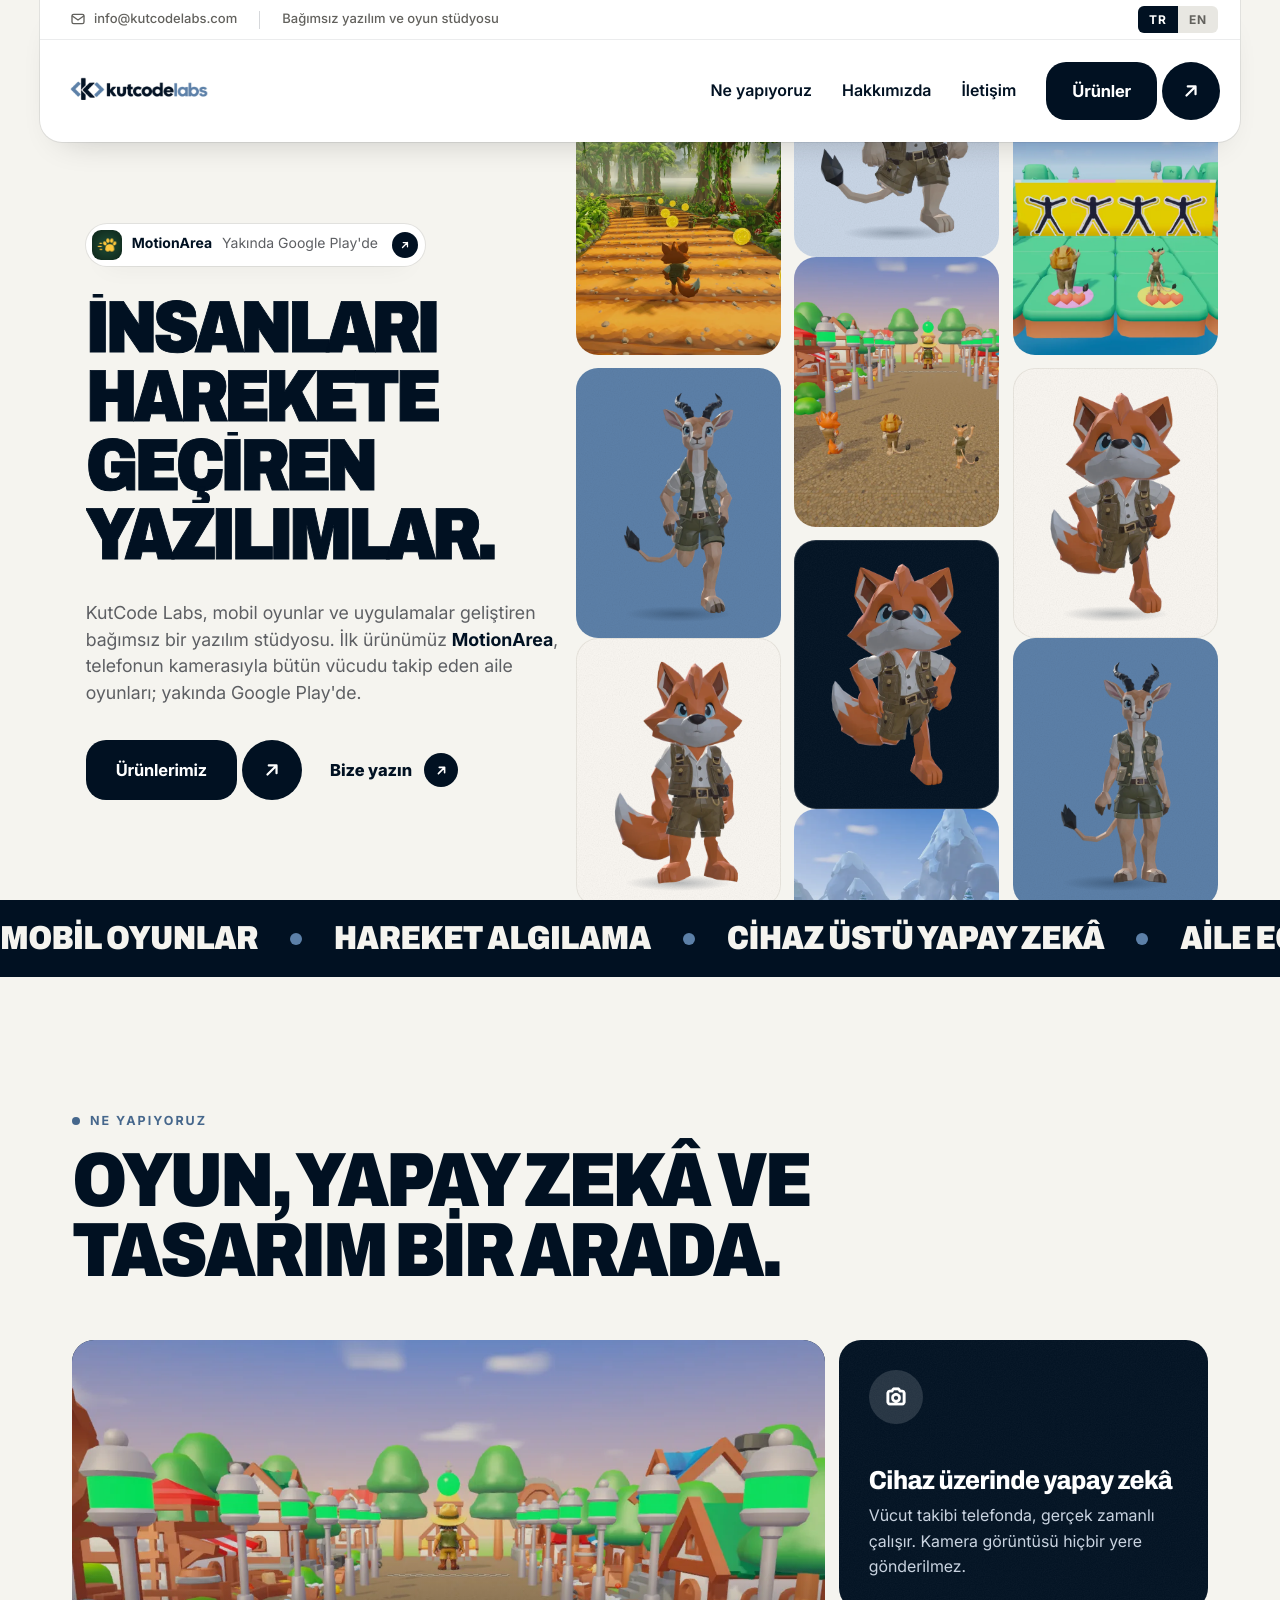
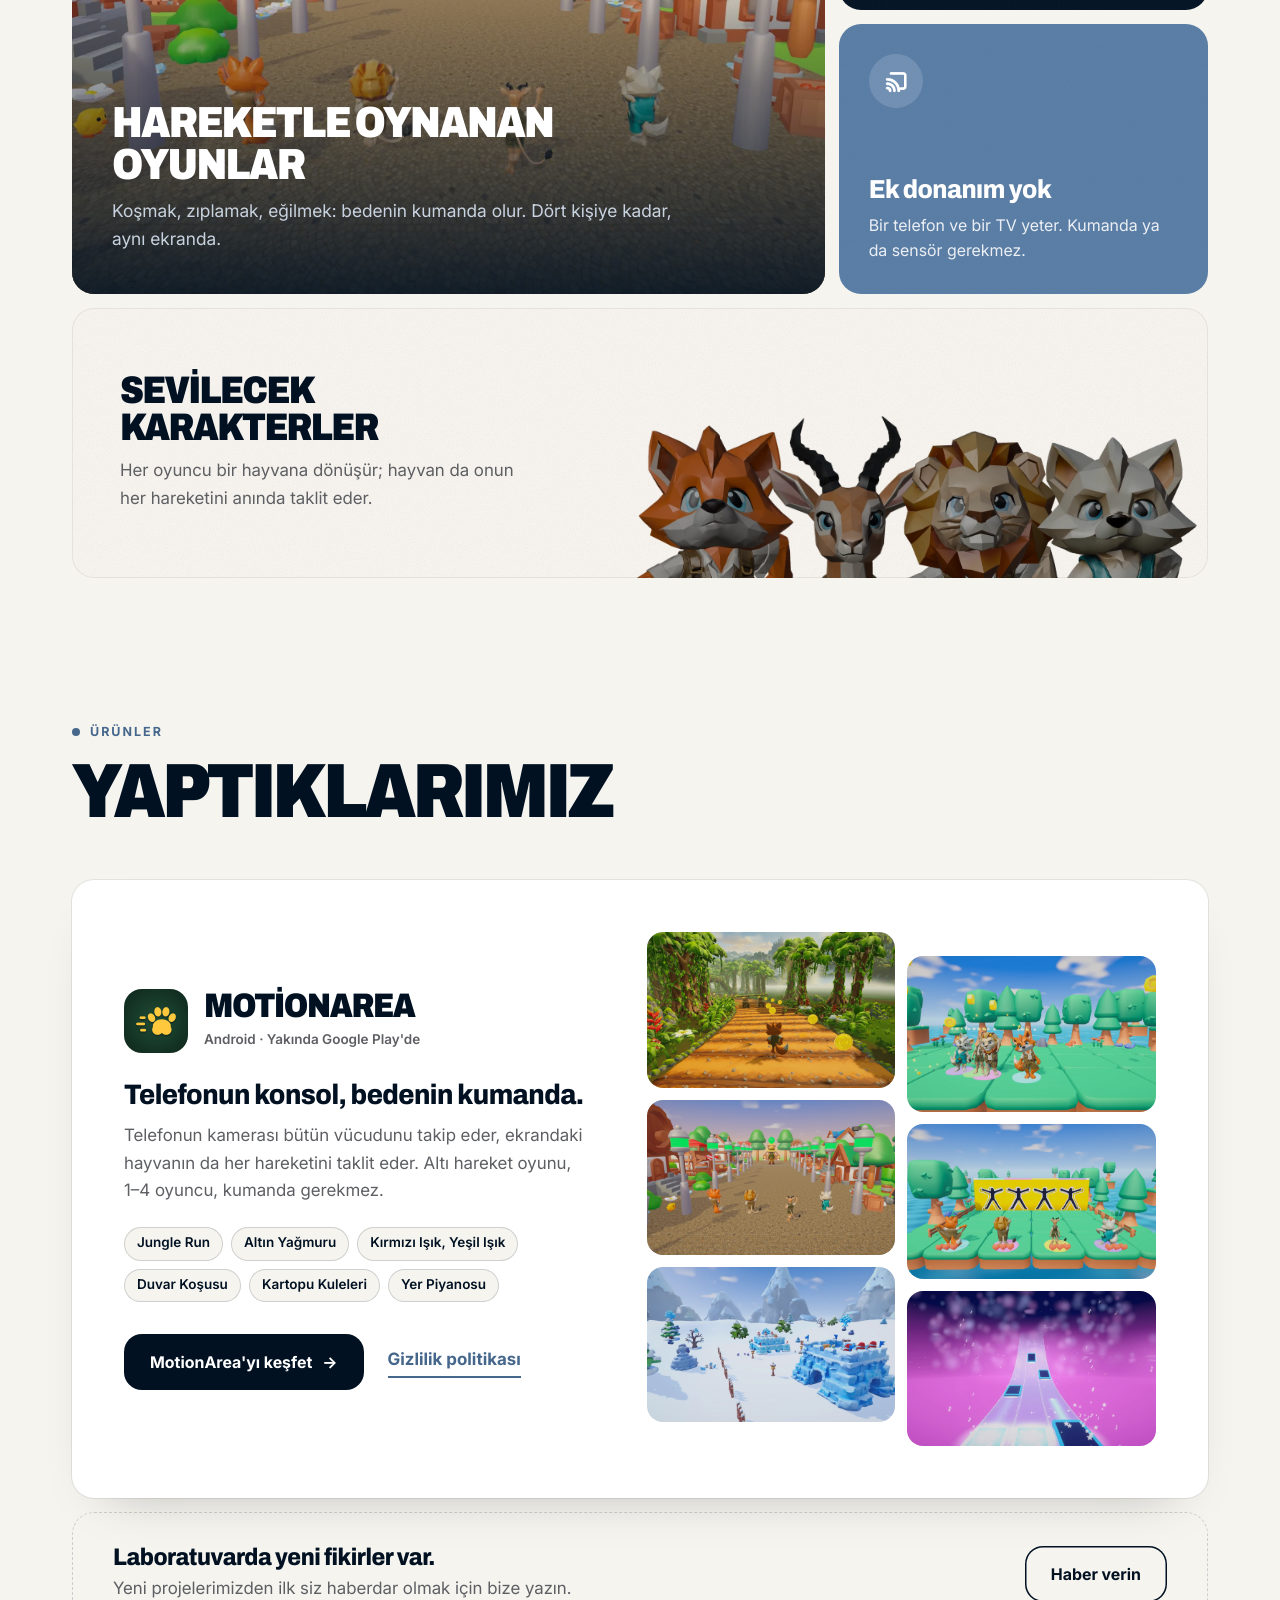
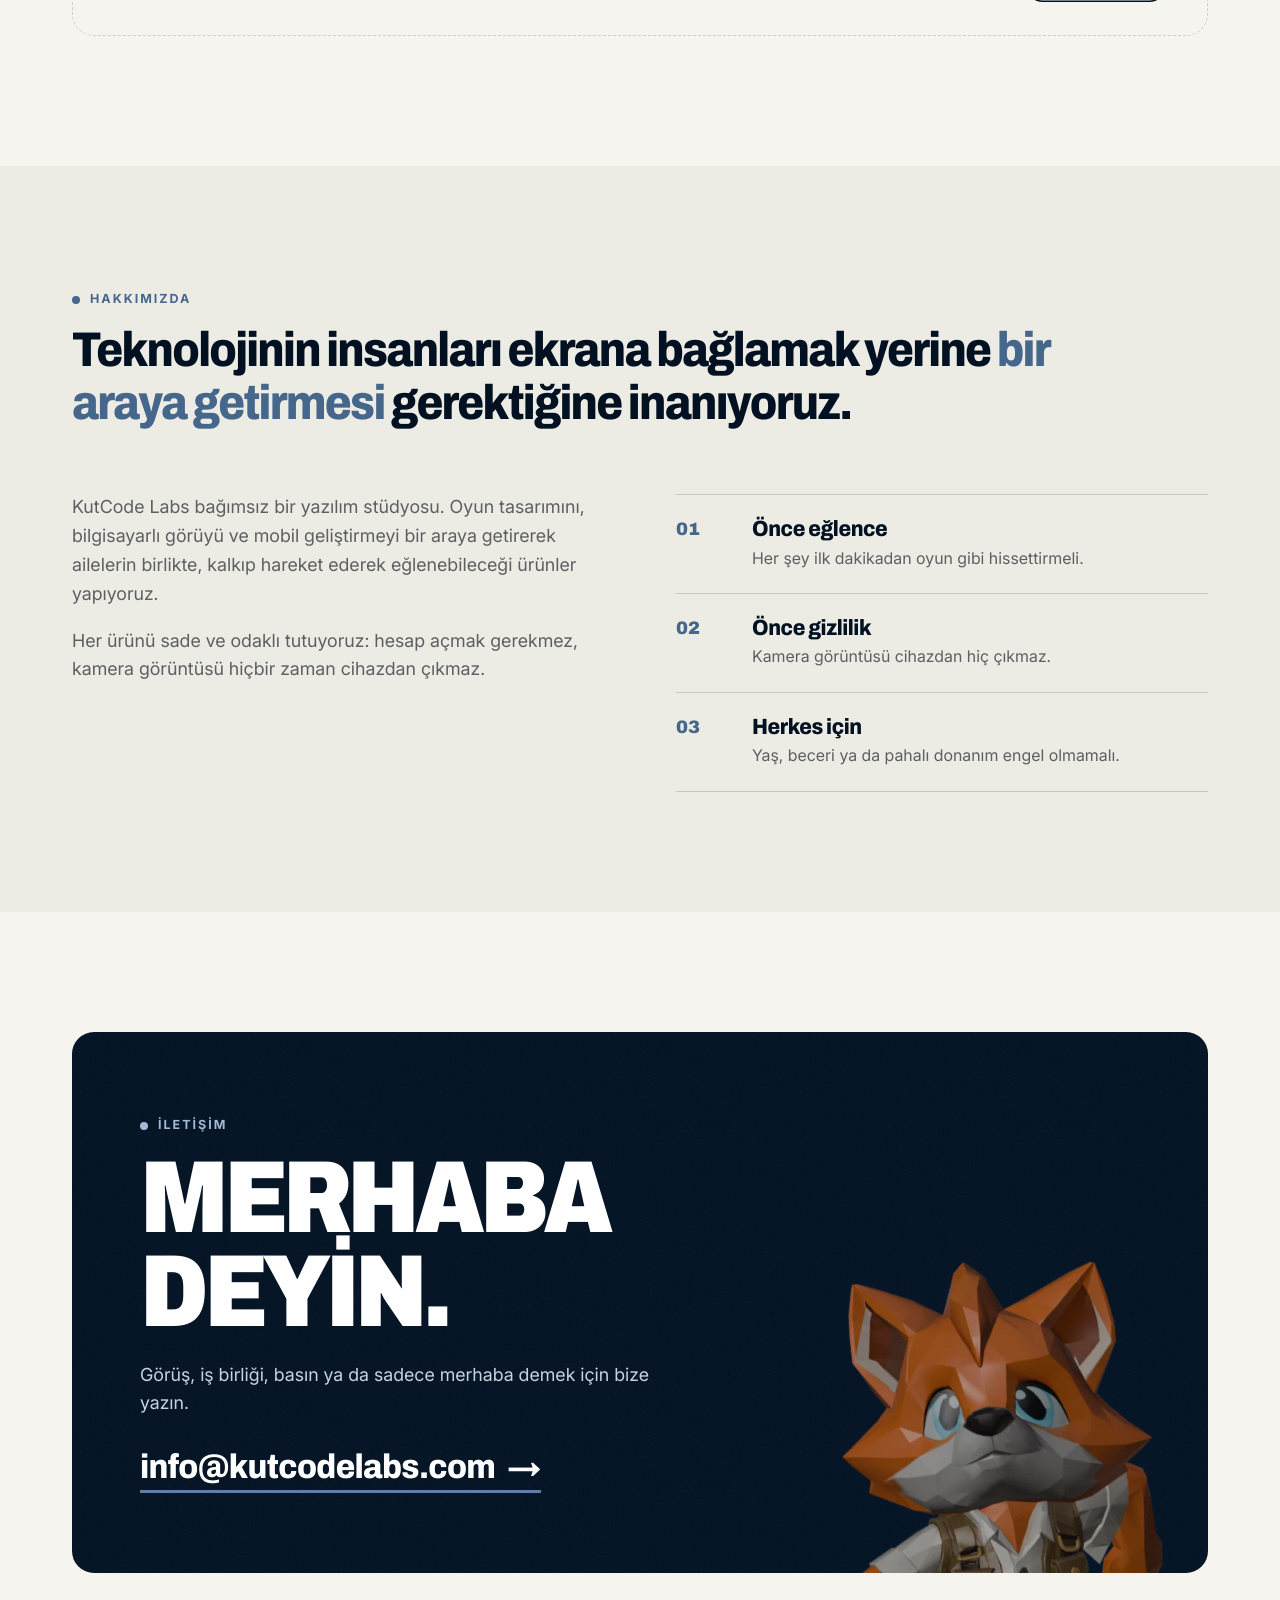
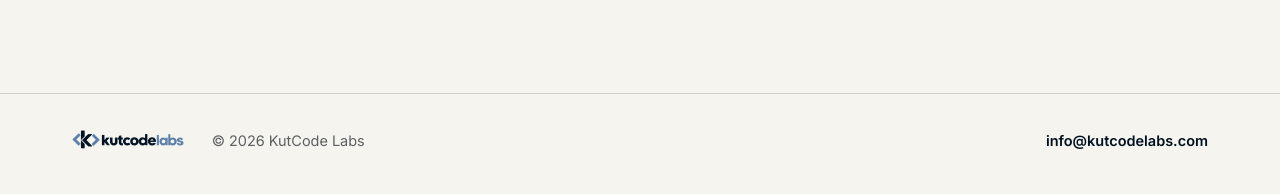
<file: index.html>
<!doctype html>
<html lang="tr" data-lang="tr" data-fixed-lang="tr">
<head>
<meta charset="utf-8">
<meta name="viewport" content="width=device-width, initial-scale=1, viewport-fit=cover">
<!-- seo:start -->
<title>KutCode Labs — Hareketle oynanan mobil oyunlar ve uygulamalar</title>
<meta name="description" content="Telefon kamerasıyla vücut hareketini algılayan mobil oyunlar geliştiren bağımsız stüdyo. İlk oyunumuz MotionArea: kumandasız, ailece 1–4 kişilik hareket oyunları.">
<meta name="keywords" content="KutCode Labs, kutcodelabs, MotionArea, mobil oyun stüdyosu, bağımsız oyun stüdyosu, Türk oyun stüdyosu, hareketle oynanan oyun, hareket oyunu, kameralı oyun, telefon kamerasıyla oyun, vücut hareketiyle oynanan oyun, vücut takibi, hareket algılama, cihaz üzerinde yapay zekâ, aile oyunu, çocuk oyunu, parti oyunu, kumandasız oyun, Kinect alternatifi, TV'de oynanan telefon oyunu, Android oyun, mobil uygulama geliştirme">
<meta name="author" content="KutCode Labs">
<meta name="publisher" content="KutCode Labs">
<meta name="robots" content="index, follow, max-image-preview:large, max-snippet:-1, max-video-preview:-1">
<link rel="canonical" href="https://kutcodelabs.com/">
<link rel="alternate" hreflang="tr" href="https://kutcodelabs.com/">
<link rel="alternate" hreflang="en" href="https://kutcodelabs.com/en/">
<link rel="alternate" hreflang="x-default" href="https://kutcodelabs.com/">
<meta property="og:type" content="website">
<meta property="og:site_name" content="KutCode Labs">
<meta property="og:title" content="KutCode Labs — Hareketle oynanan mobil oyunlar ve uygulamalar">
<meta property="og:description" content="Telefon kamerasıyla vücut hareketini algılayan mobil oyunlar geliştiren bağımsız stüdyo. İlk oyunumuz MotionArea: kumandasız, ailece 1–4 kişilik hareket oyunları.">
<meta property="og:url" content="https://kutcodelabs.com/">
<meta property="og:image" content="https://kutcodelabs.com/img/og-kutcode.jpg?v=2">
<meta property="og:image:width" content="1200">
<meta property="og:image:height" content="630">
<meta property="og:image:alt" content="KutCode Labs logosu ve MotionArea'nın hayvan karakterleri">
<meta property="og:locale" content="tr_TR">
<meta property="og:locale:alternate" content="en_US">
<meta name="twitter:card" content="summary_large_image">
<meta name="twitter:title" content="KutCode Labs — Hareketle oynanan mobil oyunlar ve uygulamalar">
<meta name="twitter:description" content="Telefon kamerasıyla vücut hareketini algılayan mobil oyunlar geliştiren bağımsız stüdyo. İlk oyunumuz MotionArea: kumandasız, ailece 1–4 kişilik hareket oyunları.">
<meta name="twitter:image" content="https://kutcodelabs.com/img/og-kutcode.jpg?v=2">
<meta name="twitter:image:alt" content="KutCode Labs logosu ve MotionArea'nın hayvan karakterleri">
<meta name="theme-color" content="#f5f4ef">
<meta name="application-name" content="KutCode Labs">
<meta name="apple-mobile-web-app-title" content="KutCode Labs">
<link rel="manifest" href="/site.webmanifest">
<script type="application/ld+json">
{
 "@context": "https://schema.org",
 "@graph": [
  {
   "@type": "Organization",
   "@id": "https://kutcodelabs.com/#organization",
   "name": "KutCode Labs",
   "alternateName": "kutcodelabs",
   "url": "https://kutcodelabs.com/",
   "logo": {
    "@type": "ImageObject",
    "url": "https://kutcodelabs.com/img/logo.png",
    "width": 394,
    "height": 120
   },
   "image": "https://kutcodelabs.com/img/og-kutcode.jpg",
   "email": "info@kutcodelabs.com",
   "description": "KutCode Labs, telefon kamerası ve cihaz üzerinde çalışan yapay zekâyla, hareketle oynanan mobil oyunlar ve uygulamalar geliştiren bağımsız bir yazılım stüdyosudur.",
   "founder": {
    "@type": "Person",
    "name": "Hilal Ulusoy"
   },
   "contactPoint": {
    "@type": "ContactPoint",
    "contactType": "customer support",
    "email": "info@kutcodelabs.com",
    "availableLanguage": [
     "Turkish",
     "English"
    ]
   },
   "knowsAbout": [
    "mobile game development",
    "motion games",
    "computer vision",
    "body tracking",
    "on-device machine learning",
    "family games",
    "Unity",
    "Android"
   ]
  },
  {
   "@type": "WebSite",
   "@id": "https://kutcodelabs.com/#website",
   "url": "https://kutcodelabs.com/",
   "name": "KutCode Labs",
   "inLanguage": [
    "tr",
    "en"
   ],
   "publisher": {
    "@id": "https://kutcodelabs.com/#organization"
   }
  },
  {
   "@type": "WebPage",
   "@id": "https://kutcodelabs.com/#webpage",
   "url": "https://kutcodelabs.com/",
   "name": "KutCode Labs — Hareketle oynanan mobil oyunlar ve uygulamalar",
   "description": "Telefon kamerasıyla vücut hareketini algılayan mobil oyunlar geliştiren bağımsız stüdyo. İlk oyunumuz MotionArea: kumandasız, ailece 1–4 kişilik hareket oyunları.",
   "inLanguage": "tr",
   "isPartOf": {
    "@id": "https://kutcodelabs.com/#website"
   },
   "about": {
    "@id": "https://kutcodelabs.com/#organization"
   },
   "primaryImageOfPage": {
    "@type": "ImageObject",
    "url": "https://kutcodelabs.com/img/og-kutcode.jpg"
   },
   "dateModified": "2026-10-13"
  },
  {
   "@type": [
    "VideoGame",
    "MobileApplication"
   ],
   "@id": "https://kutcodelabs.com/motionarea/#app",
   "name": "MotionArea",
   "url": "https://kutcodelabs.com/motionarea/",
   "operatingSystem": "Android",
   "applicationCategory": "GameApplication",
   "publisher": {
    "@id": "https://kutcodelabs.com/#organization"
   }
  }
 ]
}
</script>
<!-- seo:end -->
<link rel="icon" type="image/png" href="/favicon.png?v=2">
<link rel="apple-touch-icon" href="/apple-touch-icon.png?v=2">
<link rel="preconnect" href="https://fonts.googleapis.com">
<link rel="preconnect" href="https://fonts.gstatic.com" crossorigin>
<link href="https://fonts.googleapis.com/css2?family=Archivo:wdth,wght@62..125,100..900&family=Inter:wght@400;500;600;700;800&display=swap" rel="stylesheet">
<link rel="stylesheet" href="/styles.css?v=15">
<script src="/lang.js?v=5" defer></script>
<script src="/site.js?v=2" defer></script>
</head>
<body class="home">

<header class="hdr" data-open="false">
  <div class="util">
    <a class="u-item" href="mailto:info@kutcodelabs.com"><svg viewBox="0 0 24 24" fill="none" stroke="currentColor" stroke-width="2" stroke-linecap="round" stroke-linejoin="round" aria-hidden="true"><rect x="3" y="5" width="18" height="14" rx="2.5"/><path d="M3.5 7.5l8.5 6 8.5-6"/></svg><span>info@kutcodelabs.com</span></a>
    <span class="u-rule" aria-hidden="true"></span>
    <span class="u-item"><span lang="tr">Bağımsız yazılım ve oyun stüdyosu</span><span lang="en">Independent software &amp; game studio</span></span>
    <div class="lang" role="group" aria-label="Language"><button type="button" data-set="tr">TR</button><button type="button" data-set="en">EN</button></div>
  </div>
  <div class="main-row">
    <a class="brand" href="/" aria-label="KutCode Labs"><img src="/img/logo.png?v=2" alt="kutcodelabs" width="394" height="120"></a>
    <nav class="nav" aria-label="Main navigation">
      <a href="/#what"><span lang="tr">Ne yapıyoruz</span><span lang="en">What we do</span></a>
      <a href="/#about"><span lang="tr">Hakkımızda</span><span lang="en">About</span></a>
      <a href="/#contact"><span lang="tr">İletişim</span><span lang="en">Contact us</span></a>
    </nav>
    <a class="cta-pair" href="/#products"><span class="pill"><span lang="tr">Ürünler</span><span lang="en">Products</span></span><span class="circ"><svg viewBox="0 0 24 24" fill="none" stroke="currentColor" stroke-width="2.4" stroke-linecap="round" stroke-linejoin="round" aria-hidden="true"><path d="M5 12h14M13 6l6 6-6 6"/></svg></span></a>
    <button class="menu-btn" type="button" aria-expanded="false" aria-controls="menu"><span class="burger" aria-hidden="true"><i></i><i></i></span><span lang="tr">Menü</span><span lang="en">Menu</span></button>
  </div>
  <div class="panel" id="menu">
    <a href="/#products"><span lang="tr">Ürünler</span><span lang="en">Products</span></a>
    <a href="/#what"><span lang="tr">Ne yapıyoruz</span><span lang="en">What we do</span></a>
    <a href="/#about"><span lang="tr">Hakkımızda</span><span lang="en">About</span></a>
    <a href="/#contact"><span lang="tr">İletişim</span><span lang="en">Contact</span></a>
    <a href="/motionarea/">MotionArea</a>
    <div class="panel-foot"><a href="mailto:info@kutcodelabs.com">info@kutcodelabs.com</a><div class="lang" role="group" aria-label="Language"><button type="button" data-set="tr">TR</button><button type="button" data-set="en">EN</button></div></div>
  </div>
</header>

<main>
  <!-- The headline on the left; the games, the animals and a few numbers scrolling past on the right. -->
  <section class="stage-hero">
    <div class="hero-copy">
      <a class="hero-chip" href="/motionarea/"><img src="/img/motionarea-icon.png" alt="" width="30" height="30"><b>MotionArea</b><span lang="tr">Yakında Google Play'de</span><span lang="en">Coming soon to Google Play</span><span class="dot-arrow"><svg viewBox="0 0 24 24" fill="none" stroke="currentColor" stroke-width="2.6" stroke-linecap="round" stroke-linejoin="round" aria-hidden="true"><path d="M5 12h14M13 6l6 6-6 6"/></svg></span></a>
      <h1>
        <span lang="tr"><span class="ln"><span>İnsanları</span></span><span class="ln"><span>harekete</span></span><span class="ln"><span>geçiren</span></span><span class="ln"><span>yazılımlar.</span></span></span>
        <span lang="en"><span class="ln"><span>Software</span></span><span class="ln"><span>that gets</span></span><span class="ln"><span>people</span></span><span class="ln"><span>moving.</span></span></span>
      </h1>
      <p>
        <span lang="tr">KutCode Labs, mobil oyunlar ve uygulamalar geliştiren bağımsız bir yazılım stüdyosu. İlk ürünümüz <strong>MotionArea</strong>, telefonun kamerasıyla bütün vücudu takip eden aile oyunları; yakında Google Play'de.</span>
        <span lang="en">KutCode Labs is an independent software studio making mobile games and apps. Our first product, <strong>MotionArea</strong>, turns the phone's camera into a whole-body controller for family games — coming soon to Google Play.</span>
      </p>
      <div class="acts">
        <a class="cta-pair" href="#products"><span class="pill"><span lang="tr">Ürünlerimiz</span><span lang="en">Our products</span></span><span class="circ"><svg viewBox="0 0 24 24" fill="none" stroke="currentColor" stroke-width="2.4" stroke-linecap="round" stroke-linejoin="round" aria-hidden="true"><path d="M5 12h14M13 6l6 6-6 6"/></svg></span></a>
        <a class="text-link" href="#contact"><span lang="tr">Bize yazın</span><span lang="en">Write to us</span><span class="circ"><svg viewBox="0 0 24 24" fill="none" stroke="currentColor" stroke-width="2.6" stroke-linecap="round" stroke-linejoin="round" aria-hidden="true"><path d="M5 12h14M13 6l6 6-6 6"/></svg></span></a>
      </div>
    </div>
    <div class="grid" aria-hidden="true">
      <div class="col x2">
        <div class="cell ph" style="--pic: url('/img/hero-gold-rain.webp'); --pos: 33% 50%"></div>
        <div class="cell dark pet full"><img src="/img/animals-full/wolf-run.webp" alt="" width="399" height="640"></div>
        <div class="cell sand pet full"><img src="/img/animals-full/lion-run.webp" alt="" width="447" height="640"></div>
        <div class="cell pale pet full"><img src="/img/animals-full/gazelle-idle.webp" alt="" width="328" height="640"></div>
        <div class="cell cream pet full"><img src="/img/animals-full/fox-run.webp" alt="" width="383" height="640"></div>
        <div class="cell steel pet full"><img src="/img/animals-full/wolf-idle.webp" alt="" width="342" height="640"></div>
      </div>
      <div class="col x1">
        <div class="cell sand pet full"><img src="/img/animals-full/gazelle-run.webp" alt="" width="326" height="640"></div>
        <div class="cell ph" style="--pic: url('/img/hero-snowball-towers.webp'); --pos: 85% 50%"></div>
        <div class="cell steel pet full"><img src="/img/animals-full/fox-idle.webp" alt="" width="376" height="640"></div>
        <div class="cell ph" style="--pic: url('/img/hero-jungle-run.webp'); --pos: 85% 50%"></div>
        <div class="cell cream pet full"><img src="/img/animals-full/wolf-run.webp" alt="" width="399" height="640"></div>
        <div class="cell pale pet full"><img src="/img/animals-full/lion-idle.webp" alt="" width="398" height="640"></div>
      </div>
      <div class="col c1">
        <div class="cell ph" style="--pic: url('/img/hero-jungle-run.webp'); --pos: 52% 50%"></div>
        <div class="cell steel pet full"><img src="/img/animals-full/gazelle-run.webp" alt="" width="326" height="640"></div>
        <div class="cell cream pet full"><img src="/img/animals-full/fox-idle.webp" alt="" width="376" height="640"></div>
        <div class="cell sand pet full"><img src="/img/animals-full/lion-idle.webp" alt="" width="398" height="640"></div>
        <div class="cell ph" style="--pic: url('/img/hero-gold-rain.webp'); --pos: 33% 50%"></div>
        <div class="cell pale pet full"><img src="/img/animals-full/wolf-idle.webp" alt="" width="342" height="640"></div>
      </div>
      <div class="col c2">
        <div class="cell pale pet full"><img src="/img/animals-full/lion-run.webp" alt="" width="447" height="640"></div>
        <div class="cell ph" style="--pic: url('/img/hero-red-light.webp'); --pos: 42% 50%"></div>
        <div class="cell dark pet full"><img src="/img/animals-full/fox-run.webp" alt="" width="383" height="640"></div>
        <div class="cell ph" style="--pic: url('/img/hero-snowball-towers.webp'); --pos: 40% 50%"></div>
        <div class="cell steel pet full"><img src="/img/animals-full/gazelle-idle.webp" alt="" width="328" height="640"></div>
        <div class="cell sand pet full"><img src="/img/animals-full/wolf-idle.webp" alt="" width="342" height="640"></div>
      </div>
      <div class="col c3">
        <div class="cell ph" style="--pic: url('/img/hero-wall-rush.webp')"></div>
        <div class="cell cream pet full"><img src="/img/animals-full/fox-run.webp" alt="" width="383" height="640"></div>
        <div class="cell steel pet full"><img src="/img/animals-full/gazelle-idle.webp" alt="" width="328" height="640"></div>
        <div class="cell dark pet full"><img src="/img/animals-full/lion-run.webp" alt="" width="447" height="640"></div>
        <div class="cell ph" style="--pic: url('/img/hero-floor-piano.webp')"></div>
        <div class="cell sand pet full"><img src="/img/animals-full/wolf-run.webp" alt="" width="399" height="640"></div>
      </div>
    </div>
  </section>

  <div class="marquee" aria-hidden="true">
    <div class="track" lang="tr"><span>MOBİL OYUNLAR</span><span>HAREKET ALGILAMA</span><span>CİHAZ ÜSTÜ YAPAY ZEKÂ</span><span>AİLE EĞLENCESİ</span><span>ÖNCE GİZLİLİK</span><span>MOBİL OYUNLAR</span><span>HAREKET ALGILAMA</span><span>CİHAZ ÜSTÜ YAPAY ZEKÂ</span><span>AİLE EĞLENCESİ</span><span>ÖNCE GİZLİLİK</span></div>
    <div class="track" lang="en"><span>MOBILE GAMES</span><span>MOTION TRACKING</span><span>ON-DEVICE AI</span><span>FAMILY FUN</span><span>PRIVACY FIRST</span><span>MOBILE GAMES</span><span>MOTION TRACKING</span><span>ON-DEVICE AI</span><span>FAMILY FUN</span><span>PRIVACY FIRST</span></div>
  </div>

  <!-- What we do, as tiles of different sizes. -->
  <section class="what">
    <div class="wrap" id="what">
      <div class="what-head" data-reveal>
        <div class="kicker"><span lang="tr">Ne yapıyoruz</span><span lang="en">What we do</span></div>
        <h2><span lang="tr">Oyun, yapay zekâ ve tasarım bir arada.</span><span lang="en">Games, AI and design under one roof.</span></h2>
      </div>
      <div class="bento">
        <article class="tile tile-play" data-reveal>
          <img src="/img/hero-red-light.webp" alt="MotionArea Kırmızı Işık, Yeşil Işık oyununda dört oyuncu hayvan karakterleriyle koşuyor" width="1920" height="864" loading="lazy">
          <div class="tile-text">
            <h3><span lang="tr">Hareketle oynanan oyunlar</span><span lang="en">Games you play by moving</span></h3>
            <p><span lang="tr">Koşmak, zıplamak, eğilmek: bedenin kumanda olur. Dört kişiye kadar, aynı ekranda.</span><span lang="en">Run, jump, lean: your body becomes the controller. Up to four players on one screen.</span></p>
          </div>
        </article>
        <article class="tile tile-ai" style="--icon: url('/img/icons/camera.png')" data-reveal>
          <span class="ic"></span>
          <div class="tile-text">
            <h3><span lang="tr">Cihaz üzerinde yapay zekâ</span><span lang="en">On-device AI</span></h3>
            <p><span lang="tr">Vücut takibi telefonda, gerçek zamanlı çalışır. Kamera görüntüsü hiçbir yere gönderilmez.</span><span lang="en">Body tracking runs on the phone, in real time. The camera picture is never sent anywhere.</span></p>
          </div>
        </article>
        <article class="tile tile-free" style="--icon: url('/img/icons/cast.png')" data-reveal>
          <span class="ic"></span>
          <div class="tile-text">
            <h3><span lang="tr">Ek donanım yok</span><span lang="en">No extra hardware</span></h3>
            <p><span lang="tr">Bir telefon ve bir TV yeter. Kumanda ya da sensör gerekmez.</span><span lang="en">A phone and a TV are enough. No controllers, no sensors.</span></p>
          </div>
        </article>
        <article class="tile tile-pets" data-reveal>
          <div class="tile-text">
            <h3><span lang="tr">Sevilecek karakterler</span><span lang="en">Characters to love</span></h3>
            <p><span lang="tr">Her oyuncu bir hayvana dönüşür; hayvan da onun her hareketini anında taklit eder.</span><span lang="en">Every player becomes an animal that copies their every move the moment they make it.</span></p>
          </div>
          <div class="pets-row">
            <img src="/img/animals/fox.webp" alt="" width="397" height="420" loading="lazy">
            <img src="/img/animals/gazelle.webp" alt="" width="377" height="420" loading="lazy">
            <img src="/img/animals/lion.webp" alt="" width="411" height="420" loading="lazy">
            <img src="/img/animals/wolf.webp" alt="" width="420" height="413" loading="lazy">
          </div>
        </article>
      </div>
    </div>
  </section>

  <section id="products" class="products">
    <div class="wrap">
      <div class="what-head" data-reveal>
        <div class="kicker"><span lang="tr">Ürünler</span><span lang="en">Products</span></div>
        <h2><span lang="tr">Yaptıklarımız</span><span lang="en">What we've made</span></h2>
      </div>
      <article class="product" data-reveal>
        <div class="product-text">
          <div class="product-id">
            <img src="/img/motionarea-icon.png" alt="" width="64" height="64">
            <div>
              <h3>MotionArea</h3>
              <span class="status"><span lang="tr">Android · Yakında Google Play'de</span><span lang="en">Android · Coming soon to Google Play</span></span>
            </div>
          </div>
          <p class="product-line"><span lang="tr">Telefonun konsol, bedenin kumanda.</span><span lang="en">Your phone is the console, your body the controller.</span></p>
          <p><span lang="tr">Telefonun kamerası bütün vücudunu takip eder, ekrandaki hayvanın da her hareketini taklit eder. Altı hareket oyunu, 1–4 oyuncu, kumanda gerekmez.</span><span lang="en">The phone's camera follows your whole body and your animal on screen copies every move. Six motion games, 1–4 players, no controller needed.</span></p>
          <ul class="chips">
            <li>Jungle Run</li>
            <li><span lang="tr">Altın Yağmuru</span><span lang="en">Gold Rain</span></li>
            <li><span lang="tr">Kırmızı Işık, Yeşil Işık</span><span lang="en">Red Light, Green Light</span></li>
            <li><span lang="tr">Duvar Koşusu</span><span lang="en">Wall Rush</span></li>
            <li><span lang="tr">Kartopu Kuleleri</span><span lang="en">Snowball Towers</span></li>
            <li><span lang="tr">Yer Piyanosu</span><span lang="en">Floor Piano</span></li>
          </ul>
          <div class="cta">
            <a class="button" href="/motionarea/"><span lang="tr">MotionArea'yı keşfet</span><span lang="en">Explore MotionArea</span> <span class="arrow" aria-hidden="true">→</span></a>
            <a class="link" href="/motionarea/privacy/"><span lang="tr">Gizlilik politikası</span><span lang="en">Privacy policy</span></a>
          </div>
        </div>
        <a class="mosaic" href="/motionarea/" aria-label="MotionArea">
          <img src="/img/hero-jungle-run.webp" alt="MotionArea hareket oyunu: Jungle Run" width="1920" height="864" loading="lazy">
          <img src="/img/hero-gold-rain.webp" alt="MotionArea hareket oyunu: Altın Yağmuru" width="1920" height="864" loading="lazy">
          <img src="/img/hero-red-light.webp" alt="MotionArea hareket oyunu: Kırmızı Işık, Yeşil Işık" width="1920" height="864" loading="lazy">
          <img src="/img/hero-wall-rush.webp" alt="MotionArea hareket oyunu: Duvar Koşusu" width="1920" height="864" loading="lazy">
          <img src="/img/hero-snowball-towers.webp" alt="MotionArea hareket oyunu: Kartopu Kuleleri" width="1920" height="864" loading="lazy">
          <img src="/img/hero-floor-piano.webp" alt="MotionArea hareket oyunu: Yer Piyanosu" width="1920" height="864" loading="lazy">
        </a>
      </article>
      <div class="lab" data-reveal>
        <div>
          <h3><span lang="tr">Laboratuvarda yeni fikirler var.</span><span lang="en">More ideas are brewing in the lab.</span></h3>
          <p><span lang="tr">Yeni projelerimizden ilk siz haberdar olmak için bize yazın.</span><span lang="en">Write to us to be the first to hear about what's next.</span></p>
        </div>
        <a class="button ghost-dark" href="mailto:info@kutcodelabs.com"><span lang="tr">Haber verin</span><span lang="en">Keep me posted</span></a>
      </div>
    </div>
  </section>

  <section class="about">
    <div class="wrap" id="about">
      <div class="kicker" data-reveal><span lang="tr">Hakkımızda</span><span lang="en">About us</span></div>
      <p class="statement" data-reveal>
        <span lang="tr">Teknolojinin insanları ekrana bağlamak yerine <em>bir araya getirmesi</em> gerektiğine inanıyoruz.</span>
        <span lang="en">We believe technology should <em>bring people together</em>, not glue them to a screen.</span>
      </p>
      <div class="about-grid">
        <div class="about-text" data-reveal>
          <p><span lang="tr">KutCode Labs bağımsız bir yazılım stüdyosu. Oyun tasarımını, bilgisayarlı görüyü ve mobil geliştirmeyi bir araya getirerek ailelerin birlikte, kalkıp hareket ederek eğlenebileceği ürünler yapıyoruz.</span><span lang="en">KutCode Labs is an independent software studio. We bring together game design, computer vision and mobile development to make things families can enjoy together, up on their feet.</span></p>
          <p><span lang="tr">Her ürünü sade ve odaklı tutuyoruz: hesap açmak gerekmez, kamera görüntüsü hiçbir zaman cihazdan çıkmaz.</span><span lang="en">We keep every product simple and focused: no account to create, and the camera picture never leaves the device.</span></p>
        </div>
        <ol class="values" data-reveal>
          <li><b>01</b><div><h3><span lang="tr">Önce eğlence</span><span lang="en">Fun first</span></h3><p><span lang="tr">Her şey ilk dakikadan oyun gibi hissettirmeli.</span><span lang="en">Everything should feel like play from the first minute.</span></p></div></li>
          <li><b>02</b><div><h3><span lang="tr">Önce gizlilik</span><span lang="en">Privacy first</span></h3><p><span lang="tr">Kamera görüntüsü cihazdan hiç çıkmaz.</span><span lang="en">The camera picture never leaves the device.</span></p></div></li>
          <li><b>03</b><div><h3><span lang="tr">Herkes için</span><span lang="en">For everyone</span></h3><p><span lang="tr">Yaş, beceri ya da pahalı donanım engel olmamalı.</span><span lang="en">Age, skill or pricey hardware shouldn't stand in the way.</span></p></div></li>
        </ol>
      </div>
    </div>
  </section>

  <section class="contact">
    <div class="wrap" id="contact">
      <div class="contact-card" data-reveal>
        <img class="peek" src="/img/animals/fox.webp" alt="" width="397" height="420" loading="lazy">
        <div class="contact-text">
          <div class="kicker"><span lang="tr">İletişim</span><span lang="en">Contact</span></div>
          <h2><span lang="tr">Merhaba deyin.</span><span lang="en">Say hello.</span></h2>
          <p><span lang="tr">Görüş, iş birliği, basın ya da sadece merhaba demek için bize yazın.</span><span lang="en">Feedback, partnerships, press, or just to say hi: drop us a line.</span></p>
          <a class="mail" href="mailto:info@kutcodelabs.com">info@kutcodelabs.com <span aria-hidden="true">→</span></a>
        </div>
      </div>
    </div>
  </section>
</main>

<footer>
  <div class="wrap">
    <img class="foot-logo" src="/img/logo.png?v=2" alt="kutcodelabs" width="394" height="120">
    <span>© <span id="year">2026</span> KutCode Labs</span>
    <a class="spacer" href="mailto:info@kutcodelabs.com">info@kutcodelabs.com</a>
  </div>
</footer>

</body>
</html>
</file>
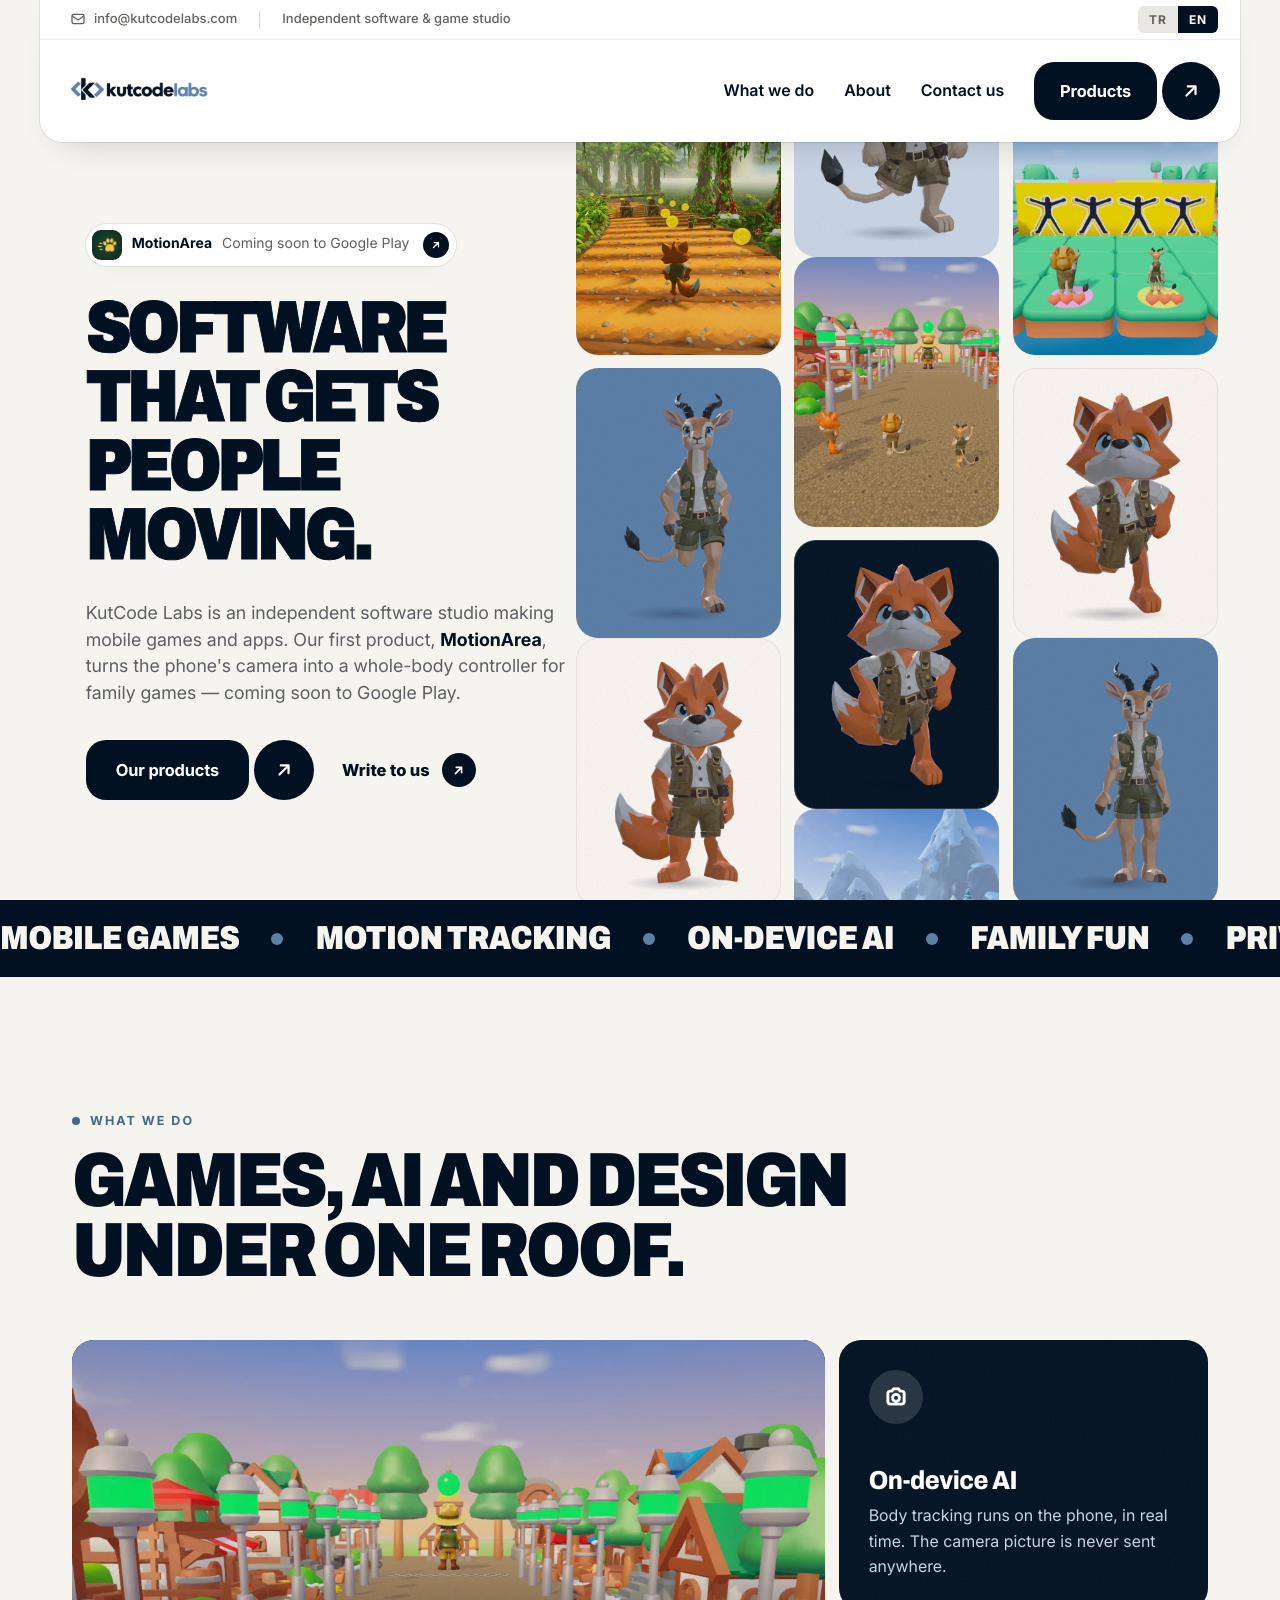
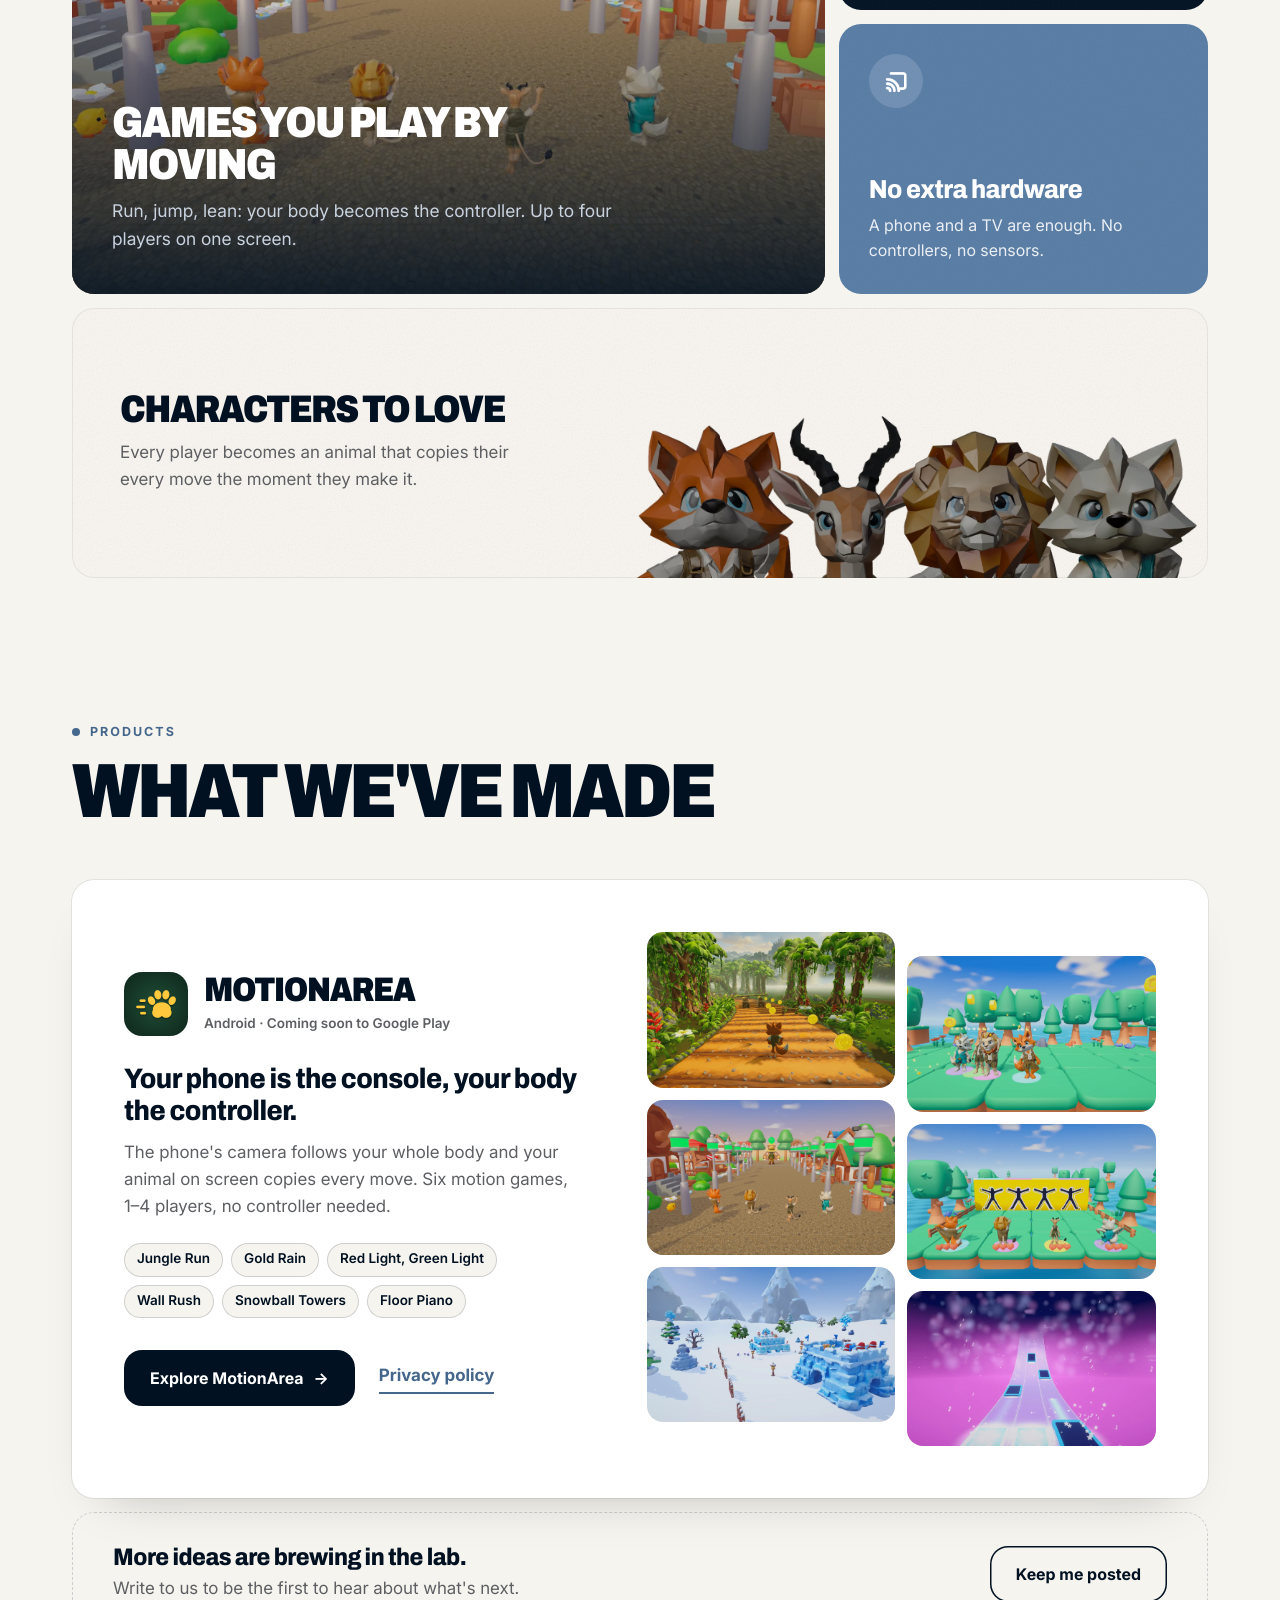
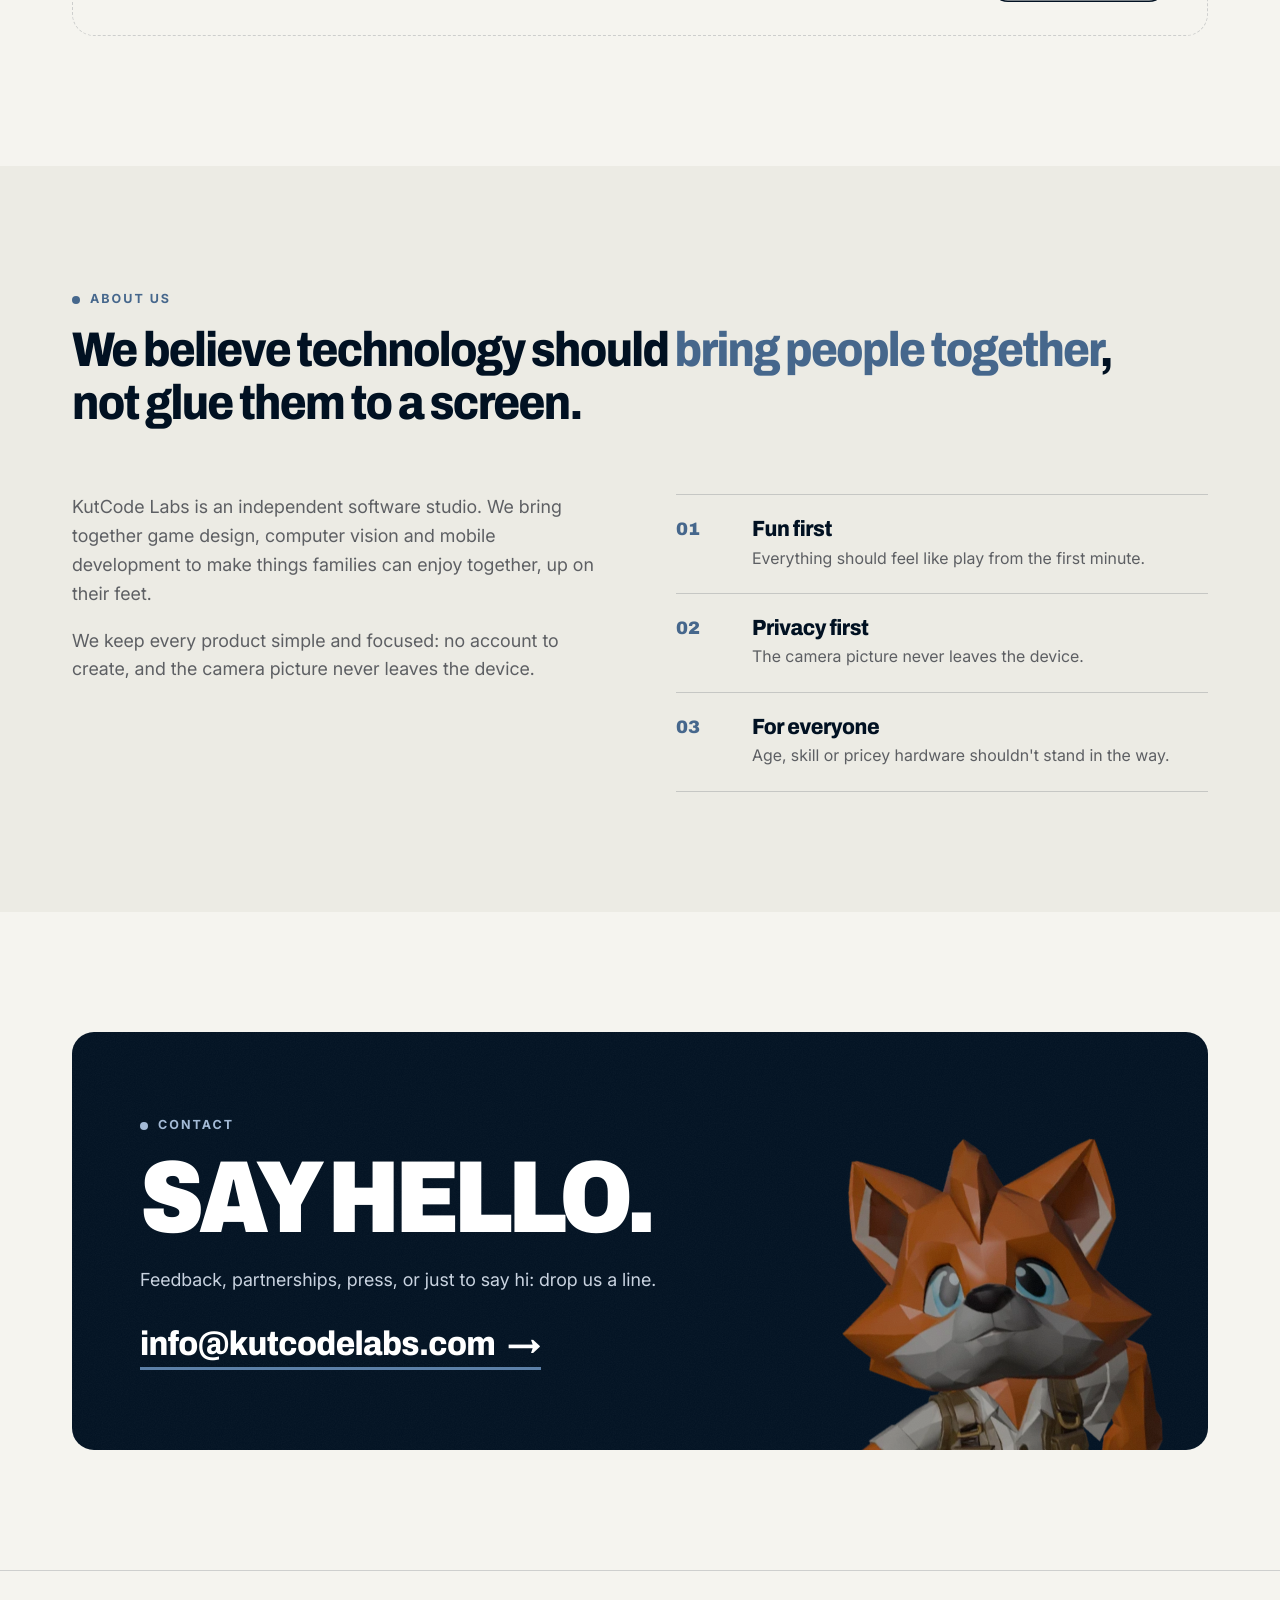
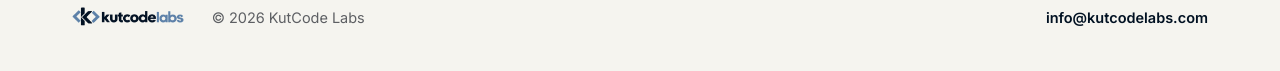
<file: en/index.html>
<!doctype html>
<!-- Made by tools/seo.py from index.html: edit that page, not this one. -->
<html lang="en" data-lang="en" data-fixed-lang="en">
<head>
<meta charset="utf-8">
<meta name="viewport" content="width=device-width, initial-scale=1, viewport-fit=cover">
<!-- seo:start -->
<title>KutCode Labs — Mobile games and apps you play by moving</title>
<meta name="description" content="Independent studio making mobile games that read your body through the phone's camera. Our first, MotionArea: controller-free motion games for 1–4 players.">
<meta name="keywords" content="KutCode Labs, kutcodelabs, MotionArea, mobile game studio, independent game studio, motion games, camera games, games played with the phone camera, full-body motion game, body tracking, motion detection, on-device AI, family games, kids games, party games, controller-free games, Kinect alternative, phone game on TV, Android games, mobile app development">
<meta name="author" content="KutCode Labs">
<meta name="publisher" content="KutCode Labs">
<meta name="robots" content="index, follow, max-image-preview:large, max-snippet:-1, max-video-preview:-1">
<link rel="canonical" href="https://kutcodelabs.com/en/">
<link rel="alternate" hreflang="tr" href="https://kutcodelabs.com/">
<link rel="alternate" hreflang="en" href="https://kutcodelabs.com/en/">
<link rel="alternate" hreflang="x-default" href="https://kutcodelabs.com/">
<meta property="og:type" content="website">
<meta property="og:site_name" content="KutCode Labs">
<meta property="og:title" content="KutCode Labs — Mobile games and apps you play by moving">
<meta property="og:description" content="Independent studio making mobile games that read your body through the phone's camera. Our first, MotionArea: controller-free motion games for 1–4 players.">
<meta property="og:url" content="https://kutcodelabs.com/en/">
<meta property="og:image" content="https://kutcodelabs.com/img/og-kutcode.jpg?v=2">
<meta property="og:image:width" content="1200">
<meta property="og:image:height" content="630">
<meta property="og:image:alt" content="The KutCode Labs logo and MotionArea's animal characters">
<meta property="og:locale" content="en_US">
<meta property="og:locale:alternate" content="tr_TR">
<meta name="twitter:card" content="summary_large_image">
<meta name="twitter:title" content="KutCode Labs — Mobile games and apps you play by moving">
<meta name="twitter:description" content="Independent studio making mobile games that read your body through the phone's camera. Our first, MotionArea: controller-free motion games for 1–4 players.">
<meta name="twitter:image" content="https://kutcodelabs.com/img/og-kutcode.jpg?v=2">
<meta name="twitter:image:alt" content="The KutCode Labs logo and MotionArea's animal characters">
<meta name="theme-color" content="#f5f4ef">
<meta name="application-name" content="KutCode Labs">
<meta name="apple-mobile-web-app-title" content="KutCode Labs">
<link rel="manifest" href="/site.webmanifest">
<script type="application/ld+json">
{
 "@context": "https://schema.org",
 "@graph": [
  {
   "@type": "Organization",
   "@id": "https://kutcodelabs.com/#organization",
   "name": "KutCode Labs",
   "alternateName": "kutcodelabs",
   "url": "https://kutcodelabs.com/",
   "logo": {
    "@type": "ImageObject",
    "url": "https://kutcodelabs.com/img/logo.png",
    "width": 394,
    "height": 120
   },
   "image": "https://kutcodelabs.com/img/og-kutcode.jpg",
   "email": "info@kutcodelabs.com",
   "description": "KutCode Labs is an independent software studio making mobile games and apps people play by moving, using the phone's camera and on-device AI.",
   "founder": {
    "@type": "Person",
    "name": "Hilal Ulusoy"
   },
   "contactPoint": {
    "@type": "ContactPoint",
    "contactType": "customer support",
    "email": "info@kutcodelabs.com",
    "availableLanguage": [
     "Turkish",
     "English"
    ]
   },
   "knowsAbout": [
    "mobile game development",
    "motion games",
    "computer vision",
    "body tracking",
    "on-device machine learning",
    "family games",
    "Unity",
    "Android"
   ]
  },
  {
   "@type": "WebSite",
   "@id": "https://kutcodelabs.com/#website",
   "url": "https://kutcodelabs.com/",
   "name": "KutCode Labs",
   "inLanguage": [
    "tr",
    "en"
   ],
   "publisher": {
    "@id": "https://kutcodelabs.com/#organization"
   }
  },
  {
   "@type": "WebPage",
   "@id": "https://kutcodelabs.com/en/#webpage",
   "url": "https://kutcodelabs.com/en/",
   "name": "KutCode Labs — Mobile games and apps you play by moving",
   "description": "Independent studio making mobile games that read your body through the phone's camera. Our first, MotionArea: controller-free motion games for 1–4 players.",
   "inLanguage": "en",
   "isPartOf": {
    "@id": "https://kutcodelabs.com/#website"
   },
   "about": {
    "@id": "https://kutcodelabs.com/#organization"
   },
   "primaryImageOfPage": {
    "@type": "ImageObject",
    "url": "https://kutcodelabs.com/img/og-kutcode.jpg"
   },
   "dateModified": "2026-10-13"
  },
  {
   "@type": [
    "VideoGame",
    "MobileApplication"
   ],
   "@id": "https://kutcodelabs.com/motionarea/#app",
   "name": "MotionArea",
   "url": "https://kutcodelabs.com/en/motionarea/",
   "operatingSystem": "Android",
   "applicationCategory": "GameApplication",
   "publisher": {
    "@id": "https://kutcodelabs.com/#organization"
   }
  }
 ]
}
</script>
<!-- seo:end -->
<link rel="icon" type="image/png" href="/favicon.png?v=2">
<link rel="apple-touch-icon" href="/apple-touch-icon.png?v=2">
<link rel="preconnect" href="https://fonts.googleapis.com">
<link rel="preconnect" href="https://fonts.gstatic.com" crossorigin>
<link href="https://fonts.googleapis.com/css2?family=Archivo:wdth,wght@62..125,100..900&family=Inter:wght@400;500;600;700;800&display=swap" rel="stylesheet">
<link rel="stylesheet" href="/styles.css?v=15">
<script src="/lang.js?v=5" defer></script>
<script src="/site.js?v=2" defer></script>
</head>
<body class="home">

<header class="hdr" data-open="false">
  <div class="util">
    <a class="u-item" href="mailto:info@kutcodelabs.com"><svg viewBox="0 0 24 24" fill="none" stroke="currentColor" stroke-width="2" stroke-linecap="round" stroke-linejoin="round" aria-hidden="true"><rect x="3" y="5" width="18" height="14" rx="2.5"/><path d="M3.5 7.5l8.5 6 8.5-6"/></svg><span>info@kutcodelabs.com</span></a>
    <span class="u-rule" aria-hidden="true"></span>
    <span class="u-item"><span lang="tr">Bağımsız yazılım ve oyun stüdyosu</span><span lang="en">Independent software &amp; game studio</span></span>
    <div class="lang" role="group" aria-label="Language"><button type="button" data-set="tr">TR</button><button type="button" data-set="en">EN</button></div>
  </div>
  <div class="main-row">
    <a class="brand" href="/en/" aria-label="KutCode Labs"><img src="/img/logo.png?v=2" alt="kutcodelabs" width="394" height="120"></a>
    <nav class="nav" aria-label="Main navigation">
      <a href="/en/#what"><span lang="tr">Ne yapıyoruz</span><span lang="en">What we do</span></a>
      <a href="/en/#about"><span lang="tr">Hakkımızda</span><span lang="en">About</span></a>
      <a href="/en/#contact"><span lang="tr">İletişim</span><span lang="en">Contact us</span></a>
    </nav>
    <a class="cta-pair" href="/en/#products"><span class="pill"><span lang="tr">Ürünler</span><span lang="en">Products</span></span><span class="circ"><svg viewBox="0 0 24 24" fill="none" stroke="currentColor" stroke-width="2.4" stroke-linecap="round" stroke-linejoin="round" aria-hidden="true"><path d="M5 12h14M13 6l6 6-6 6"/></svg></span></a>
    <button class="menu-btn" type="button" aria-expanded="false" aria-controls="menu"><span class="burger" aria-hidden="true"><i></i><i></i></span><span lang="tr">Menü</span><span lang="en">Menu</span></button>
  </div>
  <div class="panel" id="menu">
    <a href="/en/#products"><span lang="tr">Ürünler</span><span lang="en">Products</span></a>
    <a href="/en/#what"><span lang="tr">Ne yapıyoruz</span><span lang="en">What we do</span></a>
    <a href="/en/#about"><span lang="tr">Hakkımızda</span><span lang="en">About</span></a>
    <a href="/en/#contact"><span lang="tr">İletişim</span><span lang="en">Contact</span></a>
    <a href="/en/motionarea/">MotionArea</a>
    <div class="panel-foot"><a href="mailto:info@kutcodelabs.com">info@kutcodelabs.com</a><div class="lang" role="group" aria-label="Language"><button type="button" data-set="tr">TR</button><button type="button" data-set="en">EN</button></div></div>
  </div>
</header>

<main>
  <!-- The headline on the left; the games, the animals and a few numbers scrolling past on the right. -->
  <section class="stage-hero">
    <div class="hero-copy">
      <a class="hero-chip" href="/en/motionarea/"><img src="/img/motionarea-icon.png" alt="" width="30" height="30"><b>MotionArea</b><span lang="tr">Yakında Google Play'de</span><span lang="en">Coming soon to Google Play</span><span class="dot-arrow"><svg viewBox="0 0 24 24" fill="none" stroke="currentColor" stroke-width="2.6" stroke-linecap="round" stroke-linejoin="round" aria-hidden="true"><path d="M5 12h14M13 6l6 6-6 6"/></svg></span></a>
      <h1>
        <span lang="tr"><span class="ln"><span>İnsanları</span></span><span class="ln"><span>harekete</span></span><span class="ln"><span>geçiren</span></span><span class="ln"><span>yazılımlar.</span></span></span>
        <span lang="en"><span class="ln"><span>Software</span></span><span class="ln"><span>that gets</span></span><span class="ln"><span>people</span></span><span class="ln"><span>moving.</span></span></span>
      </h1>
      <p>
        <span lang="tr">KutCode Labs, mobil oyunlar ve uygulamalar geliştiren bağımsız bir yazılım stüdyosu. İlk ürünümüz <strong>MotionArea</strong>, telefonun kamerasıyla bütün vücudu takip eden aile oyunları; yakında Google Play'de.</span>
        <span lang="en">KutCode Labs is an independent software studio making mobile games and apps. Our first product, <strong>MotionArea</strong>, turns the phone's camera into a whole-body controller for family games — coming soon to Google Play.</span>
      </p>
      <div class="acts">
        <a class="cta-pair" href="#products"><span class="pill"><span lang="tr">Ürünlerimiz</span><span lang="en">Our products</span></span><span class="circ"><svg viewBox="0 0 24 24" fill="none" stroke="currentColor" stroke-width="2.4" stroke-linecap="round" stroke-linejoin="round" aria-hidden="true"><path d="M5 12h14M13 6l6 6-6 6"/></svg></span></a>
        <a class="text-link" href="#contact"><span lang="tr">Bize yazın</span><span lang="en">Write to us</span><span class="circ"><svg viewBox="0 0 24 24" fill="none" stroke="currentColor" stroke-width="2.6" stroke-linecap="round" stroke-linejoin="round" aria-hidden="true"><path d="M5 12h14M13 6l6 6-6 6"/></svg></span></a>
      </div>
    </div>
    <div class="grid" aria-hidden="true">
      <div class="col x2">
        <div class="cell ph" style="--pic: url('/img/hero-gold-rain.webp'); --pos: 33% 50%"></div>
        <div class="cell dark pet full"><img src="/img/animals-full/wolf-run.webp" alt="" width="399" height="640"></div>
        <div class="cell sand pet full"><img src="/img/animals-full/lion-run.webp" alt="" width="447" height="640"></div>
        <div class="cell pale pet full"><img src="/img/animals-full/gazelle-idle.webp" alt="" width="328" height="640"></div>
        <div class="cell cream pet full"><img src="/img/animals-full/fox-run.webp" alt="" width="383" height="640"></div>
        <div class="cell steel pet full"><img src="/img/animals-full/wolf-idle.webp" alt="" width="342" height="640"></div>
      </div>
      <div class="col x1">
        <div class="cell sand pet full"><img src="/img/animals-full/gazelle-run.webp" alt="" width="326" height="640"></div>
        <div class="cell ph" style="--pic: url('/img/hero-snowball-towers.webp'); --pos: 85% 50%"></div>
        <div class="cell steel pet full"><img src="/img/animals-full/fox-idle.webp" alt="" width="376" height="640"></div>
        <div class="cell ph" style="--pic: url('/img/hero-jungle-run.webp'); --pos: 85% 50%"></div>
        <div class="cell cream pet full"><img src="/img/animals-full/wolf-run.webp" alt="" width="399" height="640"></div>
        <div class="cell pale pet full"><img src="/img/animals-full/lion-idle.webp" alt="" width="398" height="640"></div>
      </div>
      <div class="col c1">
        <div class="cell ph" style="--pic: url('/img/hero-jungle-run.webp'); --pos: 52% 50%"></div>
        <div class="cell steel pet full"><img src="/img/animals-full/gazelle-run.webp" alt="" width="326" height="640"></div>
        <div class="cell cream pet full"><img src="/img/animals-full/fox-idle.webp" alt="" width="376" height="640"></div>
        <div class="cell sand pet full"><img src="/img/animals-full/lion-idle.webp" alt="" width="398" height="640"></div>
        <div class="cell ph" style="--pic: url('/img/hero-gold-rain.webp'); --pos: 33% 50%"></div>
        <div class="cell pale pet full"><img src="/img/animals-full/wolf-idle.webp" alt="" width="342" height="640"></div>
      </div>
      <div class="col c2">
        <div class="cell pale pet full"><img src="/img/animals-full/lion-run.webp" alt="" width="447" height="640"></div>
        <div class="cell ph" style="--pic: url('/img/hero-red-light.webp'); --pos: 42% 50%"></div>
        <div class="cell dark pet full"><img src="/img/animals-full/fox-run.webp" alt="" width="383" height="640"></div>
        <div class="cell ph" style="--pic: url('/img/hero-snowball-towers.webp'); --pos: 40% 50%"></div>
        <div class="cell steel pet full"><img src="/img/animals-full/gazelle-idle.webp" alt="" width="328" height="640"></div>
        <div class="cell sand pet full"><img src="/img/animals-full/wolf-idle.webp" alt="" width="342" height="640"></div>
      </div>
      <div class="col c3">
        <div class="cell ph" style="--pic: url('/img/hero-wall-rush.webp')"></div>
        <div class="cell cream pet full"><img src="/img/animals-full/fox-run.webp" alt="" width="383" height="640"></div>
        <div class="cell steel pet full"><img src="/img/animals-full/gazelle-idle.webp" alt="" width="328" height="640"></div>
        <div class="cell dark pet full"><img src="/img/animals-full/lion-run.webp" alt="" width="447" height="640"></div>
        <div class="cell ph" style="--pic: url('/img/hero-floor-piano.webp')"></div>
        <div class="cell sand pet full"><img src="/img/animals-full/wolf-run.webp" alt="" width="399" height="640"></div>
      </div>
    </div>
  </section>

  <div class="marquee" aria-hidden="true">
    <div class="track" lang="tr"><span>MOBİL OYUNLAR</span><span>HAREKET ALGILAMA</span><span>CİHAZ ÜSTÜ YAPAY ZEKÂ</span><span>AİLE EĞLENCESİ</span><span>ÖNCE GİZLİLİK</span><span>MOBİL OYUNLAR</span><span>HAREKET ALGILAMA</span><span>CİHAZ ÜSTÜ YAPAY ZEKÂ</span><span>AİLE EĞLENCESİ</span><span>ÖNCE GİZLİLİK</span></div>
    <div class="track" lang="en"><span>MOBILE GAMES</span><span>MOTION TRACKING</span><span>ON-DEVICE AI</span><span>FAMILY FUN</span><span>PRIVACY FIRST</span><span>MOBILE GAMES</span><span>MOTION TRACKING</span><span>ON-DEVICE AI</span><span>FAMILY FUN</span><span>PRIVACY FIRST</span></div>
  </div>

  <!-- What we do, as tiles of different sizes. -->
  <section class="what">
    <div class="wrap" id="what">
      <div class="what-head" data-reveal>
        <div class="kicker"><span lang="tr">Ne yapıyoruz</span><span lang="en">What we do</span></div>
        <h2><span lang="tr">Oyun, yapay zekâ ve tasarım bir arada.</span><span lang="en">Games, AI and design under one roof.</span></h2>
      </div>
      <div class="bento">
        <article class="tile tile-play" data-reveal>
          <img src="/img/hero-red-light.webp" alt="MotionArea Kırmızı Işık, Yeşil Işık oyununda dört oyuncu hayvan karakterleriyle koşuyor" width="1920" height="864" loading="lazy">
          <div class="tile-text">
            <h3><span lang="tr">Hareketle oynanan oyunlar</span><span lang="en">Games you play by moving</span></h3>
            <p><span lang="tr">Koşmak, zıplamak, eğilmek: bedenin kumanda olur. Dört kişiye kadar, aynı ekranda.</span><span lang="en">Run, jump, lean: your body becomes the controller. Up to four players on one screen.</span></p>
          </div>
        </article>
        <article class="tile tile-ai" style="--icon: url('/img/icons/camera.png')" data-reveal>
          <span class="ic"></span>
          <div class="tile-text">
            <h3><span lang="tr">Cihaz üzerinde yapay zekâ</span><span lang="en">On-device AI</span></h3>
            <p><span lang="tr">Vücut takibi telefonda, gerçek zamanlı çalışır. Kamera görüntüsü hiçbir yere gönderilmez.</span><span lang="en">Body tracking runs on the phone, in real time. The camera picture is never sent anywhere.</span></p>
          </div>
        </article>
        <article class="tile tile-free" style="--icon: url('/img/icons/cast.png')" data-reveal>
          <span class="ic"></span>
          <div class="tile-text">
            <h3><span lang="tr">Ek donanım yok</span><span lang="en">No extra hardware</span></h3>
            <p><span lang="tr">Bir telefon ve bir TV yeter. Kumanda ya da sensör gerekmez.</span><span lang="en">A phone and a TV are enough. No controllers, no sensors.</span></p>
          </div>
        </article>
        <article class="tile tile-pets" data-reveal>
          <div class="tile-text">
            <h3><span lang="tr">Sevilecek karakterler</span><span lang="en">Characters to love</span></h3>
            <p><span lang="tr">Her oyuncu bir hayvana dönüşür; hayvan da onun her hareketini anında taklit eder.</span><span lang="en">Every player becomes an animal that copies their every move the moment they make it.</span></p>
          </div>
          <div class="pets-row">
            <img src="/img/animals/fox.webp" alt="" width="397" height="420" loading="lazy">
            <img src="/img/animals/gazelle.webp" alt="" width="377" height="420" loading="lazy">
            <img src="/img/animals/lion.webp" alt="" width="411" height="420" loading="lazy">
            <img src="/img/animals/wolf.webp" alt="" width="420" height="413" loading="lazy">
          </div>
        </article>
      </div>
    </div>
  </section>

  <section id="products" class="products">
    <div class="wrap">
      <div class="what-head" data-reveal>
        <div class="kicker"><span lang="tr">Ürünler</span><span lang="en">Products</span></div>
        <h2><span lang="tr">Yaptıklarımız</span><span lang="en">What we've made</span></h2>
      </div>
      <article class="product" data-reveal>
        <div class="product-text">
          <div class="product-id">
            <img src="/img/motionarea-icon.png" alt="" width="64" height="64">
            <div>
              <h3>MotionArea</h3>
              <span class="status"><span lang="tr">Android · Yakında Google Play'de</span><span lang="en">Android · Coming soon to Google Play</span></span>
            </div>
          </div>
          <p class="product-line"><span lang="tr">Telefonun konsol, bedenin kumanda.</span><span lang="en">Your phone is the console, your body the controller.</span></p>
          <p><span lang="tr">Telefonun kamerası bütün vücudunu takip eder, ekrandaki hayvanın da her hareketini taklit eder. Altı hareket oyunu, 1–4 oyuncu, kumanda gerekmez.</span><span lang="en">The phone's camera follows your whole body and your animal on screen copies every move. Six motion games, 1–4 players, no controller needed.</span></p>
          <ul class="chips">
            <li>Jungle Run</li>
            <li><span lang="tr">Altın Yağmuru</span><span lang="en">Gold Rain</span></li>
            <li><span lang="tr">Kırmızı Işık, Yeşil Işık</span><span lang="en">Red Light, Green Light</span></li>
            <li><span lang="tr">Duvar Koşusu</span><span lang="en">Wall Rush</span></li>
            <li><span lang="tr">Kartopu Kuleleri</span><span lang="en">Snowball Towers</span></li>
            <li><span lang="tr">Yer Piyanosu</span><span lang="en">Floor Piano</span></li>
          </ul>
          <div class="cta">
            <a class="button" href="/en/motionarea/"><span lang="tr">MotionArea'yı keşfet</span><span lang="en">Explore MotionArea</span> <span class="arrow" aria-hidden="true">→</span></a>
            <a class="link" href="/motionarea/privacy/"><span lang="tr">Gizlilik politikası</span><span lang="en">Privacy policy</span></a>
          </div>
        </div>
        <a class="mosaic" href="/en/motionarea/" aria-label="MotionArea">
          <img src="/img/hero-jungle-run.webp" alt="MotionArea hareket oyunu: Jungle Run" width="1920" height="864" loading="lazy">
          <img src="/img/hero-gold-rain.webp" alt="MotionArea hareket oyunu: Altın Yağmuru" width="1920" height="864" loading="lazy">
          <img src="/img/hero-red-light.webp" alt="MotionArea hareket oyunu: Kırmızı Işık, Yeşil Işık" width="1920" height="864" loading="lazy">
          <img src="/img/hero-wall-rush.webp" alt="MotionArea hareket oyunu: Duvar Koşusu" width="1920" height="864" loading="lazy">
          <img src="/img/hero-snowball-towers.webp" alt="MotionArea hareket oyunu: Kartopu Kuleleri" width="1920" height="864" loading="lazy">
          <img src="/img/hero-floor-piano.webp" alt="MotionArea hareket oyunu: Yer Piyanosu" width="1920" height="864" loading="lazy">
        </a>
      </article>
      <div class="lab" data-reveal>
        <div>
          <h3><span lang="tr">Laboratuvarda yeni fikirler var.</span><span lang="en">More ideas are brewing in the lab.</span></h3>
          <p><span lang="tr">Yeni projelerimizden ilk siz haberdar olmak için bize yazın.</span><span lang="en">Write to us to be the first to hear about what's next.</span></p>
        </div>
        <a class="button ghost-dark" href="mailto:info@kutcodelabs.com"><span lang="tr">Haber verin</span><span lang="en">Keep me posted</span></a>
      </div>
    </div>
  </section>

  <section class="about">
    <div class="wrap" id="about">
      <div class="kicker" data-reveal><span lang="tr">Hakkımızda</span><span lang="en">About us</span></div>
      <p class="statement" data-reveal>
        <span lang="tr">Teknolojinin insanları ekrana bağlamak yerine <em>bir araya getirmesi</em> gerektiğine inanıyoruz.</span>
        <span lang="en">We believe technology should <em>bring people together</em>, not glue them to a screen.</span>
      </p>
      <div class="about-grid">
        <div class="about-text" data-reveal>
          <p><span lang="tr">KutCode Labs bağımsız bir yazılım stüdyosu. Oyun tasarımını, bilgisayarlı görüyü ve mobil geliştirmeyi bir araya getirerek ailelerin birlikte, kalkıp hareket ederek eğlenebileceği ürünler yapıyoruz.</span><span lang="en">KutCode Labs is an independent software studio. We bring together game design, computer vision and mobile development to make things families can enjoy together, up on their feet.</span></p>
          <p><span lang="tr">Her ürünü sade ve odaklı tutuyoruz: hesap açmak gerekmez, kamera görüntüsü hiçbir zaman cihazdan çıkmaz.</span><span lang="en">We keep every product simple and focused: no account to create, and the camera picture never leaves the device.</span></p>
        </div>
        <ol class="values" data-reveal>
          <li><b>01</b><div><h3><span lang="tr">Önce eğlence</span><span lang="en">Fun first</span></h3><p><span lang="tr">Her şey ilk dakikadan oyun gibi hissettirmeli.</span><span lang="en">Everything should feel like play from the first minute.</span></p></div></li>
          <li><b>02</b><div><h3><span lang="tr">Önce gizlilik</span><span lang="en">Privacy first</span></h3><p><span lang="tr">Kamera görüntüsü cihazdan hiç çıkmaz.</span><span lang="en">The camera picture never leaves the device.</span></p></div></li>
          <li><b>03</b><div><h3><span lang="tr">Herkes için</span><span lang="en">For everyone</span></h3><p><span lang="tr">Yaş, beceri ya da pahalı donanım engel olmamalı.</span><span lang="en">Age, skill or pricey hardware shouldn't stand in the way.</span></p></div></li>
        </ol>
      </div>
    </div>
  </section>

  <section class="contact">
    <div class="wrap" id="contact">
      <div class="contact-card" data-reveal>
        <img class="peek" src="/img/animals/fox.webp" alt="" width="397" height="420" loading="lazy">
        <div class="contact-text">
          <div class="kicker"><span lang="tr">İletişim</span><span lang="en">Contact</span></div>
          <h2><span lang="tr">Merhaba deyin.</span><span lang="en">Say hello.</span></h2>
          <p><span lang="tr">Görüş, iş birliği, basın ya da sadece merhaba demek için bize yazın.</span><span lang="en">Feedback, partnerships, press, or just to say hi: drop us a line.</span></p>
          <a class="mail" href="mailto:info@kutcodelabs.com">info@kutcodelabs.com <span aria-hidden="true">→</span></a>
        </div>
      </div>
    </div>
  </section>
</main>

<footer>
  <div class="wrap">
    <img class="foot-logo" src="/img/logo.png?v=2" alt="kutcodelabs" width="394" height="120">
    <span>© <span id="year">2026</span> KutCode Labs</span>
    <a class="spacer" href="mailto:info@kutcodelabs.com">info@kutcodelabs.com</a>
  </div>
</footer>

</body>
</html>
</file>
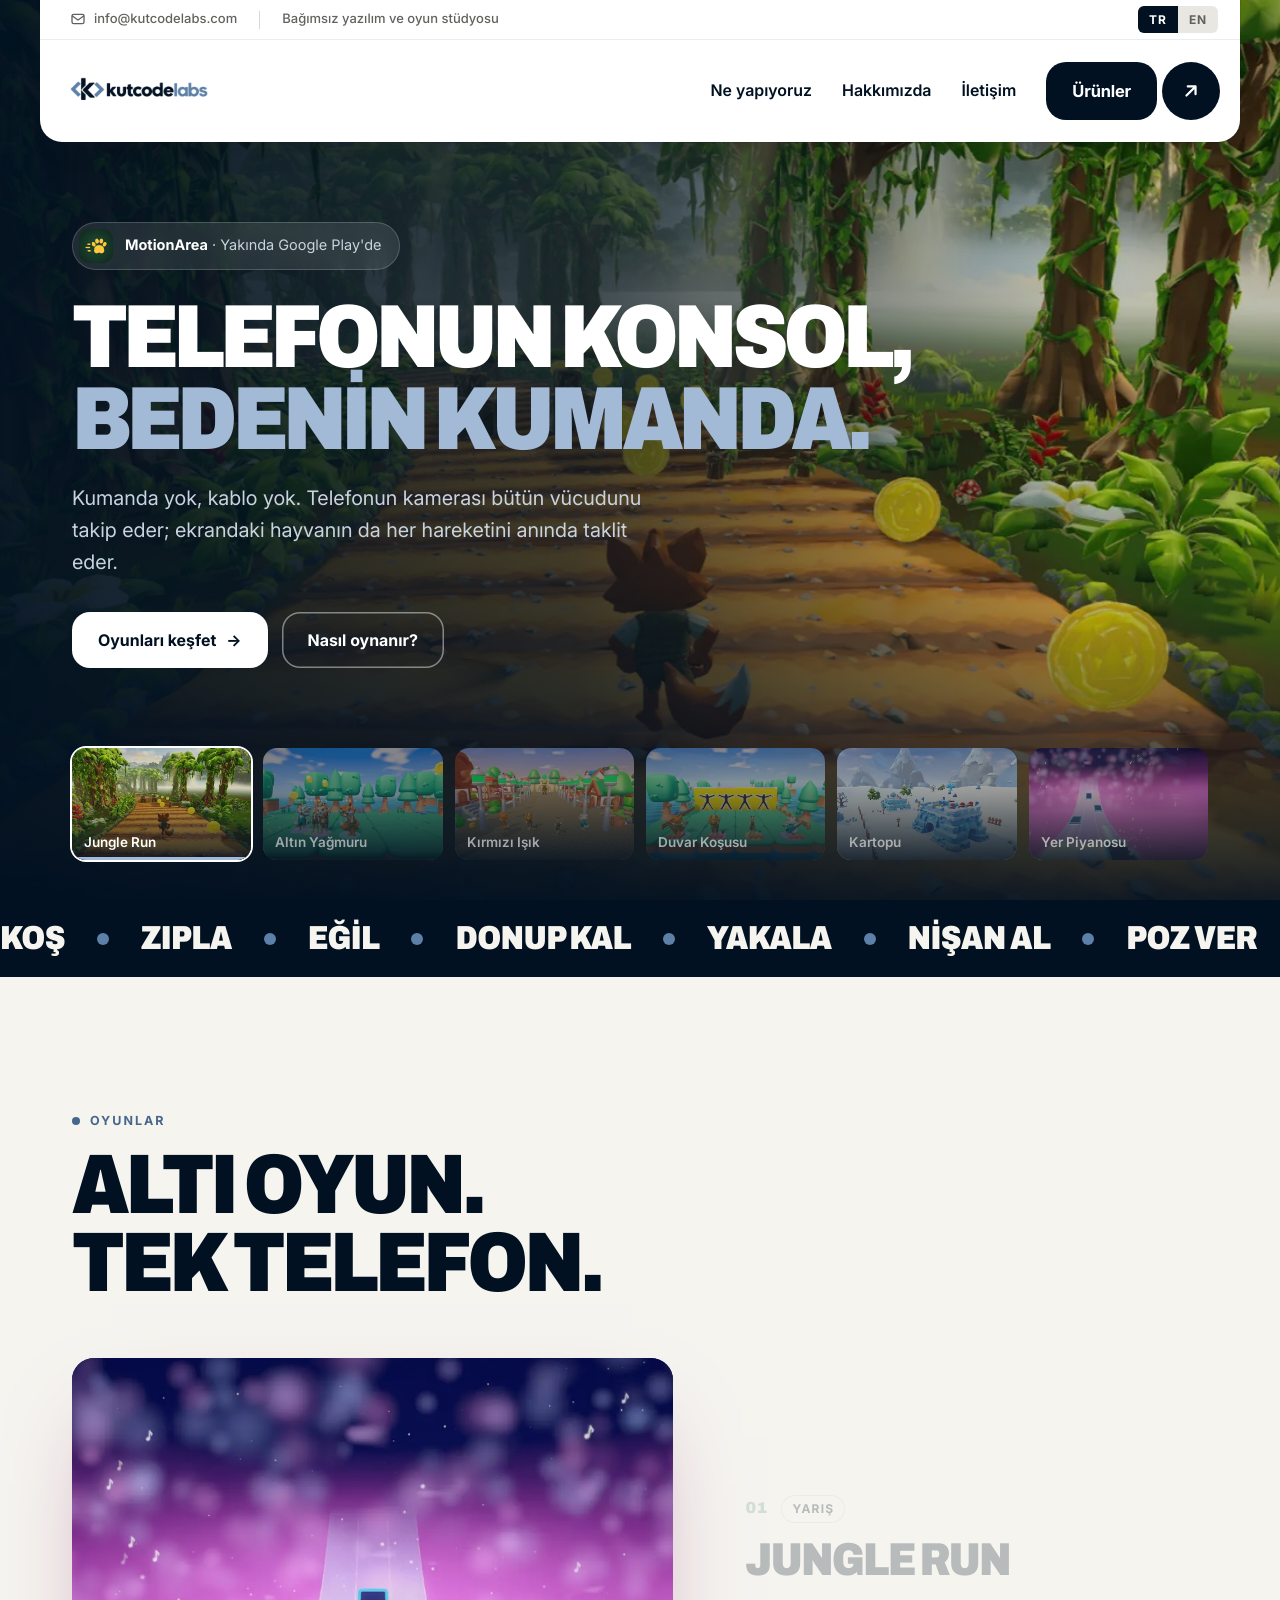
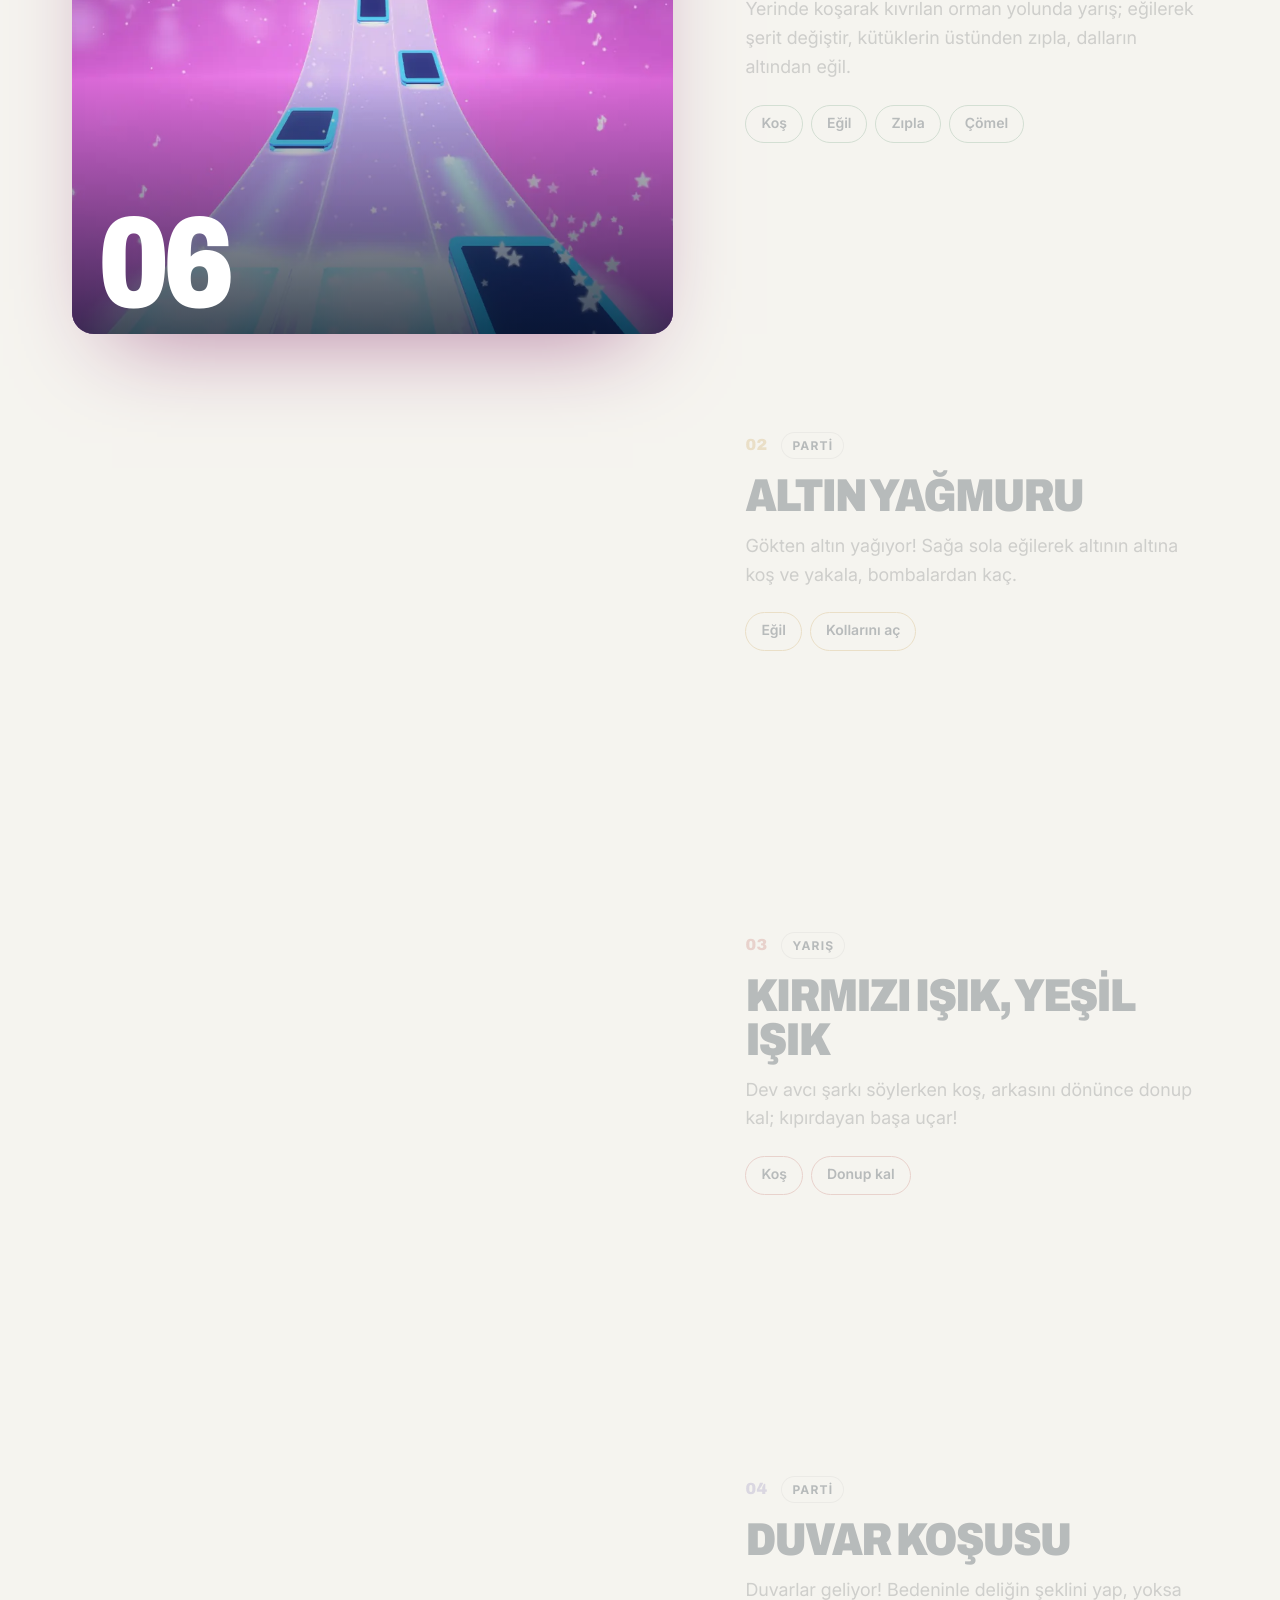
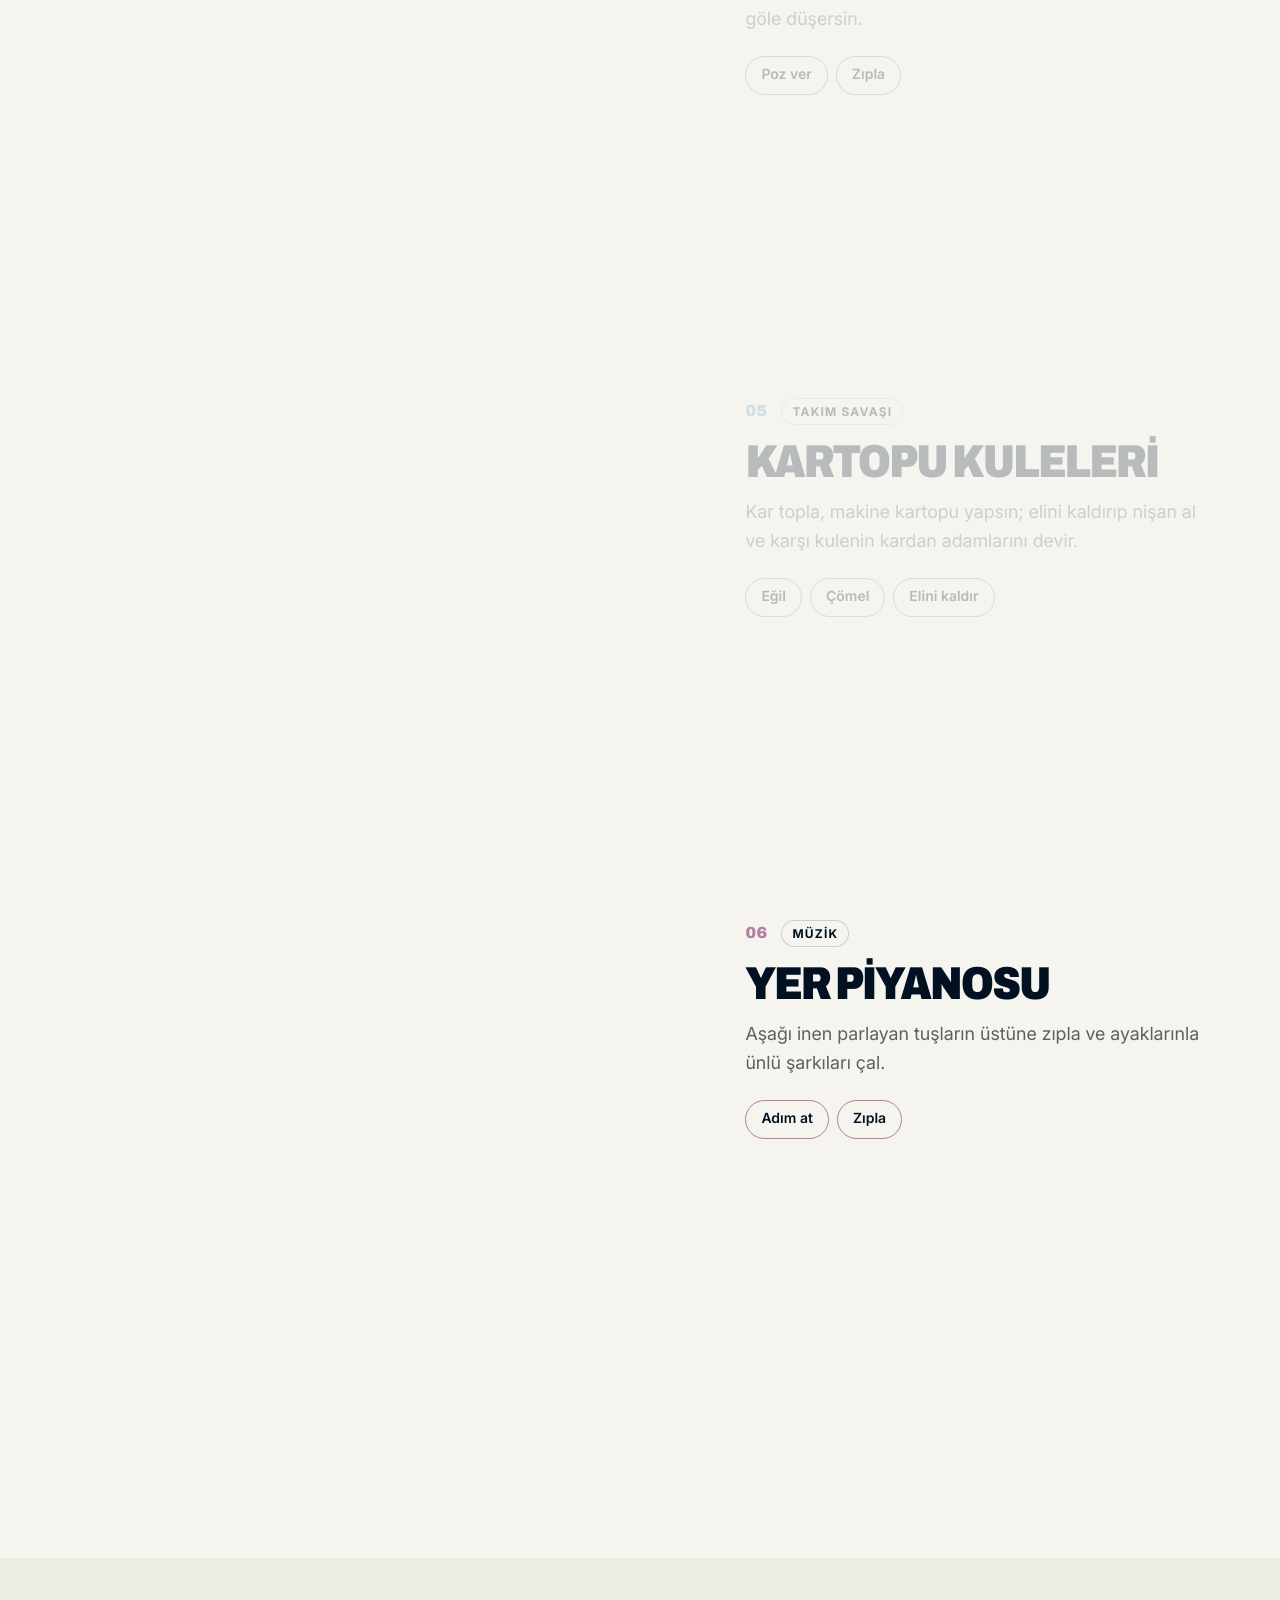
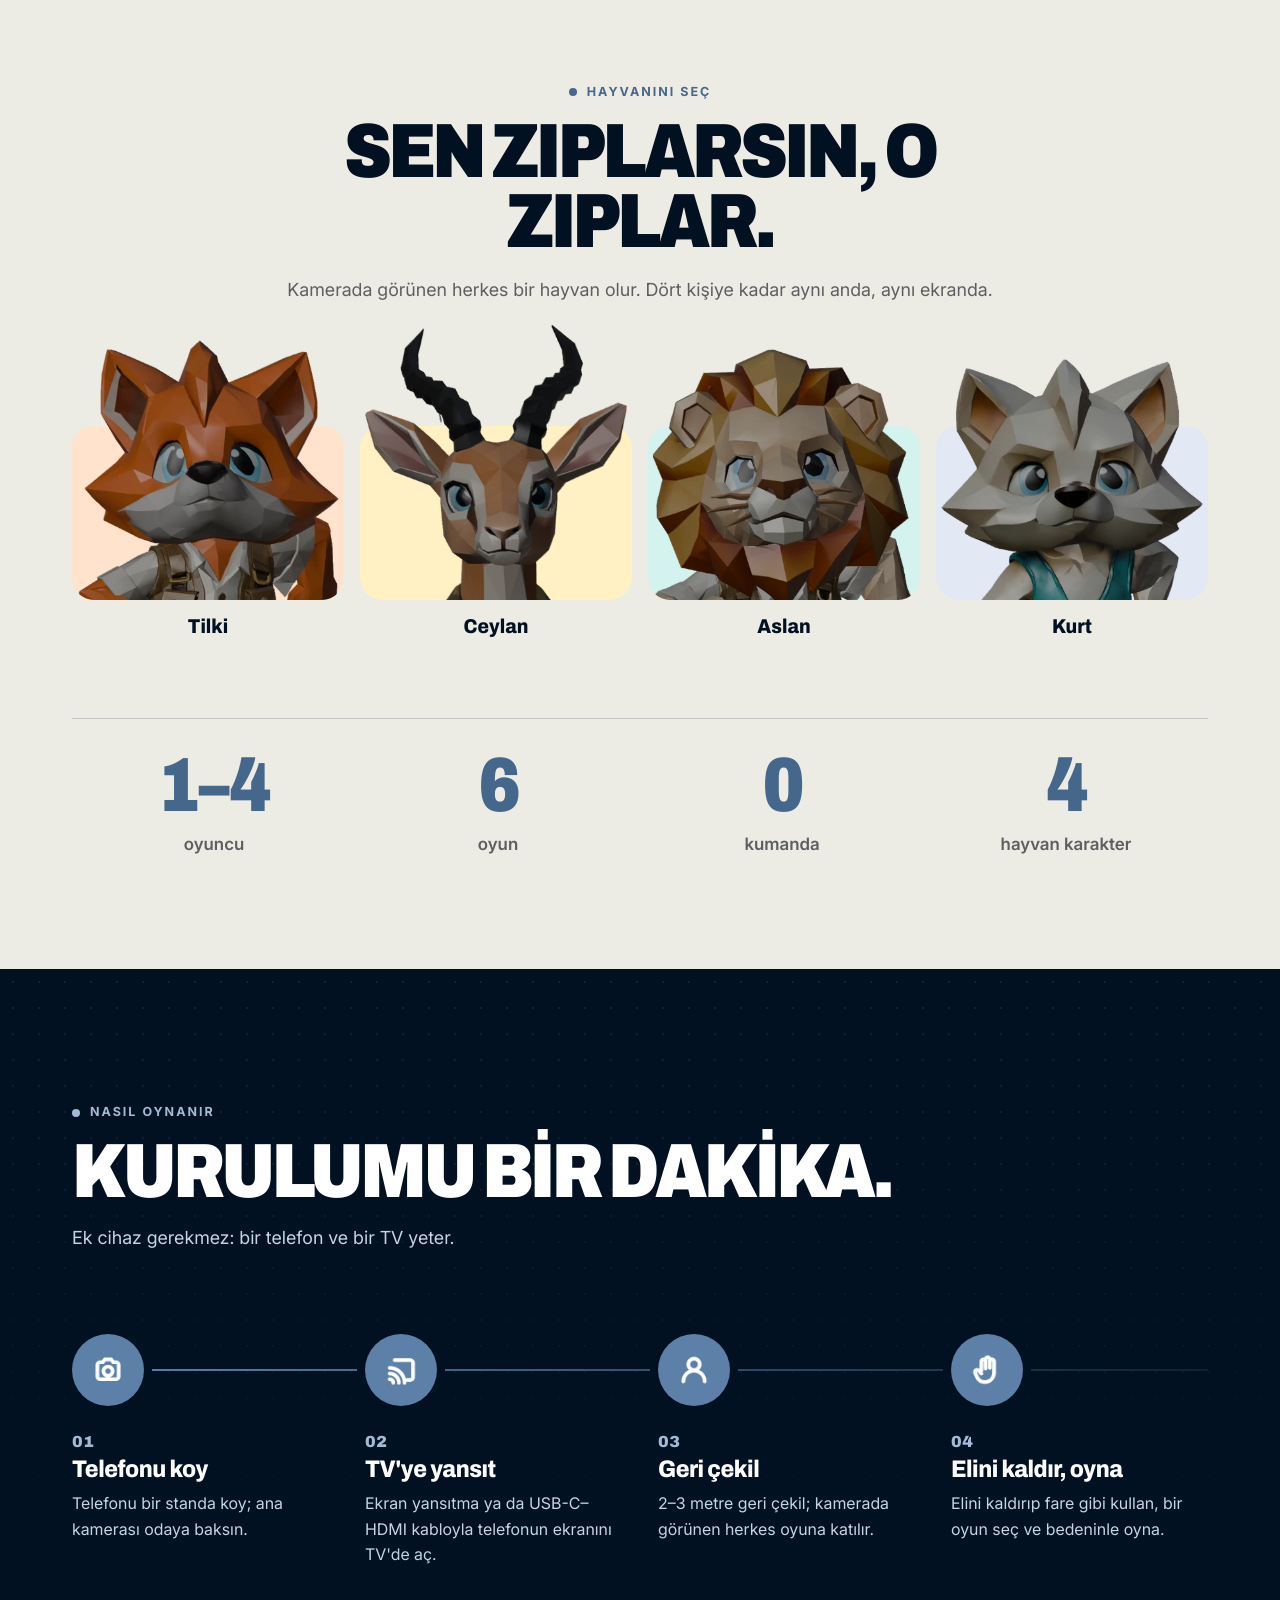
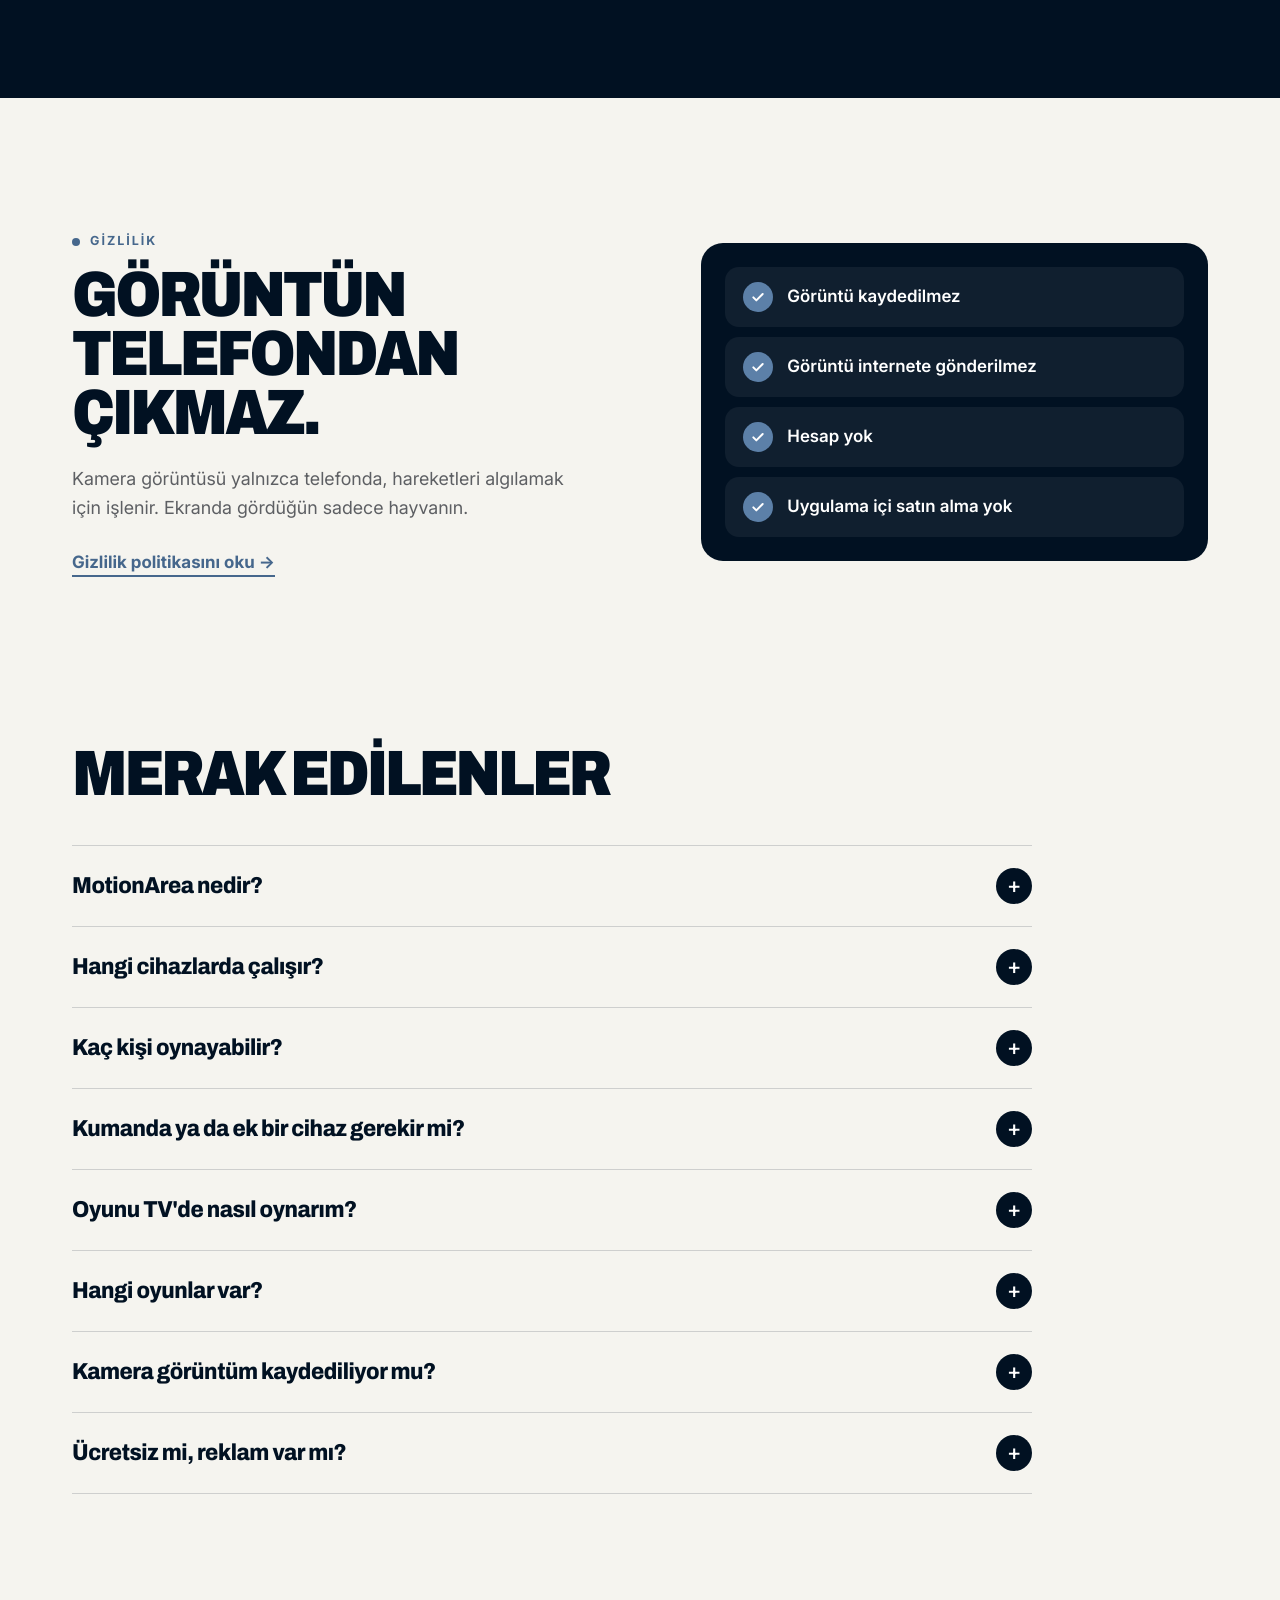
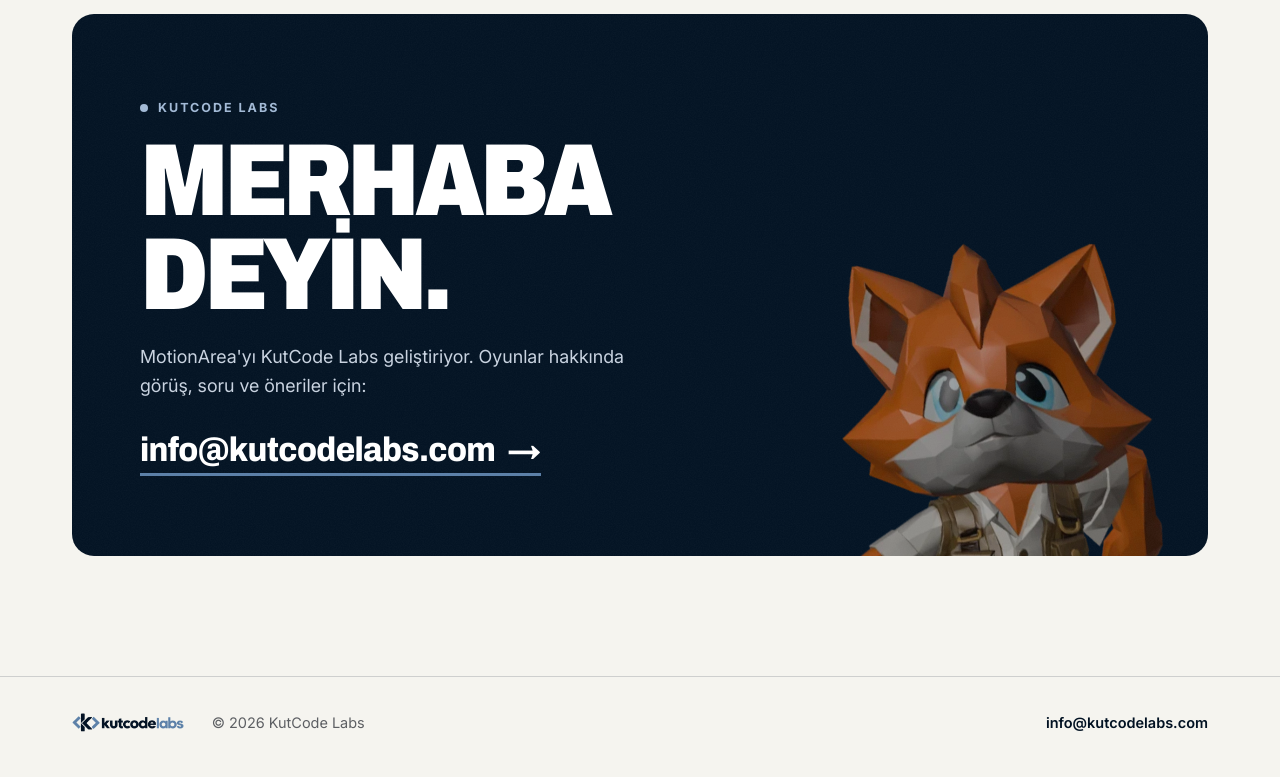
<file: motionarea/index.html>
<!doctype html>
<html lang="tr" data-lang="tr" data-fixed-lang="tr">
<head>
<meta charset="utf-8">
<meta name="viewport" content="width=device-width, initial-scale=1, viewport-fit=cover">
<!-- seo:start -->
<title>MotionArea — Telefon kamerasıyla oynanan hareket oyunları</title>
<meta name="description" content="Kumanda yok, kablo yok: telefonun kamerası bütün vücudunu takip eder. Koş, zıpla, eğil; altı hareket oyunu, ailece 1–4 oyuncu, TV'ye yansıt. Android'de yakında.">
<meta name="keywords" content="MotionArea, hareket oyunu, hareketle oynanan oyun, kameralı oyun, Android kameralı oyun, telefon kamerasıyla oyun, vücut hareketiyle oynanan oyun, kumandasız oyun, Kinect benzeri oyun, Kinect alternatifi, Just Dance benzeri, telefonla TV'de oyun, ekran yansıtma oyunu, aile oyunu, ailece oynanan oyun, çocuklar için hareket oyunu, evde hareket oyunu, egzersiz oyunu, exergame, parti oyunu, çok oyunculu yerel oyun, 4 kişilik oyun, Jungle Run, Altın Yağmuru, Kırmızı Işık Yeşil Işık, Duvar Koşusu, duvardan geçme oyunu, Kartopu Kuleleri, kartopu savaşı oyunu, Yer Piyanosu, ayakla piyano oyunu">
<meta name="author" content="KutCode Labs">
<meta name="publisher" content="KutCode Labs">
<meta name="robots" content="index, follow, max-image-preview:large, max-snippet:-1, max-video-preview:-1">
<link rel="canonical" href="https://kutcodelabs.com/motionarea/">
<link rel="alternate" hreflang="tr" href="https://kutcodelabs.com/motionarea/">
<link rel="alternate" hreflang="en" href="https://kutcodelabs.com/en/motionarea/">
<link rel="alternate" hreflang="x-default" href="https://kutcodelabs.com/motionarea/">
<meta property="og:type" content="website">
<meta property="og:site_name" content="KutCode Labs">
<meta property="og:title" content="MotionArea — Telefon kamerasıyla oynanan hareket oyunları">
<meta property="og:description" content="Kumanda yok, kablo yok: telefonun kamerası bütün vücudunu takip eder. Koş, zıpla, eğil; altı hareket oyunu, ailece 1–4 oyuncu, TV'ye yansıt. Android'de yakında.">
<meta property="og:url" content="https://kutcodelabs.com/motionarea/">
<meta property="og:image" content="https://kutcodelabs.com/img/og-image.jpg">
<meta property="og:image:width" content="1024">
<meta property="og:image:height" content="500">
<meta property="og:image:alt" content="MotionArea: telefonun konsol, bedenin kumanda">
<meta property="og:locale" content="tr_TR">
<meta property="og:locale:alternate" content="en_US">
<meta name="twitter:card" content="summary_large_image">
<meta name="twitter:title" content="MotionArea — Telefon kamerasıyla oynanan hareket oyunları">
<meta name="twitter:description" content="Kumanda yok, kablo yok: telefonun kamerası bütün vücudunu takip eder. Koş, zıpla, eğil; altı hareket oyunu, ailece 1–4 oyuncu, TV'ye yansıt. Android'de yakında.">
<meta name="twitter:image" content="https://kutcodelabs.com/img/og-image.jpg">
<meta name="twitter:image:alt" content="MotionArea: telefonun konsol, bedenin kumanda">
<meta name="theme-color" content="#f5f4ef">
<meta name="application-name" content="KutCode Labs">
<meta name="apple-mobile-web-app-title" content="KutCode Labs">
<link rel="manifest" href="/site.webmanifest">
<link rel="preload" as="image" href="/img/hero-jungle-run.webp" fetchpriority="high">
<script type="application/ld+json">
{
 "@context": "https://schema.org",
 "@graph": [
  {
   "@type": "Organization",
   "@id": "https://kutcodelabs.com/#organization",
   "name": "KutCode Labs",
   "alternateName": "kutcodelabs",
   "url": "https://kutcodelabs.com/",
   "logo": {
    "@type": "ImageObject",
    "url": "https://kutcodelabs.com/img/logo.png",
    "width": 394,
    "height": 120
   }
  },
  {
   "@type": "WebPage",
   "@id": "https://kutcodelabs.com/motionarea/#webpage",
   "url": "https://kutcodelabs.com/motionarea/",
   "name": "MotionArea — Telefon kamerasıyla oynanan hareket oyunları",
   "description": "Kumanda yok, kablo yok: telefonun kamerası bütün vücudunu takip eder. Koş, zıpla, eğil; altı hareket oyunu, ailece 1–4 oyuncu, TV'ye yansıt. Android'de yakında.",
   "inLanguage": "tr",
   "isPartOf": {
    "@id": "https://kutcodelabs.com/#website"
   },
   "about": {
    "@id": "https://kutcodelabs.com/motionarea/#app"
   },
   "mainEntity": {
    "@id": "https://kutcodelabs.com/motionarea/#app"
   },
   "dateModified": "2026-10-13",
   "breadcrumb": {
    "@id": "https://kutcodelabs.com/motionarea/#breadcrumb"
   }
  },
  {
   "@type": "BreadcrumbList",
   "itemListElement": [
    {
     "@type": "ListItem",
     "position": 1,
     "name": "KutCode Labs",
     "item": "https://kutcodelabs.com/"
    },
    {
     "@type": "ListItem",
     "position": 2,
     "name": "MotionArea",
     "item": "https://kutcodelabs.com/motionarea/"
    }
   ],
   "@id": "https://kutcodelabs.com/motionarea/#breadcrumb"
  },
  {
   "@type": [
    "VideoGame",
    "MobileApplication"
   ],
   "@id": "https://kutcodelabs.com/motionarea/#app",
   "name": "MotionArea",
   "url": "https://kutcodelabs.com/motionarea/",
   "operatingSystem": "Android",
   "applicationCategory": "GameApplication",
   "publisher": {
    "@id": "https://kutcodelabs.com/#organization"
   },
   "alternateName": "MotionArea: Motion Games",
   "description": "MotionArea, telefonun kamerasıyla bütün vücudu takip eden, ailece oynanan hareket oyunlarıdır. Kumanda ya da sensör gerekmez; 1–4 oyuncu koşar, zıplar, eğilir ve ekrandaki hayvanları her hareketi anında taklit eder. Görüntü TV'ye yansıtılabilir; kamera görüntüsü yalnızca telefonda işlenir.",
   "image": "https://kutcodelabs.com/img/og-image.jpg",
   "screenshot": [
    "https://kutcodelabs.com/img/hero-jungle-run.webp",
    "https://kutcodelabs.com/img/hero-gold-rain.webp",
    "https://kutcodelabs.com/img/hero-red-light.webp",
    "https://kutcodelabs.com/img/hero-wall-rush.webp",
    "https://kutcodelabs.com/img/hero-snowball-towers.webp",
    "https://kutcodelabs.com/img/hero-floor-piano.webp"
   ],
   "applicationSubCategory": "Hareket ve parti oyunu",
   "genre": [
    "Parti",
    "Aile",
    "Hareket",
    "Spor",
    "Müzik"
   ],
   "gamePlatform": [
    "Android"
   ],
   "playMode": [
    "SinglePlayer",
    "MultiPlayer"
   ],
   "numberOfPlayers": {
    "@type": "QuantitativeValue",
    "minValue": 1,
    "maxValue": 4
   },
   "inLanguage": "en",
   "audience": {
    "@type": "PeopleAudience",
    "audienceType": "Aileler ve çocuklar"
   },
   "isAccessibleForFree": true,
   "keywords": "MotionArea, hareket oyunu, hareketle oynanan oyun, kameralı oyun, Android kameralı oyun, telefon kamerasıyla oyun, vücut hareketiyle oynanan oyun, kumandasız oyun, Kinect benzeri oyun, Kinect alternatifi, Just Dance benzeri, telefonla TV'de oyun, ekran yansıtma oyunu, aile oyunu, ailece oynanan oyun, çocuklar için hareket oyunu, evde hareket oyunu, egzersiz oyunu, exergame, parti oyunu, çok oyunculu yerel oyun, 4 kişilik oyun, Jungle Run, Altın Yağmuru, Kırmızı Işık Yeşil Işık, Duvar Koşusu, duvardan geçme oyunu, Kartopu Kuleleri, kartopu savaşı oyunu, Yer Piyanosu, ayakla piyano oyunu",
   "featureList": [
    "Telefon kamerasıyla, cihaz üzerinde vücut takibi",
    "Aynı anda 1–4 oyuncu",
    "TV'ye ekran yansıtma ya da USB-C–HDMI",
    "Altı hareket oyunu",
    "Hareketleri taklit eden dört hayvan karakter",
    "Elini kaldırıp fare gibi kullanma",
    "Kamera görüntüsü kaydedilmez ve gönderilmez"
   ],
   "hasPart": [
    {
     "@type": "VideoGame",
     "name": "Jungle Run",
     "description": "Yerinde koşarak kıvrılan orman yolunda yarış; eğilerek şerit değiştir, kütüklerin üstünden zıpla, dalların altından eğil.",
     "image": "https://kutcodelabs.com/img/hero-jungle-run.webp",
     "gamePlatform": "Android"
    },
    {
     "@type": "VideoGame",
     "name": "Altın Yağmuru",
     "description": "Gökten altın yağıyor: sağa sola eğilerek altının altına koş ve yakala, bombalardan kaç.",
     "image": "https://kutcodelabs.com/img/hero-gold-rain.webp",
     "gamePlatform": "Android"
    },
    {
     "@type": "VideoGame",
     "name": "Kırmızı Işık, Yeşil Işık",
     "description": "Dev avcı şarkı söylerken koş, arkasını dönünce donup kal; kıpırdayan başa uçar.",
     "image": "https://kutcodelabs.com/img/hero-red-light.webp",
     "gamePlatform": "Android"
    },
    {
     "@type": "VideoGame",
     "name": "Duvar Koşusu",
     "description": "Duvarlar geliyor: bedeninle deliğin şeklini yap, yoksa göle düşersin.",
     "image": "https://kutcodelabs.com/img/hero-wall-rush.webp",
     "gamePlatform": "Android"
    },
    {
     "@type": "VideoGame",
     "name": "Kartopu Kuleleri",
     "description": "Takım halinde kartopu savaşı: kar topla, elini kaldırıp nişan al ve karşı kulenin kardan adamlarını devir.",
     "image": "https://kutcodelabs.com/img/hero-snowball-towers.webp",
     "gamePlatform": "Android"
    },
    {
     "@type": "VideoGame",
     "name": "Yer Piyanosu",
     "description": "Aşağı inen parlayan tuşların üstüne zıpla ve ayaklarınla ünlü şarkıları çal.",
     "image": "https://kutcodelabs.com/img/hero-floor-piano.webp",
     "gamePlatform": "Android"
    }
   ],
   "author": {
    "@id": "https://kutcodelabs.com/#organization"
   },
   "creator": {
    "@id": "https://kutcodelabs.com/#organization"
   }
  },
  {
   "@type": "FAQPage",
   "mainEntity": [
    {
     "@type": "Question",
     "name": "MotionArea nedir?",
     "acceptedAnswer": {
      "@type": "Answer",
      "text": "MotionArea, telefonun kamerasıyla bütün vücudunuzu takip eden, ailece oynanan bir hareket oyunları uygulamasıdır. Kumanda ya da sensör gerekmez: koşar, zıplar, eğilirsiniz; ekrandaki hayvanınız her hareketinizi anında taklit eder."
     }
    },
    {
     "@type": "Question",
     "name": "Hangi cihazlarda çalışır?",
     "acceptedAnswer": {
      "@type": "Answer",
      "text": "Kamerası olan Android telefonlarda çalışır. MotionArea yakında Google Play'de yayınlanacak."
     }
    },
    {
     "@type": "Question",
     "name": "Kaç kişi oynayabilir?",
     "acceptedAnswer": {
      "@type": "Answer",
      "text": "Aynı anda 1–4 kişi oynayabilir. Kamerada görünen herkes oyuna katılır ve her oyuncu kendi hayvanını seçer."
     }
    },
    {
     "@type": "Question",
     "name": "Kumanda ya da ek bir cihaz gerekir mi?",
     "acceptedAnswer": {
      "@type": "Answer",
      "text": "Hayır. Bir telefon yeter; isterseniz görüntüyü TV'ye yansıtırsınız. Menüde elinizi kaldırıp fare gibi kullanırsınız."
     }
    },
    {
     "@type": "Question",
     "name": "Oyunu TV'de nasıl oynarım?",
     "acceptedAnswer": {
      "@type": "Answer",
      "text": "Telefonun ekranını ekran yansıtma ile ya da USB-C–HDMI kabloyla TV'ye aktarın, telefonu bir standa koyup ana kamerasını odaya çevirin ve 2–3 metre geri çekilin."
     }
    },
    {
     "@type": "Question",
     "name": "Hangi oyunlar var?",
     "acceptedAnswer": {
      "@type": "Answer",
      "text": "Altı oyun var: Jungle Run (orman yolunda koşu), Altın Yağmuru (eğilerek altın yakalama), Kırmızı Işık, Yeşil Işık (koş ve donup kal), Duvar Koşusu (bedeninle duvardaki şekli yap), Kartopu Kuleleri (takım halinde kartopu savaşı) ve Yer Piyanosu (zıplayarak şarkı çalma)."
     }
    },
    {
     "@type": "Question",
     "name": "Kamera görüntüm kaydediliyor mu?",
     "acceptedAnswer": {
      "@type": "Answer",
      "text": "Hayır. Kamera görüntüsü yalnızca telefonda, anlık olarak işlenir; ekranda gösterilmez, kaydedilmez ve internete gönderilmez."
     }
    },
    {
     "@type": "Question",
     "name": "Ücretsiz mi, reklam var mı?",
     "acceptedAnswer": {
      "@type": "Answer",
      "text": "MotionArea ücretsizdir ve reklamlarla desteklenir. Reklamlar Google AdMob ile, kişiselleştirilmeden ve aile için uygun içerikle gösterilir. Uygulama içi satın alma yoktur."
     }
    }
   ],
   "@id": "https://kutcodelabs.com/motionarea/#faq"
  }
 ]
}
</script>
<!-- seo:end -->
<link rel="icon" type="image/png" href="/favicon.png?v=2">
<link rel="apple-touch-icon" href="/apple-touch-icon.png?v=2">
<link rel="preconnect" href="https://fonts.googleapis.com">
<link rel="preconnect" href="https://fonts.gstatic.com" crossorigin>
<link href="https://fonts.googleapis.com/css2?family=Archivo:wdth,wght@62..125,100..900&family=Inter:wght@400;500;600;700;800&display=swap" rel="stylesheet">
<link rel="stylesheet" href="/styles.css?v=15">
<script src="/lang.js?v=5" defer></script>
<script src="/site.js?v=2" defer></script>
</head>
<body class="home">

<header class="hdr" data-open="false">
  <div class="util">
    <a class="u-item" href="mailto:info@kutcodelabs.com"><svg viewBox="0 0 24 24" fill="none" stroke="currentColor" stroke-width="2" stroke-linecap="round" stroke-linejoin="round" aria-hidden="true"><rect x="3" y="5" width="18" height="14" rx="2.5"/><path d="M3.5 7.5l8.5 6 8.5-6"/></svg><span>info@kutcodelabs.com</span></a>
    <span class="u-rule" aria-hidden="true"></span>
    <span class="u-item"><span lang="tr">Bağımsız yazılım ve oyun stüdyosu</span><span lang="en">Independent software &amp; game studio</span></span>
    <div class="lang" role="group" aria-label="Language"><button type="button" data-set="tr">TR</button><button type="button" data-set="en">EN</button></div>
  </div>
  <div class="main-row">
    <a class="brand" href="/" aria-label="KutCode Labs"><img src="/img/logo.png?v=2" alt="kutcodelabs" width="394" height="120"></a>
    <nav class="nav" aria-label="Main navigation">
      <a href="/#what"><span lang="tr">Ne yapıyoruz</span><span lang="en">What we do</span></a>
      <a href="/#about"><span lang="tr">Hakkımızda</span><span lang="en">About</span></a>
      <a href="/#contact"><span lang="tr">İletişim</span><span lang="en">Contact us</span></a>
    </nav>
    <a class="cta-pair" href="/#products"><span class="pill"><span lang="tr">Ürünler</span><span lang="en">Products</span></span><span class="circ"><svg viewBox="0 0 24 24" fill="none" stroke="currentColor" stroke-width="2.4" stroke-linecap="round" stroke-linejoin="round" aria-hidden="true"><path d="M5 12h14M13 6l6 6-6 6"/></svg></span></a>
    <button class="menu-btn" type="button" aria-expanded="false" aria-controls="menu"><span class="burger" aria-hidden="true"><i></i><i></i></span><span lang="tr">Menü</span><span lang="en">Menu</span></button>
  </div>
  <div class="panel" id="menu">
    <a href="/#products"><span lang="tr">Ürünler</span><span lang="en">Products</span></a>
    <a href="/#what"><span lang="tr">Ne yapıyoruz</span><span lang="en">What we do</span></a>
    <a href="/#about"><span lang="tr">Hakkımızda</span><span lang="en">About</span></a>
    <a href="/#contact"><span lang="tr">İletişim</span><span lang="en">Contact</span></a>
    <a href="/motionarea/">MotionArea</a>
    <div class="panel-foot"><a href="mailto:info@kutcodelabs.com">info@kutcodelabs.com</a><div class="lang" role="group" aria-label="Language"><button type="button" data-set="tr">TR</button><button type="button" data-set="en">EN</button></div></div>
  </div>
</header>

<main>
  <!-- The six games one after another behind the headline; the strip at the bottom picks one. -->
  <section class="hero">
    <div class="slides" aria-hidden="true">
      <div class="slide on" style="background-image: url('/img/hero-jungle-run.webp')"></div>
      <div class="slide" style="background-image: url('/img/hero-gold-rain.webp')"></div>
      <div class="slide" style="background-image: url('/img/hero-red-light.webp')"></div>
      <div class="slide" style="background-image: url('/img/hero-wall-rush.webp')"></div>
      <div class="slide" style="background-image: url('/img/hero-snowball-towers.webp')"></div>
      <div class="slide" style="background-image: url('/img/hero-floor-piano.webp')"></div>
    </div>
    <div class="wrap hero-body">
      <div class="badge">
        <img src="/img/motionarea-icon.png" alt="" width="44" height="44">
        <span><strong>MotionArea</strong> <span lang="tr">· Yakında Google Play'de</span><span lang="en">· Coming soon to Google Play</span></span>
      </div>
      <h1>
        <span lang="tr">Telefonun konsol,<br><em>bedenin kumanda.</em></span>
        <span lang="en">Your phone is the console,<br><em>your body the controller.</em></span>
      </h1>
      <p class="lead">
        <span lang="tr">Kumanda yok, kablo yok. Telefonun kamerası bütün vücudunu takip eder; ekrandaki hayvanın da her hareketini anında taklit eder.</span>
        <span lang="en">No controllers, no cables. The phone's camera follows your whole body, and your animal on screen copies every move the moment you make it.</span>
      </p>
      <div class="cta">
        <a class="button" href="#games"><span lang="tr">Oyunları keşfet</span><span lang="en">Explore the games</span> <span class="arrow" aria-hidden="true">→</span></a>
        <a class="button ghost" href="#how"><span lang="tr">Nasıl oynanır?</span><span lang="en">How does it work?</span></a>
      </div>
    </div>
    <div class="wrap">
      <div class="pick" role="tablist" aria-label="Games">
        <button type="button" class="on" role="tab"><img src="/img/thumbs/jungle-run.webp" alt="" width="320" height="200"><span>Jungle Run</span><i></i></button>
        <button type="button" role="tab"><img src="/img/thumbs/gold-rain.webp" alt="" width="320" height="200"><span><span lang="tr">Altın Yağmuru</span><span lang="en">Gold Rain</span></span><i></i></button>
        <button type="button" role="tab"><img src="/img/thumbs/red-light.webp" alt="" width="320" height="200"><span><span lang="tr">Kırmızı Işık</span><span lang="en">Red Light</span></span><i></i></button>
        <button type="button" role="tab"><img src="/img/thumbs/wall-rush.webp" alt="" width="320" height="200"><span><span lang="tr">Duvar Koşusu</span><span lang="en">Wall Rush</span></span><i></i></button>
        <button type="button" role="tab"><img src="/img/thumbs/snowball-towers.webp" alt="" width="320" height="200"><span><span lang="tr">Kartopu</span><span lang="en">Snowball</span></span><i></i></button>
        <button type="button" role="tab"><img src="/img/thumbs/floor-piano.webp" alt="" width="320" height="200"><span><span lang="tr">Yer Piyanosu</span><span lang="en">Floor Piano</span></span><i></i></button>
      </div>
    </div>
  </section>

  <!-- Every move the games read, scrolling past on a tilted band. -->
  <div class="marquee" aria-hidden="true">
    <div class="track" lang="tr"><span>KOŞ</span><span>ZIPLA</span><span>EĞİL</span><span>DONUP KAL</span><span>YAKALA</span><span>NİŞAN AL</span><span>POZ VER</span><span>ADIM AT</span><span>KOŞ</span><span>ZIPLA</span><span>EĞİL</span><span>DONUP KAL</span><span>YAKALA</span><span>NİŞAN AL</span><span>POZ VER</span><span>ADIM AT</span></div>
    <div class="track" lang="en"><span>RUN</span><span>JUMP</span><span>LEAN</span><span>FREEZE</span><span>CATCH</span><span>AIM</span><span>STRIKE A POSE</span><span>STEP</span><span>RUN</span><span>JUMP</span><span>LEAN</span><span>FREEZE</span><span>CATCH</span><span>AIM</span><span>STRIKE A POSE</span><span>STEP</span></div>
  </div>

  <!-- On wide screens the picture stays put while the games scroll past; on phones they swipe sideways. -->
  <section id="games" class="games">
    <div class="wrap">
      <div class="games-head" data-reveal>
        <div class="kicker"><span lang="tr">Oyunlar</span><span lang="en">The games</span></div>
        <h2><span lang="tr">Altı oyun.<br>Tek telefon.</span><span lang="en">Six games.<br>One phone.</span></h2>
        <span class="swipe" aria-hidden="true"><span lang="tr">Kaydırarak bak</span><span lang="en">Swipe to see them all</span> →</span>
      </div>
      <div class="show">
        <div class="stage" aria-hidden="true">
          <img class="on" src="/img/hero-jungle-run.webp" alt="" width="1920" height="864">
          <img src="/img/hero-gold-rain.webp" alt="" width="1920" height="864" loading="lazy">
          <img src="/img/hero-red-light.webp" alt="" width="1920" height="864" loading="lazy">
          <img src="/img/hero-wall-rush.webp" alt="" width="1920" height="864" loading="lazy">
          <img src="/img/hero-snowball-towers.webp" alt="" width="1920" height="864" loading="lazy">
          <img src="/img/hero-floor-piano.webp" alt="" width="1920" height="864" loading="lazy">
          <span class="stage-num">01</span>
        </div>
        <div class="list">
          <article class="g on" style="--accent: #6f9e7f">
            <img class="g-img" src="/img/hero-jungle-run.webp" alt="Jungle Run: yerinde koşarak orman yolunda yarış — MotionArea" width="1920" height="864" loading="lazy">
            <div class="g-text">
              <div class="g-top"><span class="num">01</span><span class="tag"><span lang="tr">Yarış</span><span lang="en">Race</span></span></div>
              <h3>Jungle Run</h3>
              <p><span lang="tr">Yerinde koşarak kıvrılan orman yolunda yarış; eğilerek şerit değiştir, kütüklerin üstünden zıpla, dalların altından eğil.</span><span lang="en">Run on the spot through a winding jungle; lean to change lanes, jump the logs and duck the branches.</span></p>
              <ul class="moves"><li lang="tr">Koş</li><li lang="tr">Eğil</li><li lang="tr">Zıpla</li><li lang="tr">Çömel</li><li lang="en">Run</li><li lang="en">Lean</li><li lang="en">Jump</li><li lang="en">Duck</li></ul>
            </div>
          </article>
          <article class="g" style="--accent: #c9a052">
            <img class="g-img" src="/img/hero-gold-rain.webp" alt="Altın Yağmuru: eğilerek düşen altınları yakala — MotionArea" width="1920" height="864" loading="lazy">
            <div class="g-text">
              <div class="g-top"><span class="num">02</span><span class="tag"><span lang="tr">Parti</span><span lang="en">Party</span></span></div>
              <h3><span lang="tr">Altın Yağmuru</span><span lang="en">Gold Rain</span></h3>
              <p><span lang="tr">Gökten altın yağıyor! Sağa sola eğilerek altının altına koş ve yakala, bombalardan kaç.</span><span lang="en">Gold is raining from the sky! Lean left and right to run under it and catch it, and dodge the bombs.</span></p>
              <ul class="moves"><li lang="tr">Eğil</li><li lang="tr">Kollarını aç</li><li lang="en">Lean</li><li lang="en">Reach out</li></ul>
            </div>
          </article>
          <article class="g" style="--accent: #c46d66">
            <img class="g-img" src="/img/hero-red-light.webp" alt="Kırmızı Işık, Yeşil Işık: avcı dönünce donup kal — MotionArea" width="1920" height="864" loading="lazy">
            <div class="g-text">
              <div class="g-top"><span class="num">03</span><span class="tag"><span lang="tr">Yarış</span><span lang="en">Race</span></span></div>
              <h3><span lang="tr">Kırmızı Işık, Yeşil Işık</span><span lang="en">Red Light, Green Light</span></h3>
              <p><span lang="tr">Dev avcı şarkı söylerken koş, arkasını dönünce donup kal; kıpırdayan başa uçar!</span><span lang="en">Run while the giant hunter sings, freeze when he turns round; anyone still moving flies back to the start!</span></p>
              <ul class="moves"><li lang="tr">Koş</li><li lang="tr">Donup kal</li><li lang="en">Run</li><li lang="en">Freeze</li></ul>
            </div>
          </article>
          <article class="g" style="--accent: #8a80b8">
            <img class="g-img" src="/img/hero-wall-rush.webp" alt="Duvar Koşusu: bedeninle duvardaki deliğin şeklini yap — MotionArea" width="1920" height="864" loading="lazy">
            <div class="g-text">
              <div class="g-top"><span class="num">04</span><span class="tag"><span lang="tr">Parti</span><span lang="en">Party</span></span></div>
              <h3><span lang="tr">Duvar Koşusu</span><span lang="en">Wall Rush</span></h3>
              <p><span lang="tr">Duvarlar geliyor! Bedeninle deliğin şeklini yap, yoksa göle düşersin.</span><span lang="en">Walls are coming! Make the shape of the hole with your body, or splash into the lake.</span></p>
              <ul class="moves"><li lang="tr">Poz ver</li><li lang="tr">Zıpla</li><li lang="en">Strike a pose</li><li lang="en">Jump</li></ul>
            </div>
          </article>
          <article class="g" style="--accent: #6a9cbf">
            <img class="g-img" src="/img/hero-snowball-towers.webp" alt="Kartopu Kuleleri: takım halinde kartopu savaşı — MotionArea" width="1920" height="864" loading="lazy">
            <div class="g-text">
              <div class="g-top"><span class="num">05</span><span class="tag"><span lang="tr">Takım savaşı</span><span lang="en">Team battle</span></span></div>
              <h3><span lang="tr">Kartopu Kuleleri</span><span lang="en">Snowball Towers</span></h3>
              <p><span lang="tr">Kar topla, makine kartopu yapsın; elini kaldırıp nişan al ve karşı kulenin kardan adamlarını devir.</span><span lang="en">Scoop snow and the machine makes snowballs; raise your hand to aim and knock down the other tower's snowmen.</span></p>
              <ul class="moves"><li lang="tr">Eğil</li><li lang="tr">Çömel</li><li lang="tr">Elini kaldır</li><li lang="en">Lean</li><li lang="en">Crouch</li><li lang="en">Raise a hand</li></ul>
            </div>
          </article>
          <article class="g" style="--accent: #b67ea2">
            <img class="g-img" src="/img/hero-floor-piano.webp" alt="Yer Piyanosu: tuşlara zıplayarak şarkı çal — MotionArea" width="1920" height="864" loading="lazy">
            <div class="g-text">
              <div class="g-top"><span class="num">06</span><span class="tag"><span lang="tr">Müzik</span><span lang="en">Music</span></span></div>
              <h3><span lang="tr">Yer Piyanosu</span><span lang="en">Floor Piano</span></h3>
              <p><span lang="tr">Aşağı inen parlayan tuşların üstüne zıpla ve ayaklarınla ünlü şarkıları çal.</span><span lang="en">Jump onto the glowing tiles as they come down and play famous tunes with your feet.</span></p>
              <ul class="moves"><li lang="tr">Adım at</li><li lang="tr">Zıpla</li><li lang="en">Step</li><li lang="en">Jump</li></ul>
            </div>
          </article>
        </div>
      </div>
    </div>
  </section>

  <!-- The animals everyone plays as. -->
  <section class="animals">
    <div class="wrap">
      <div class="animals-head" data-reveal>
        <div class="kicker"><span lang="tr">Hayvanını seç</span><span lang="en">Pick your animal</span></div>
        <h2><span lang="tr">Sen zıplarsın, o zıplar.</span><span lang="en">You jump, it jumps.</span></h2>
        <p><span lang="tr">Kamerada görünen herkes bir hayvan olur. Dört kişiye kadar aynı anda, aynı ekranda.</span><span lang="en">Everyone in view becomes an animal. Up to four players at once, on the same screen.</span></p>
      </div>
      <div class="zoo">
        <figure class="pet" style="--tint: #ffe3cc; --d: 0s" data-reveal><div class="pet-card"><img src="/img/animals/fox.webp" alt="MotionArea tilki karakteri" width="397" height="420" loading="lazy"></div><figcaption><span lang="tr">Tilki</span><span lang="en">Fox</span></figcaption></figure>
        <figure class="pet" style="--tint: #fff1c4; --d: .4s" data-reveal><div class="pet-card"><img src="/img/animals/gazelle.webp" alt="MotionArea ceylan karakteri" width="377" height="420" loading="lazy"></div><figcaption><span lang="tr">Ceylan</span><span lang="en">Gazelle</span></figcaption></figure>
        <figure class="pet" style="--tint: #d4f3ef; --d: .8s" data-reveal><div class="pet-card"><img src="/img/animals/lion.webp" alt="MotionArea aslan karakteri" width="411" height="420" loading="lazy"></div><figcaption><span lang="tr">Aslan</span><span lang="en">Lion</span></figcaption></figure>
        <figure class="pet" style="--tint: #e3e8f5; --d: 1.2s" data-reveal><div class="pet-card"><img src="/img/animals/wolf.webp" alt="MotionArea kurt karakteri" width="420" height="413" loading="lazy"></div><figcaption><span lang="tr">Kurt</span><span lang="en">Wolf</span></figcaption></figure>
      </div>
      <div class="numbers" data-reveal>
        <div><b>1–4</b><span lang="tr">oyuncu</span><span lang="en">players</span></div>
        <div><b>6</b><span lang="tr">oyun</span><span lang="en">games</span></div>
        <div><b>0</b><span lang="tr">kumanda</span><span lang="en">controllers</span></div>
        <div><b>4</b><span lang="tr">hayvan karakter</span><span lang="en">animal characters</span></div>
      </div>
    </div>
  </section>

  <!-- Four steps along a line. -->
  <section id="how" class="how">
    <div class="wrap">
      <div class="how-head" data-reveal>
        <div class="kicker"><span lang="tr">Nasıl oynanır</span><span lang="en">How to play</span></div>
        <h2><span lang="tr">Kurulumu bir dakika.</span><span lang="en">Set up in a minute.</span></h2>
        <p><span lang="tr">Ek cihaz gerekmez: bir telefon ve bir TV yeter.</span><span lang="en">Nothing extra to buy: a phone and a TV are all you need.</span></p>
      </div>
      <ol class="steps" data-reveal>
        <li style="--icon: url('/img/icons/camera.png')">
          <span class="dot"></span>
          <span class="step-num">01</span>
          <h3><span lang="tr">Telefonu koy</span><span lang="en">Stand the phone up</span></h3>
          <p><span lang="tr">Telefonu bir standa koy; ana kamerası odaya baksın.</span><span lang="en">Put the phone on a stand, its main camera facing the room.</span></p>
        </li>
        <li style="--icon: url('/img/icons/cast.png')">
          <span class="dot"></span>
          <span class="step-num">02</span>
          <h3><span lang="tr">TV'ye yansıt</span><span lang="en">Show it on the TV</span></h3>
          <p><span lang="tr">Ekran yansıtma ya da USB-C–HDMI kabloyla telefonun ekranını TV'de aç.</span><span lang="en">Mirror the phone's screen to the TV, or use a USB-C to HDMI cable.</span></p>
        </li>
        <li style="--icon: url('/img/icons/user.png')">
          <span class="dot"></span>
          <span class="step-num">03</span>
          <h3><span lang="tr">Geri çekil</span><span lang="en">Step back</span></h3>
          <p><span lang="tr">2–3 metre geri çekil; kamerada görünen herkes oyuna katılır.</span><span lang="en">Step back 2–3 metres; everyone in view joins in.</span></p>
        </li>
        <li style="--icon: url('/img/icons/hand.png')">
          <span class="dot"></span>
          <span class="step-num">04</span>
          <h3><span lang="tr">Elini kaldır, oyna</span><span lang="en">Raise a hand, play</span></h3>
          <p><span lang="tr">Elini kaldırıp fare gibi kullan, bir oyun seç ve bedeninle oyna.</span><span lang="en">Raise a hand to point like a mouse, pick a game and play with your body.</span></p>
        </li>
      </ol>
    </div>
  </section>

  <section class="privacy">
    <div class="wrap">
      <div class="privacy-text" data-reveal>
        <div class="kicker"><span lang="tr">Gizlilik</span><span lang="en">Privacy</span></div>
        <h2><span lang="tr">Görüntün telefondan çıkmaz.</span><span lang="en">Your picture never leaves the phone.</span></h2>
        <p><span lang="tr">Kamera görüntüsü yalnızca telefonda, hareketleri algılamak için işlenir. Ekranda gördüğün sadece hayvanın.</span><span lang="en">The camera picture is processed only on the phone, just to follow your movements. All you see on screen is your animal.</span></p>
        <a class="link" href="/motionarea/privacy/"><span lang="tr">Gizlilik politikasını oku</span><span lang="en">Read the privacy policy</span> <span aria-hidden="true">→</span></a>
      </div>
      <ul class="checks" data-reveal>
        <li><span lang="tr">Görüntü kaydedilmez</span><span lang="en">Nothing is recorded</span></li>
        <li><span lang="tr">Görüntü internete gönderilmez</span><span lang="en">The picture is never sent online</span></li>
        <li><span lang="tr">Hesap yok</span><span lang="en">No accounts</span></li>
        <li><span lang="tr">Uygulama içi satın alma yok</span><span lang="en">No in-app purchases</span></li>
      </ul>
    </div>
  </section>

  <!-- Common questions, answered in a line or two (the same answers feed the page's FAQ data). -->
  <section id="faq" class="faq">
    <div class="wrap">
      <div class="kicker" data-reveal><span lang="tr">Sık sorulan sorular</span><span lang="en">Questions</span></div>
      <h2 data-reveal><span lang="tr">Merak edilenler</span><span lang="en">Good to know</span></h2>
      <div class="faq-list" data-reveal>
        <details><summary><span lang="tr">MotionArea nedir?</span><span lang="en">What is MotionArea?</span></summary><p><span lang="tr">MotionArea, telefonun kamerasıyla bütün vücudunuzu takip eden, ailece oynanan bir hareket oyunları uygulamasıdır. Kumanda ya da sensör gerekmez: koşar, zıplar, eğilirsiniz; ekrandaki hayvanınız her hareketinizi anında taklit eder.</span><span lang="en">MotionArea is an app of motion games for the whole family that follows your whole body through the phone's camera. No controllers or sensors: you run, jump and lean, and your animal on screen copies every move the moment you make it.</span></p></details>
        <details><summary><span lang="tr">Hangi cihazlarda çalışır?</span><span lang="en">Which devices does it run on?</span></summary><p><span lang="tr">Kamerası olan Android telefonlarda çalışır. MotionArea yakında Google Play'de yayınlanacak.</span><span lang="en">It runs on Android phones with a camera. MotionArea is coming soon to Google Play.</span></p></details>
        <details><summary><span lang="tr">Kaç kişi oynayabilir?</span><span lang="en">How many people can play?</span></summary><p><span lang="tr">Aynı anda 1–4 kişi oynayabilir. Kamerada görünen herkes oyuna katılır ve her oyuncu kendi hayvanını seçer.</span><span lang="en">One to four people at once. Everyone in view joins in, and each player picks their own animal.</span></p></details>
        <details><summary><span lang="tr">Kumanda ya da ek bir cihaz gerekir mi?</span><span lang="en">Do I need a controller or any other device?</span></summary><p><span lang="tr">Hayır. Bir telefon yeter; isterseniz görüntüyü TV'ye yansıtırsınız. Menüde elinizi kaldırıp fare gibi kullanırsınız.</span><span lang="en">No. A phone is enough, and you can show it on a TV if you like. In the menus you raise a hand and point like a mouse.</span></p></details>
        <details><summary><span lang="tr">Oyunu TV'de nasıl oynarım?</span><span lang="en">How do I play it on a TV?</span></summary><p><span lang="tr">Telefonun ekranını ekran yansıtma ile ya da USB-C–HDMI kabloyla TV'ye aktarın, telefonu bir standa koyup ana kamerasını odaya çevirin ve 2–3 metre geri çekilin.</span><span lang="en">Mirror the phone's screen to the TV, or use a USB-C to HDMI cable; stand the phone up with its main camera facing the room and step back 2–3 metres.</span></p></details>
        <details><summary><span lang="tr">Hangi oyunlar var?</span><span lang="en">Which games are there?</span></summary><p><span lang="tr">Altı oyun var: Jungle Run (orman yolunda koşu), Altın Yağmuru (eğilerek altın yakalama), Kırmızı Işık, Yeşil Işık (koş ve donup kal), Duvar Koşusu (bedeninle duvardaki şekli yap), Kartopu Kuleleri (takım halinde kartopu savaşı) ve Yer Piyanosu (zıplayarak şarkı çalma).</span><span lang="en">Six: Jungle Run (a race down a jungle path), Gold Rain (lean to catch the gold), Red Light, Green Light (run, then freeze), Wall Rush (make the shape in the wall with your body), Snowball Towers (a team snowball battle) and Floor Piano (jump on the tiles to play tunes).</span></p></details>
        <details><summary><span lang="tr">Kamera görüntüm kaydediliyor mu?</span><span lang="en">Is my camera picture recorded?</span></summary><p><span lang="tr">Hayır. Kamera görüntüsü yalnızca telefonda, anlık olarak işlenir; ekranda gösterilmez, kaydedilmez ve internete gönderilmez.</span><span lang="en">No. The camera picture is processed only on the phone, in real time; it is never shown, recorded or sent online.</span></p></details>
        <details><summary><span lang="tr">Ücretsiz mi, reklam var mı?</span><span lang="en">Is it free? Are there ads?</span></summary><p><span lang="tr">MotionArea ücretsizdir ve reklamlarla desteklenir. Reklamlar Google AdMob ile, kişiselleştirilmeden ve aile için uygun içerikle gösterilir. Uygulama içi satın alma yoktur.</span><span lang="en">MotionArea is free and supported by ads. Ads come through Google AdMob, are not personalised and are kept suitable for families. There are no in-app purchases.</span></p></details>
      </div>
    </div>
  </section>

  <section class="contact">
    <div class="wrap">
      <div class="contact-card" data-reveal>
        <img class="peek" src="/img/animals/fox.webp" alt="" width="397" height="420" loading="lazy">
        <div class="contact-text">
          <div class="kicker"><span lang="tr">KutCode Labs</span><span lang="en">KutCode Labs</span></div>
          <h2><span lang="tr">Merhaba deyin.</span><span lang="en">Say hello.</span></h2>
          <p><span lang="tr">MotionArea'yı KutCode Labs geliştiriyor. Oyunlar hakkında görüş, soru ve öneriler için:</span><span lang="en">MotionArea is made by KutCode Labs. Feedback, questions and ideas about the games:</span></p>
          <a class="mail" href="mailto:info@kutcodelabs.com">info@kutcodelabs.com <span aria-hidden="true">→</span></a>
        </div>
      </div>
    </div>
  </section>
</main>

<footer>
  <div class="wrap">
    <img class="foot-logo" src="/img/logo.png?v=2" alt="kutcodelabs" width="394" height="120">
    <span>© <span id="year">2026</span> KutCode Labs</span>
    <a class="spacer" href="mailto:info@kutcodelabs.com">info@kutcodelabs.com</a>
  </div>
</footer>

</body>
</html>
</file>
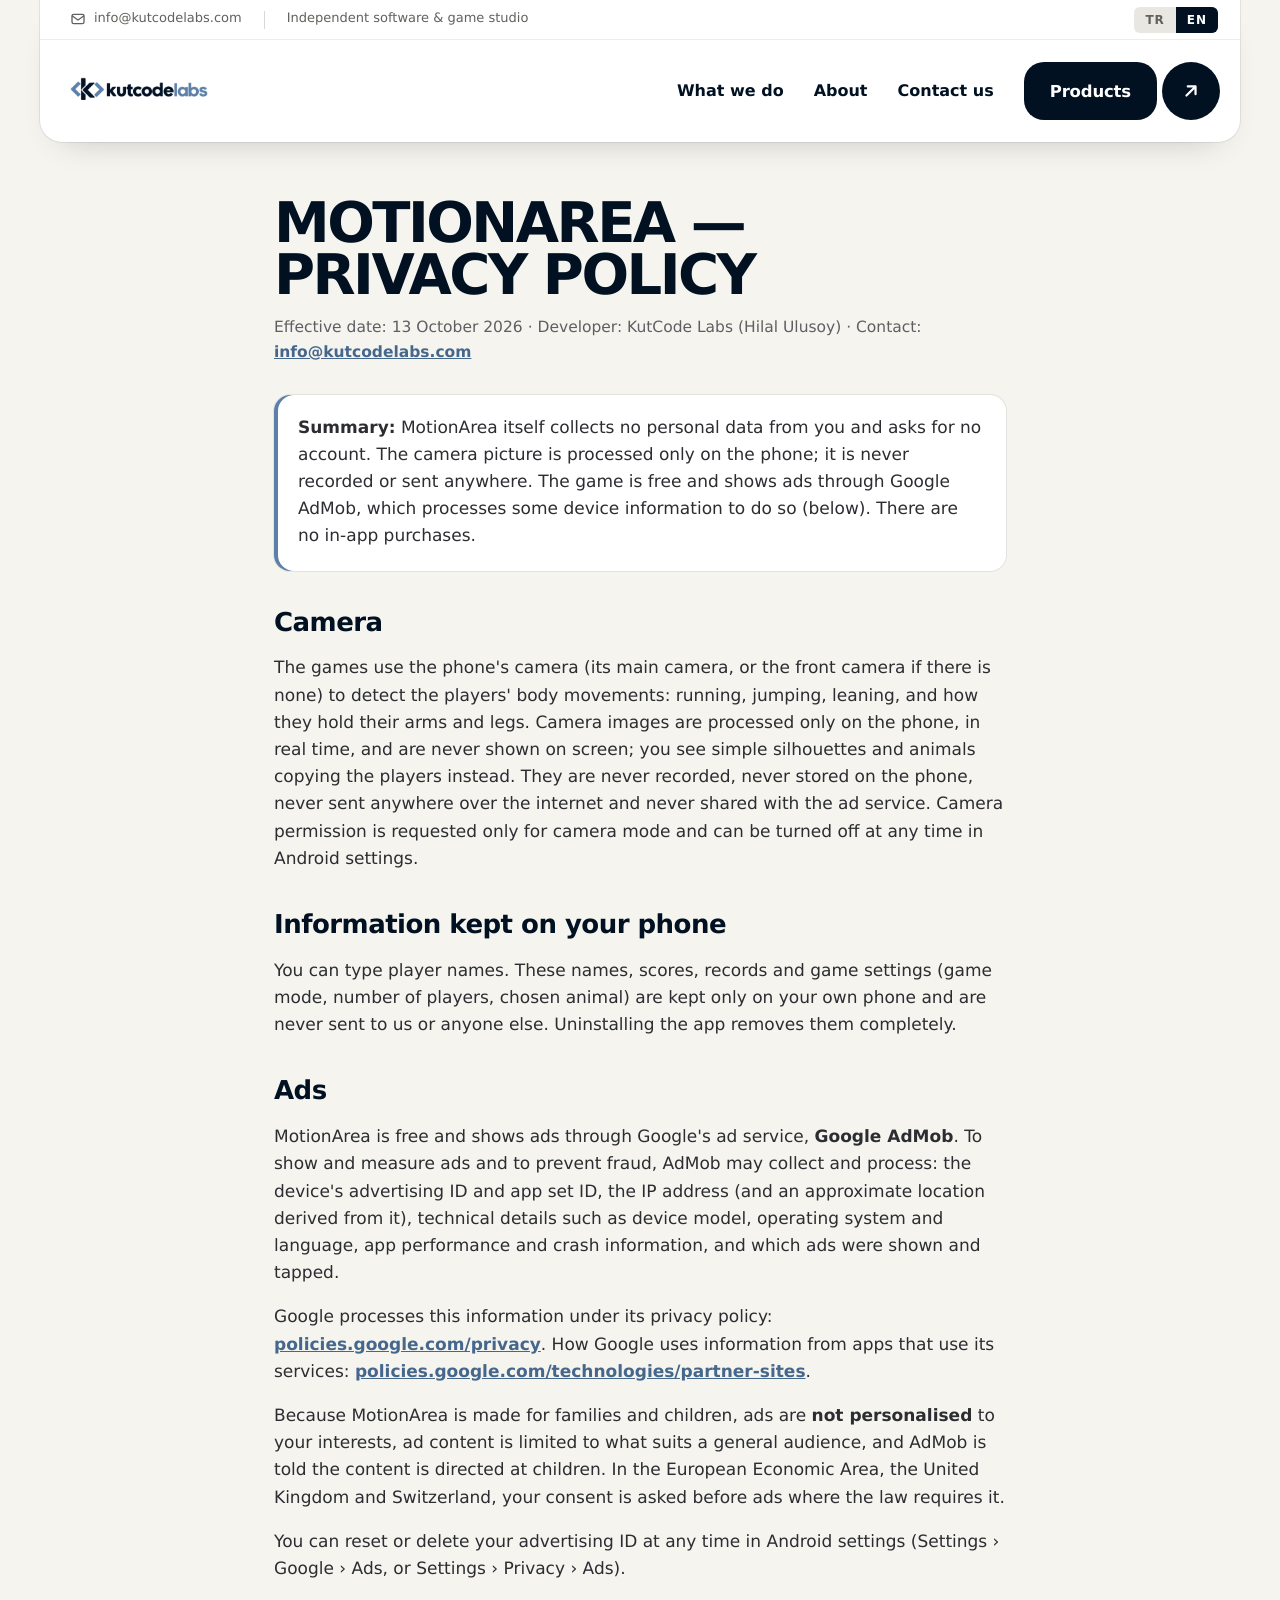
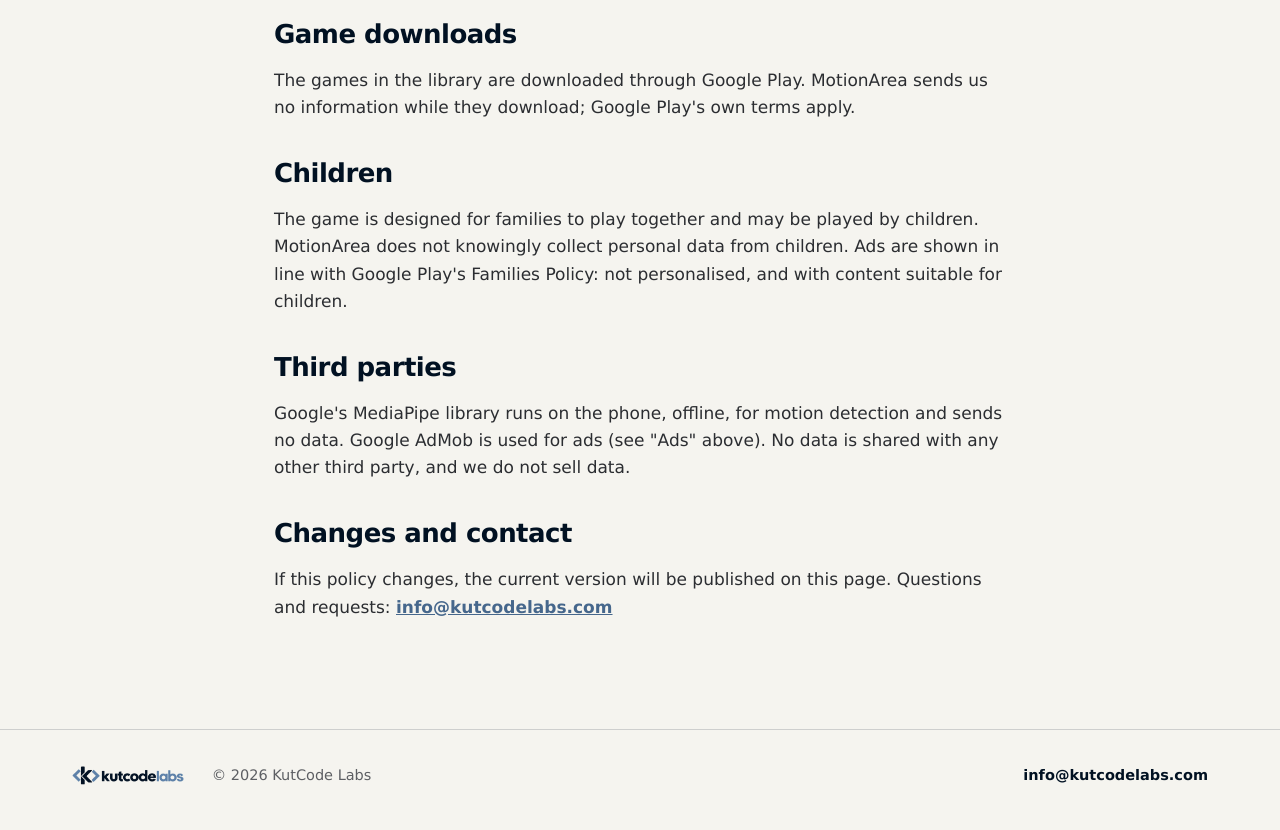
<file: privacy/index.html>
<!doctype html>
<html lang="tr">
<head>
<meta charset="utf-8">
<title>MotionArea — Gizlilik Politikası</title>
<meta http-equiv="refresh" content="0; url=/motionarea/privacy/">
<link rel="canonical" href="https://kutcodelabs.com/motionarea/privacy/">
</head>
<body><p><a href="/motionarea/privacy/">MotionArea gizlilik politikası / privacy policy</a></p></body>
</html>
</file>
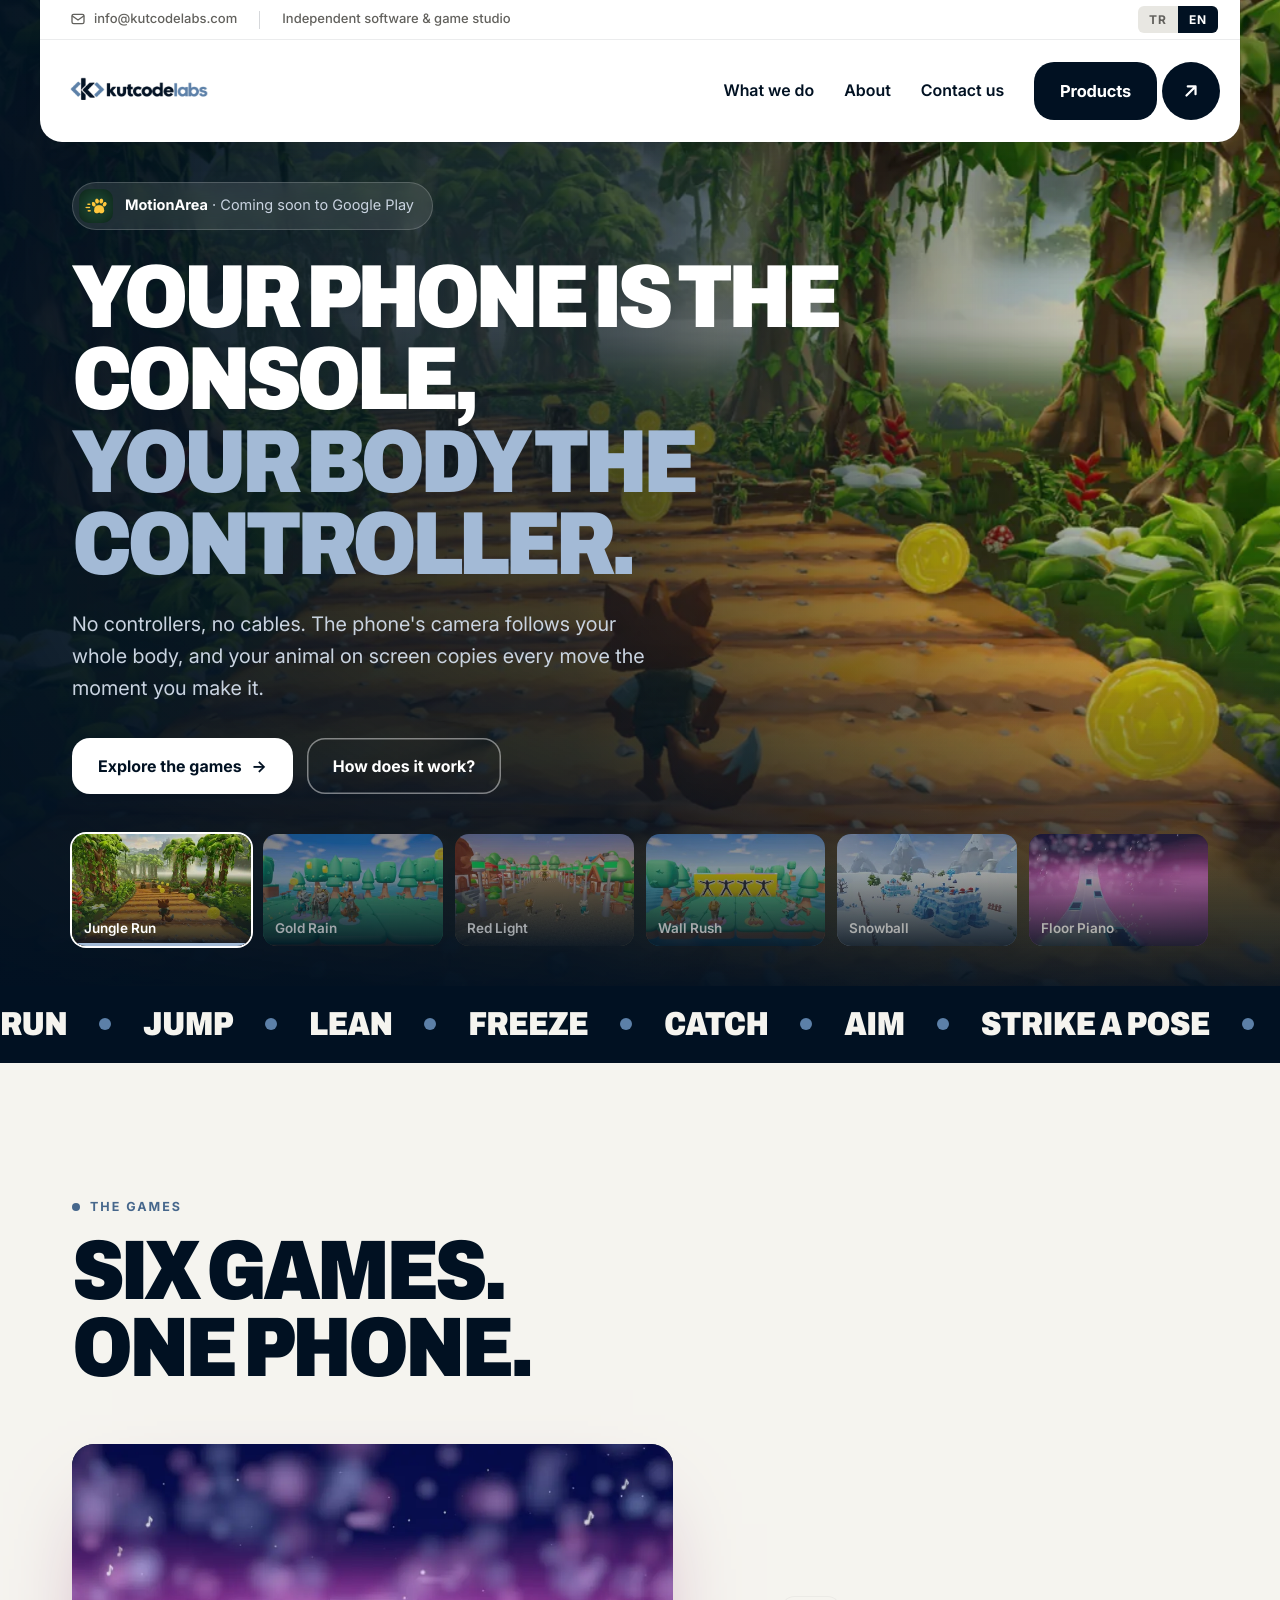
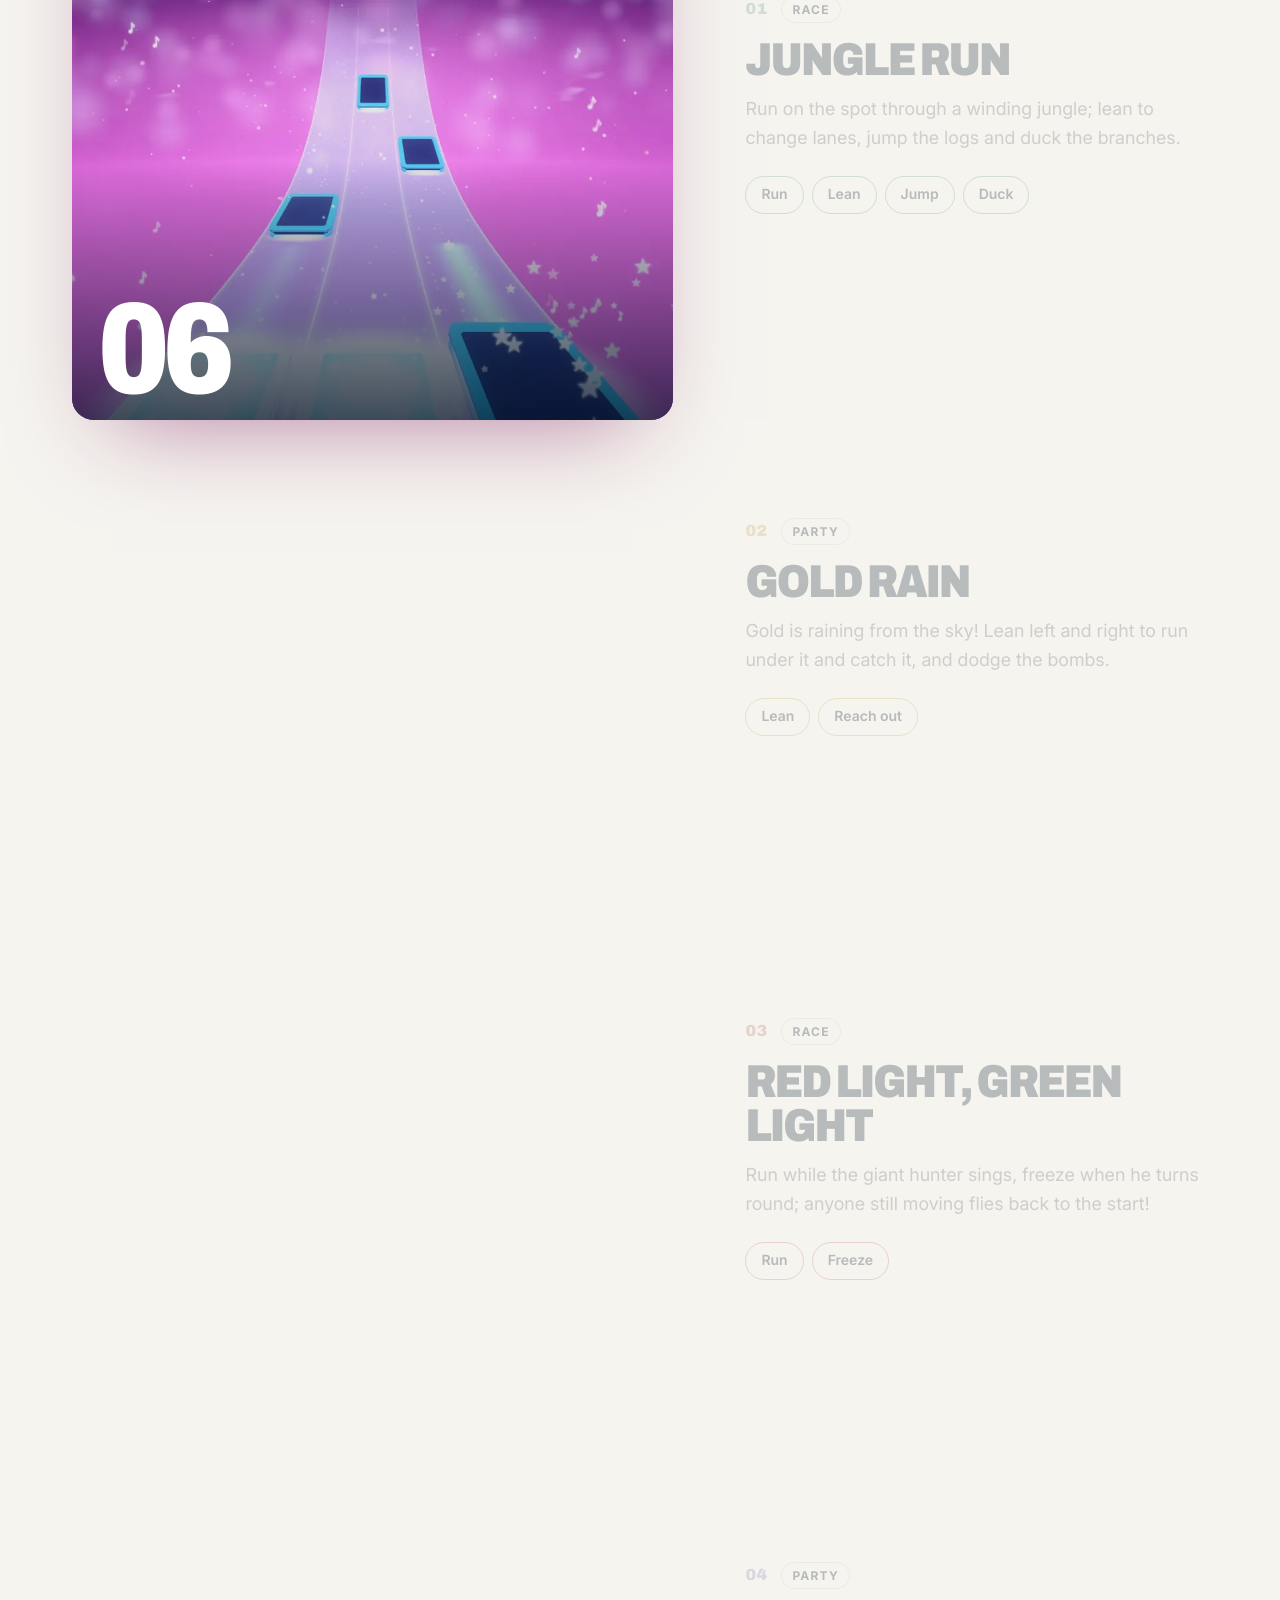
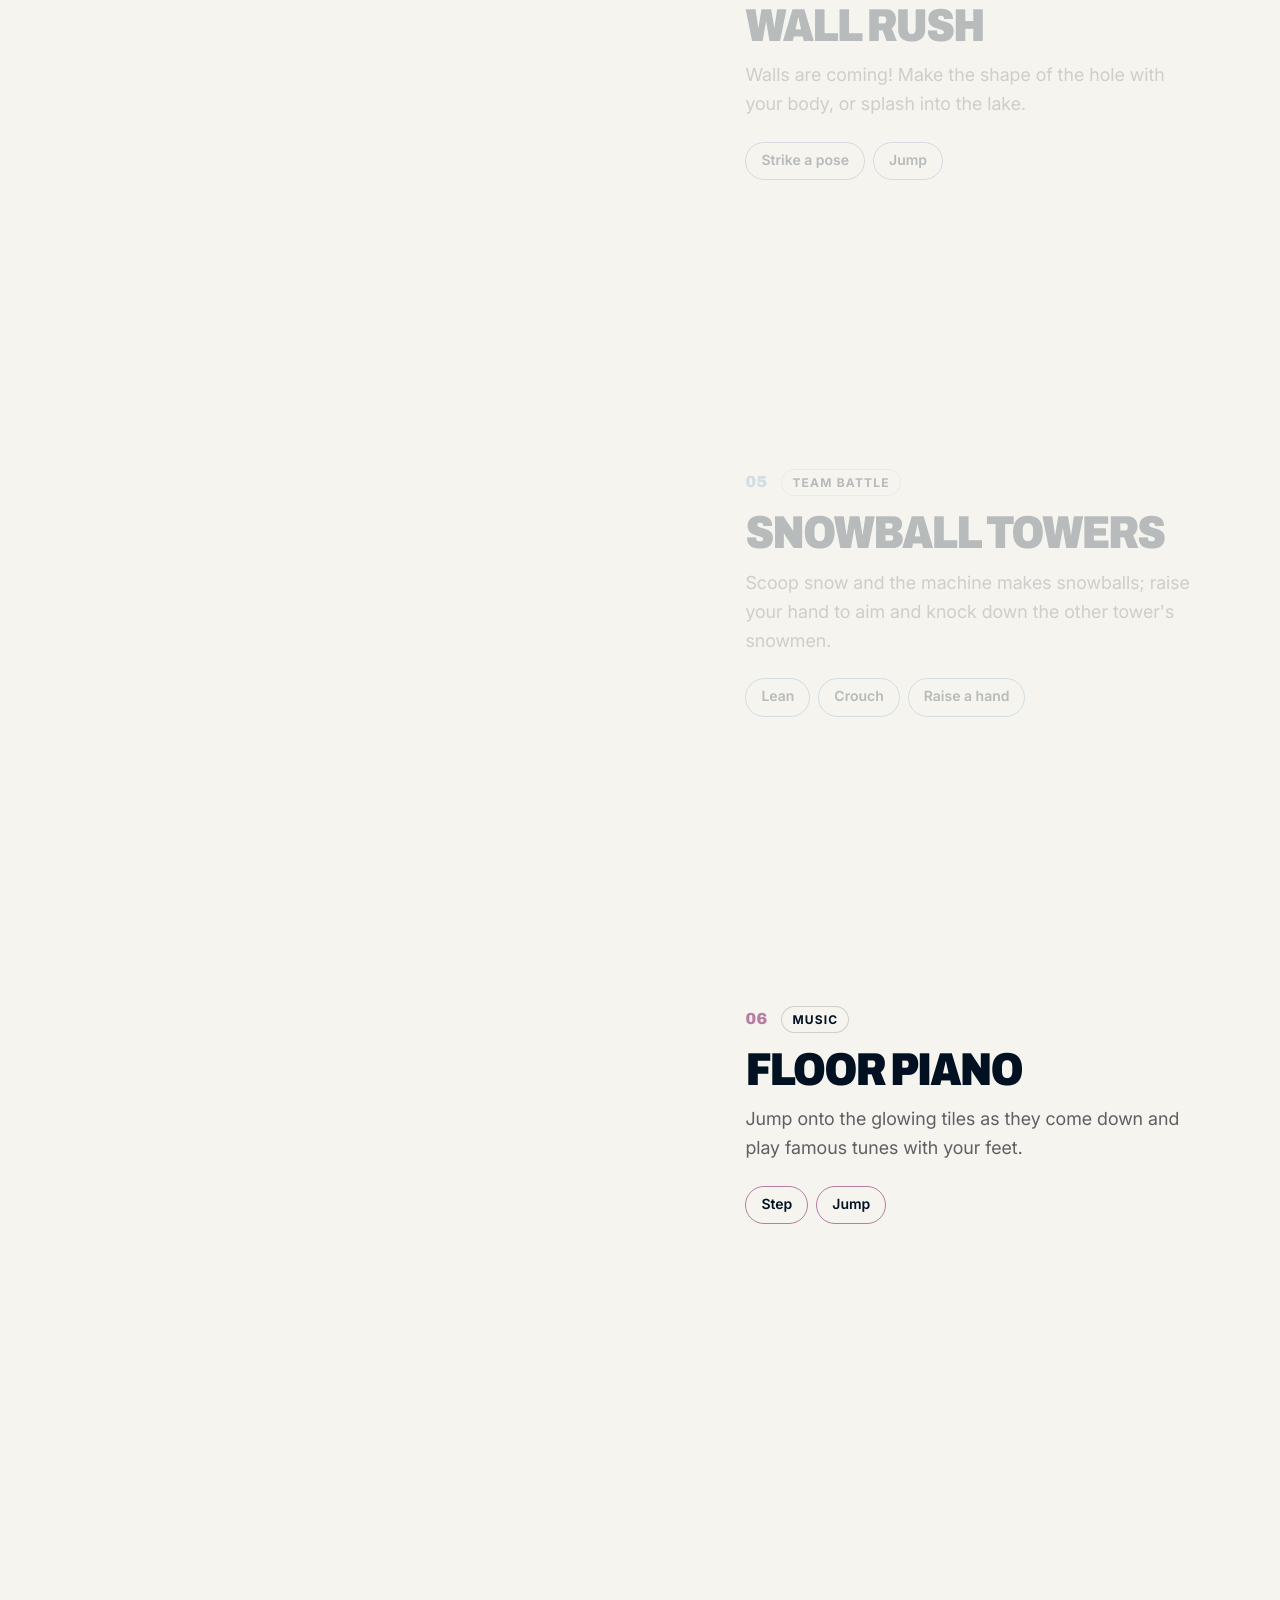
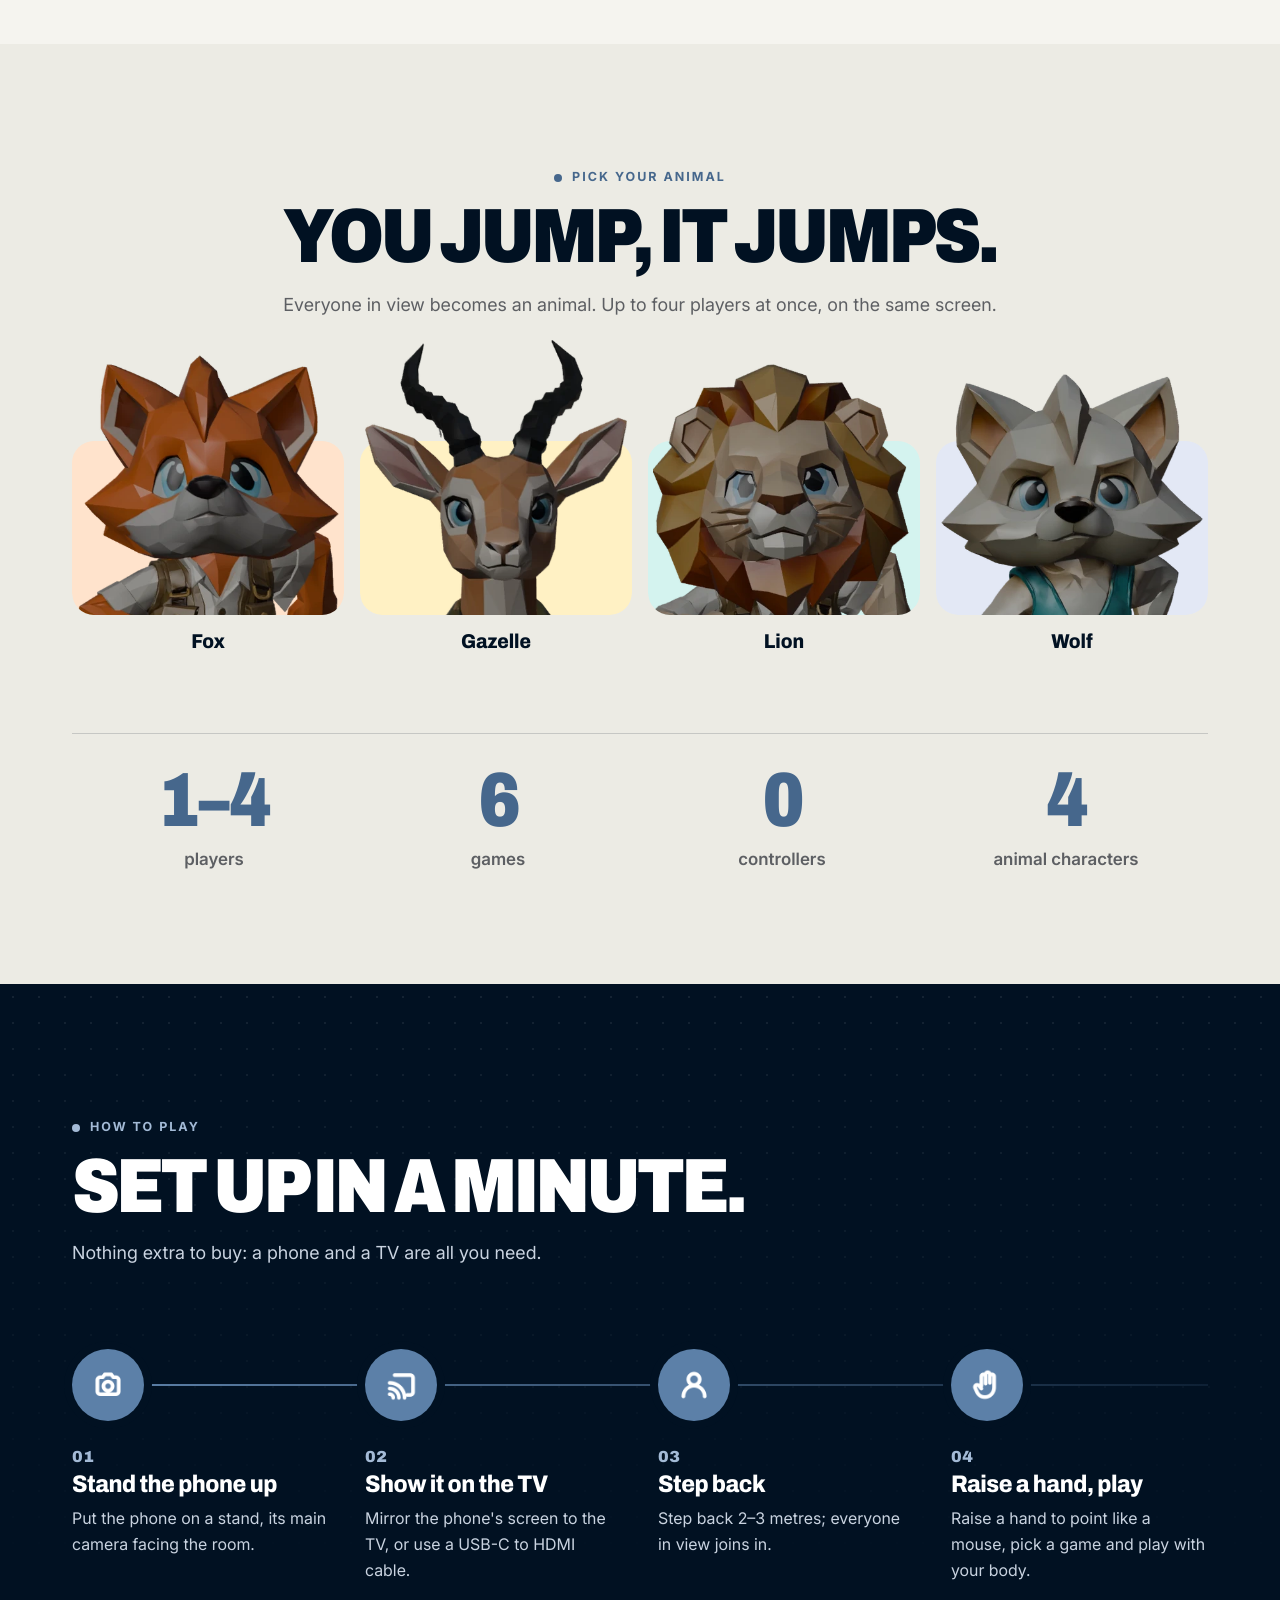
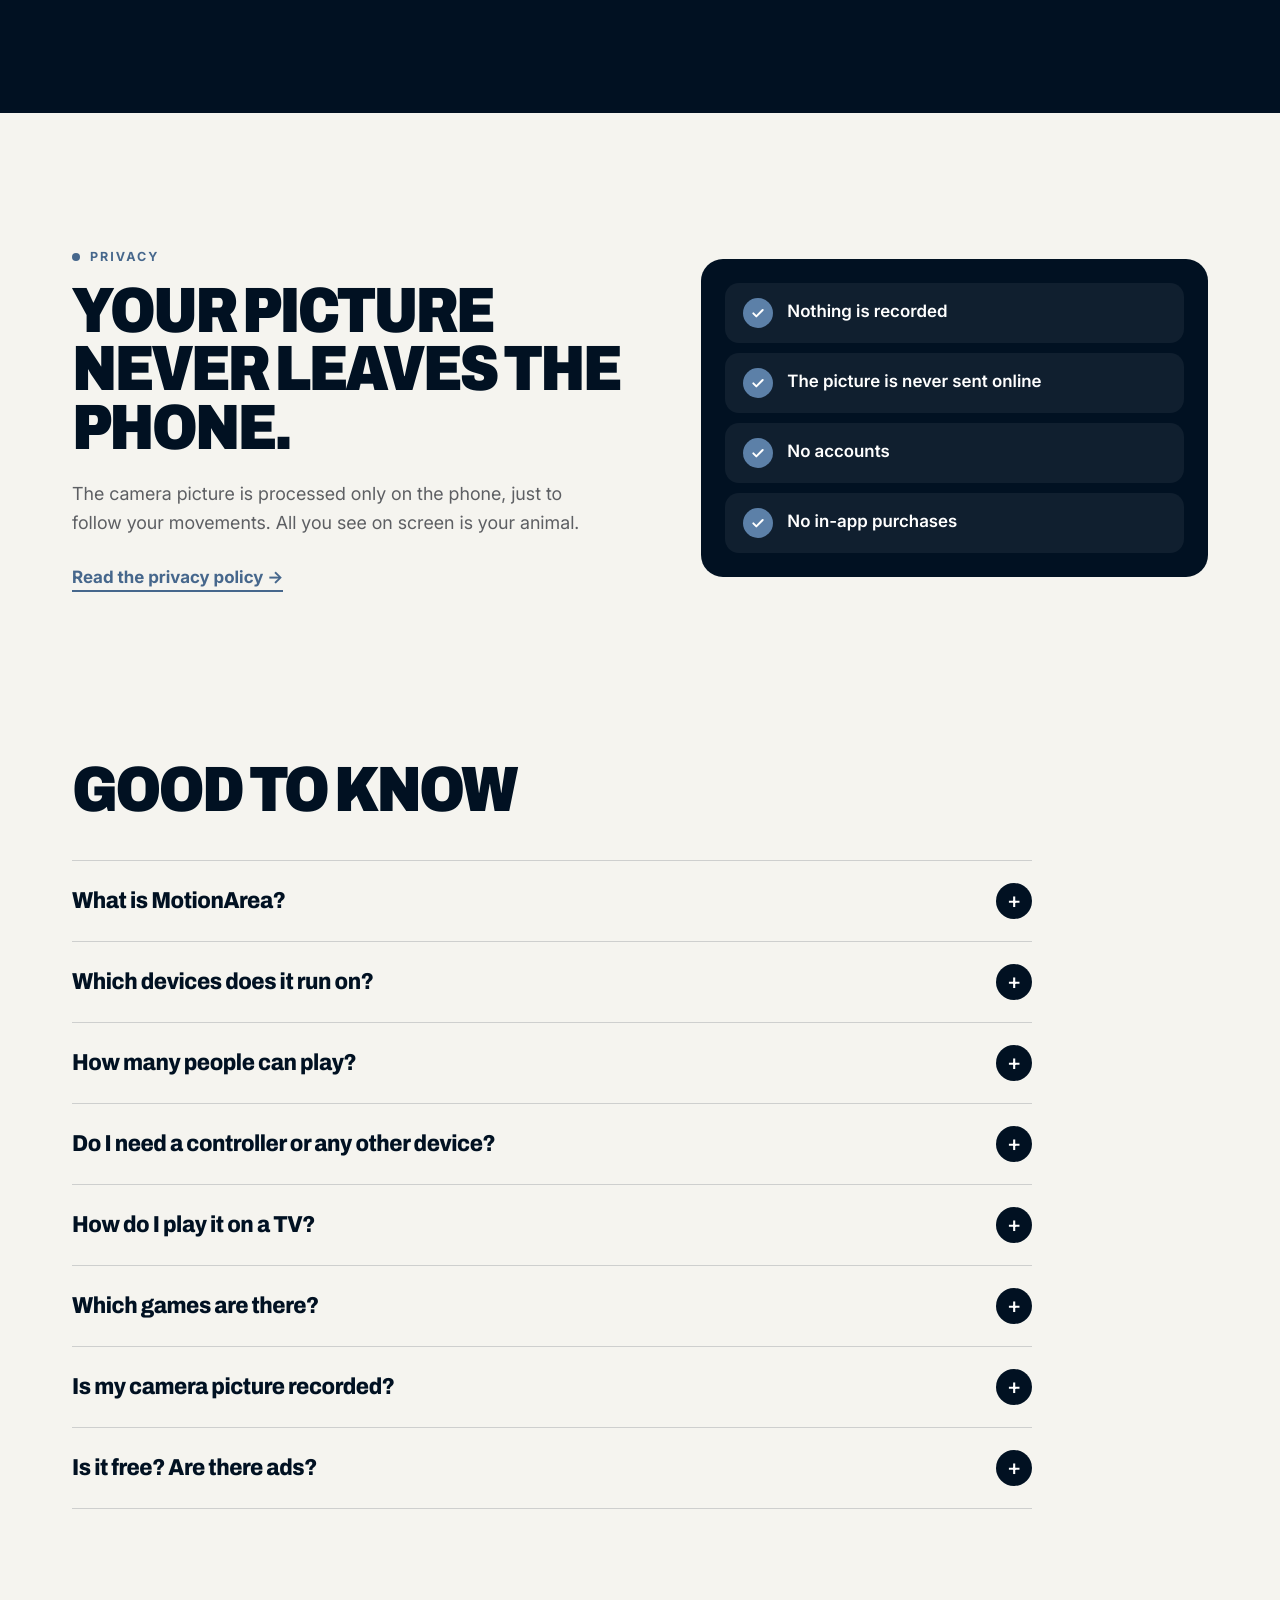
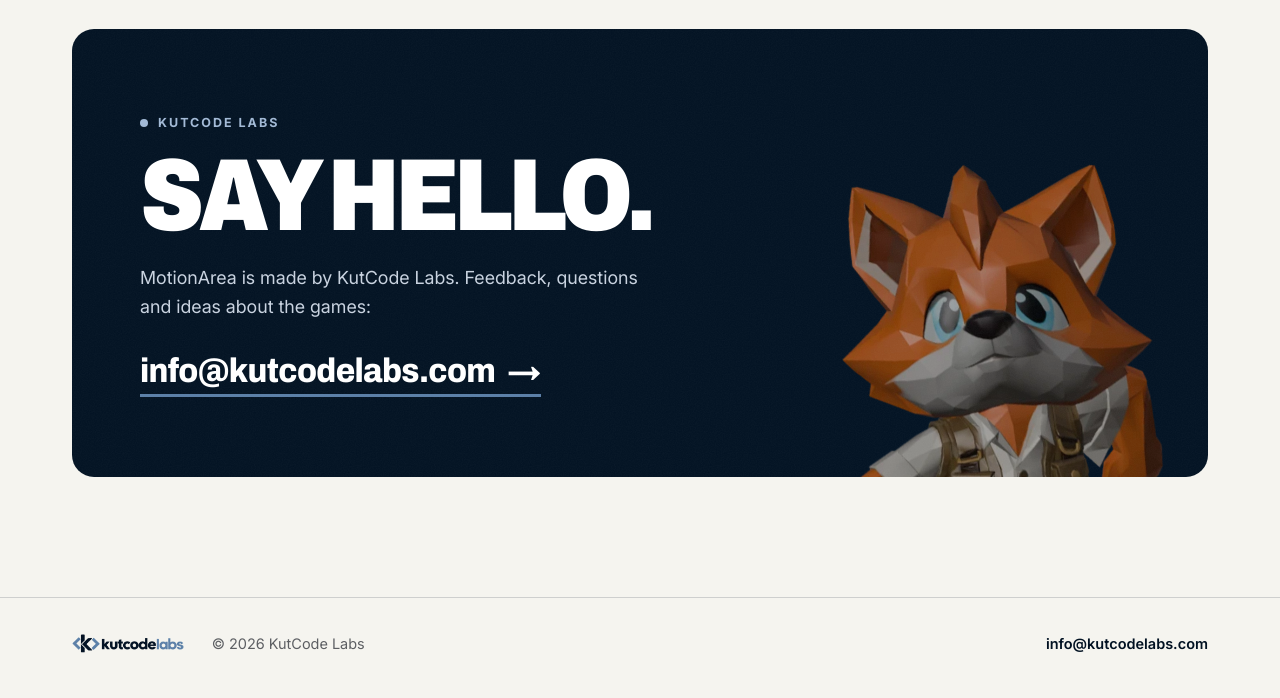
<file: en/motionarea/index.html>
<!doctype html>
<!-- Made by tools/seo.py from motionarea/index.html: edit that page, not this one. -->
<html lang="en" data-lang="en" data-fixed-lang="en">
<head>
<meta charset="utf-8">
<meta name="viewport" content="width=device-width, initial-scale=1, viewport-fit=cover">
<!-- seo:start -->
<title>MotionArea — Motion games you play with your phone's camera</title>
<meta name="description" content="No controllers, no cables: the phone's camera follows your whole body. Run, jump, lean — six motion games for 1–4 players, on your TV. Coming soon to Android.">
<meta name="keywords" content="MotionArea, motion game, motion games for Android, camera game, phone camera game, full-body game, body tracking game, controller-free game, Kinect-like game, Kinect alternative, Just Dance alternative, play phone games on TV, screen mirroring game, family game, family party game, kids motion game, active game at home, exergame, fitness game, local multiplayer, 4 player game, Jungle Run, Gold Rain, Red Light Green Light game, Wall Rush, hole in the wall game, Snowball Towers, snowball fight game, Floor Piano, piano tiles with your feet">
<meta name="author" content="KutCode Labs">
<meta name="publisher" content="KutCode Labs">
<meta name="robots" content="index, follow, max-image-preview:large, max-snippet:-1, max-video-preview:-1">
<link rel="canonical" href="https://kutcodelabs.com/en/motionarea/">
<link rel="alternate" hreflang="tr" href="https://kutcodelabs.com/motionarea/">
<link rel="alternate" hreflang="en" href="https://kutcodelabs.com/en/motionarea/">
<link rel="alternate" hreflang="x-default" href="https://kutcodelabs.com/motionarea/">
<meta property="og:type" content="website">
<meta property="og:site_name" content="KutCode Labs">
<meta property="og:title" content="MotionArea — Motion games you play with your phone's camera">
<meta property="og:description" content="No controllers, no cables: the phone's camera follows your whole body. Run, jump, lean — six motion games for 1–4 players, on your TV. Coming soon to Android.">
<meta property="og:url" content="https://kutcodelabs.com/en/motionarea/">
<meta property="og:image" content="https://kutcodelabs.com/img/og-image.jpg">
<meta property="og:image:width" content="1024">
<meta property="og:image:height" content="500">
<meta property="og:image:alt" content="MotionArea: your phone is the console, your body is the controller">
<meta property="og:locale" content="en_US">
<meta property="og:locale:alternate" content="tr_TR">
<meta name="twitter:card" content="summary_large_image">
<meta name="twitter:title" content="MotionArea — Motion games you play with your phone's camera">
<meta name="twitter:description" content="No controllers, no cables: the phone's camera follows your whole body. Run, jump, lean — six motion games for 1–4 players, on your TV. Coming soon to Android.">
<meta name="twitter:image" content="https://kutcodelabs.com/img/og-image.jpg">
<meta name="twitter:image:alt" content="MotionArea: your phone is the console, your body is the controller">
<meta name="theme-color" content="#f5f4ef">
<meta name="application-name" content="KutCode Labs">
<meta name="apple-mobile-web-app-title" content="KutCode Labs">
<link rel="manifest" href="/site.webmanifest">
<link rel="preload" as="image" href="/img/hero-jungle-run.webp" fetchpriority="high">
<script type="application/ld+json">
{
 "@context": "https://schema.org",
 "@graph": [
  {
   "@type": "Organization",
   "@id": "https://kutcodelabs.com/#organization",
   "name": "KutCode Labs",
   "alternateName": "kutcodelabs",
   "url": "https://kutcodelabs.com/",
   "logo": {
    "@type": "ImageObject",
    "url": "https://kutcodelabs.com/img/logo.png",
    "width": 394,
    "height": 120
   }
  },
  {
   "@type": "WebPage",
   "@id": "https://kutcodelabs.com/en/motionarea/#webpage",
   "url": "https://kutcodelabs.com/en/motionarea/",
   "name": "MotionArea — Motion games you play with your phone's camera",
   "description": "No controllers, no cables: the phone's camera follows your whole body. Run, jump, lean — six motion games for 1–4 players, on your TV. Coming soon to Android.",
   "inLanguage": "en",
   "isPartOf": {
    "@id": "https://kutcodelabs.com/#website"
   },
   "about": {
    "@id": "https://kutcodelabs.com/motionarea/#app"
   },
   "mainEntity": {
    "@id": "https://kutcodelabs.com/motionarea/#app"
   },
   "dateModified": "2026-10-13",
   "breadcrumb": {
    "@id": "https://kutcodelabs.com/en/motionarea/#breadcrumb"
   }
  },
  {
   "@type": "BreadcrumbList",
   "itemListElement": [
    {
     "@type": "ListItem",
     "position": 1,
     "name": "KutCode Labs",
     "item": "https://kutcodelabs.com/en/"
    },
    {
     "@type": "ListItem",
     "position": 2,
     "name": "MotionArea",
     "item": "https://kutcodelabs.com/en/motionarea/"
    }
   ],
   "@id": "https://kutcodelabs.com/en/motionarea/#breadcrumb"
  },
  {
   "@type": [
    "VideoGame",
    "MobileApplication"
   ],
   "@id": "https://kutcodelabs.com/motionarea/#app",
   "name": "MotionArea",
   "url": "https://kutcodelabs.com/en/motionarea/",
   "operatingSystem": "Android",
   "applicationCategory": "GameApplication",
   "publisher": {
    "@id": "https://kutcodelabs.com/#organization"
   },
   "alternateName": "MotionArea: Motion Games",
   "description": "MotionArea is a set of motion games for the whole family that follow players' whole bodies through the phone's camera. No controllers or sensors: one to four players run, jump and lean, and their animals on screen copy every move. It can be shown on a TV, and the camera picture is processed only on the phone.",
   "image": "https://kutcodelabs.com/img/og-image.jpg",
   "screenshot": [
    "https://kutcodelabs.com/img/hero-jungle-run.webp",
    "https://kutcodelabs.com/img/hero-gold-rain.webp",
    "https://kutcodelabs.com/img/hero-red-light.webp",
    "https://kutcodelabs.com/img/hero-wall-rush.webp",
    "https://kutcodelabs.com/img/hero-snowball-towers.webp",
    "https://kutcodelabs.com/img/hero-floor-piano.webp"
   ],
   "applicationSubCategory": "Motion and party game",
   "genre": [
    "Party",
    "Family",
    "Motion",
    "Sports",
    "Music"
   ],
   "gamePlatform": [
    "Android"
   ],
   "playMode": [
    "SinglePlayer",
    "MultiPlayer"
   ],
   "numberOfPlayers": {
    "@type": "QuantitativeValue",
    "minValue": 1,
    "maxValue": 4
   },
   "inLanguage": "en",
   "audience": {
    "@type": "PeopleAudience",
    "audienceType": "Families and children"
   },
   "isAccessibleForFree": true,
   "keywords": "MotionArea, motion game, motion games for Android, camera game, phone camera game, full-body game, body tracking game, controller-free game, Kinect-like game, Kinect alternative, Just Dance alternative, play phone games on TV, screen mirroring game, family game, family party game, kids motion game, active game at home, exergame, fitness game, local multiplayer, 4 player game, Jungle Run, Gold Rain, Red Light Green Light game, Wall Rush, hole in the wall game, Snowball Towers, snowball fight game, Floor Piano, piano tiles with your feet",
   "featureList": [
    "On-device body tracking with the phone camera",
    "One to four players at once",
    "Screen mirroring or USB-C to HDMI for the TV",
    "Six motion games",
    "Four animal characters that copy your moves",
    "Raise a hand to point like a mouse",
    "The camera picture is never recorded or sent"
   ],
   "hasPart": [
    {
     "@type": "VideoGame",
     "name": "Jungle Run",
     "description": "Run on the spot through a winding jungle; lean to change lanes, jump the logs and duck the branches.",
     "image": "https://kutcodelabs.com/img/hero-jungle-run.webp",
     "gamePlatform": "Android"
    },
    {
     "@type": "VideoGame",
     "name": "Gold Rain",
     "description": "Gold is raining from the sky: lean left and right to run under it and catch it, and dodge the bombs.",
     "image": "https://kutcodelabs.com/img/hero-gold-rain.webp",
     "gamePlatform": "Android"
    },
    {
     "@type": "VideoGame",
     "name": "Red Light, Green Light",
     "description": "Run while the giant hunter sings and freeze when he turns round; anyone still moving flies back to the start.",
     "image": "https://kutcodelabs.com/img/hero-red-light.webp",
     "gamePlatform": "Android"
    },
    {
     "@type": "VideoGame",
     "name": "Wall Rush",
     "description": "Walls are coming: make the shape of the hole with your body, or splash into the lake.",
     "image": "https://kutcodelabs.com/img/hero-wall-rush.webp",
     "gamePlatform": "Android"
    },
    {
     "@type": "VideoGame",
     "name": "Snowball Towers",
     "description": "A team snowball battle: scoop snow, raise your hand to aim and knock down the other tower's snowmen.",
     "image": "https://kutcodelabs.com/img/hero-snowball-towers.webp",
     "gamePlatform": "Android"
    },
    {
     "@type": "VideoGame",
     "name": "Floor Piano",
     "description": "Jump onto the glowing tiles as they come down and play famous tunes with your feet.",
     "image": "https://kutcodelabs.com/img/hero-floor-piano.webp",
     "gamePlatform": "Android"
    }
   ],
   "author": {
    "@id": "https://kutcodelabs.com/#organization"
   },
   "creator": {
    "@id": "https://kutcodelabs.com/#organization"
   }
  },
  {
   "@type": "FAQPage",
   "mainEntity": [
    {
     "@type": "Question",
     "name": "What is MotionArea?",
     "acceptedAnswer": {
      "@type": "Answer",
      "text": "MotionArea is an app of motion games for the whole family that follows your whole body through the phone's camera. No controllers or sensors: you run, jump and lean, and your animal on screen copies every move the moment you make it."
     }
    },
    {
     "@type": "Question",
     "name": "Which devices does it run on?",
     "acceptedAnswer": {
      "@type": "Answer",
      "text": "It runs on Android phones with a camera. MotionArea is coming soon to Google Play."
     }
    },
    {
     "@type": "Question",
     "name": "How many people can play?",
     "acceptedAnswer": {
      "@type": "Answer",
      "text": "One to four people at once. Everyone in view joins in, and each player picks their own animal."
     }
    },
    {
     "@type": "Question",
     "name": "Do I need a controller or any other device?",
     "acceptedAnswer": {
      "@type": "Answer",
      "text": "No. A phone is enough, and you can show it on a TV if you like. In the menus you raise a hand and point like a mouse."
     }
    },
    {
     "@type": "Question",
     "name": "How do I play it on a TV?",
     "acceptedAnswer": {
      "@type": "Answer",
      "text": "Mirror the phone's screen to the TV, or use a USB-C to HDMI cable; stand the phone up with its main camera facing the room and step back 2–3 metres."
     }
    },
    {
     "@type": "Question",
     "name": "Which games are there?",
     "acceptedAnswer": {
      "@type": "Answer",
      "text": "Six: Jungle Run (a race down a jungle path), Gold Rain (lean to catch the gold), Red Light, Green Light (run, then freeze), Wall Rush (make the shape in the wall with your body), Snowball Towers (a team snowball battle) and Floor Piano (jump on the tiles to play tunes)."
     }
    },
    {
     "@type": "Question",
     "name": "Is my camera picture recorded?",
     "acceptedAnswer": {
      "@type": "Answer",
      "text": "No. The camera picture is processed only on the phone, in real time; it is never shown, recorded or sent online."
     }
    },
    {
     "@type": "Question",
     "name": "Is it free? Are there ads?",
     "acceptedAnswer": {
      "@type": "Answer",
      "text": "MotionArea is free and supported by ads. Ads come through Google AdMob, are not personalised and are kept suitable for families. There are no in-app purchases."
     }
    }
   ],
   "@id": "https://kutcodelabs.com/en/motionarea/#faq"
  }
 ]
}
</script>
<!-- seo:end -->
<link rel="icon" type="image/png" href="/favicon.png?v=2">
<link rel="apple-touch-icon" href="/apple-touch-icon.png?v=2">
<link rel="preconnect" href="https://fonts.googleapis.com">
<link rel="preconnect" href="https://fonts.gstatic.com" crossorigin>
<link href="https://fonts.googleapis.com/css2?family=Archivo:wdth,wght@62..125,100..900&family=Inter:wght@400;500;600;700;800&display=swap" rel="stylesheet">
<link rel="stylesheet" href="/styles.css?v=15">
<script src="/lang.js?v=5" defer></script>
<script src="/site.js?v=2" defer></script>
</head>
<body class="home">

<header class="hdr" data-open="false">
  <div class="util">
    <a class="u-item" href="mailto:info@kutcodelabs.com"><svg viewBox="0 0 24 24" fill="none" stroke="currentColor" stroke-width="2" stroke-linecap="round" stroke-linejoin="round" aria-hidden="true"><rect x="3" y="5" width="18" height="14" rx="2.5"/><path d="M3.5 7.5l8.5 6 8.5-6"/></svg><span>info@kutcodelabs.com</span></a>
    <span class="u-rule" aria-hidden="true"></span>
    <span class="u-item"><span lang="tr">Bağımsız yazılım ve oyun stüdyosu</span><span lang="en">Independent software &amp; game studio</span></span>
    <div class="lang" role="group" aria-label="Language"><button type="button" data-set="tr">TR</button><button type="button" data-set="en">EN</button></div>
  </div>
  <div class="main-row">
    <a class="brand" href="/en/" aria-label="KutCode Labs"><img src="/img/logo.png?v=2" alt="kutcodelabs" width="394" height="120"></a>
    <nav class="nav" aria-label="Main navigation">
      <a href="/en/#what"><span lang="tr">Ne yapıyoruz</span><span lang="en">What we do</span></a>
      <a href="/en/#about"><span lang="tr">Hakkımızda</span><span lang="en">About</span></a>
      <a href="/en/#contact"><span lang="tr">İletişim</span><span lang="en">Contact us</span></a>
    </nav>
    <a class="cta-pair" href="/en/#products"><span class="pill"><span lang="tr">Ürünler</span><span lang="en">Products</span></span><span class="circ"><svg viewBox="0 0 24 24" fill="none" stroke="currentColor" stroke-width="2.4" stroke-linecap="round" stroke-linejoin="round" aria-hidden="true"><path d="M5 12h14M13 6l6 6-6 6"/></svg></span></a>
    <button class="menu-btn" type="button" aria-expanded="false" aria-controls="menu"><span class="burger" aria-hidden="true"><i></i><i></i></span><span lang="tr">Menü</span><span lang="en">Menu</span></button>
  </div>
  <div class="panel" id="menu">
    <a href="/en/#products"><span lang="tr">Ürünler</span><span lang="en">Products</span></a>
    <a href="/en/#what"><span lang="tr">Ne yapıyoruz</span><span lang="en">What we do</span></a>
    <a href="/en/#about"><span lang="tr">Hakkımızda</span><span lang="en">About</span></a>
    <a href="/en/#contact"><span lang="tr">İletişim</span><span lang="en">Contact</span></a>
    <a href="/en/motionarea/">MotionArea</a>
    <div class="panel-foot"><a href="mailto:info@kutcodelabs.com">info@kutcodelabs.com</a><div class="lang" role="group" aria-label="Language"><button type="button" data-set="tr">TR</button><button type="button" data-set="en">EN</button></div></div>
  </div>
</header>

<main>
  <!-- The six games one after another behind the headline; the strip at the bottom picks one. -->
  <section class="hero">
    <div class="slides" aria-hidden="true">
      <div class="slide on" style="background-image: url('/img/hero-jungle-run.webp')"></div>
      <div class="slide" style="background-image: url('/img/hero-gold-rain.webp')"></div>
      <div class="slide" style="background-image: url('/img/hero-red-light.webp')"></div>
      <div class="slide" style="background-image: url('/img/hero-wall-rush.webp')"></div>
      <div class="slide" style="background-image: url('/img/hero-snowball-towers.webp')"></div>
      <div class="slide" style="background-image: url('/img/hero-floor-piano.webp')"></div>
    </div>
    <div class="wrap hero-body">
      <div class="badge">
        <img src="/img/motionarea-icon.png" alt="" width="44" height="44">
        <span><strong>MotionArea</strong> <span lang="tr">· Yakında Google Play'de</span><span lang="en">· Coming soon to Google Play</span></span>
      </div>
      <h1>
        <span lang="tr">Telefonun konsol,<br><em>bedenin kumanda.</em></span>
        <span lang="en">Your phone is the console,<br><em>your body the controller.</em></span>
      </h1>
      <p class="lead">
        <span lang="tr">Kumanda yok, kablo yok. Telefonun kamerası bütün vücudunu takip eder; ekrandaki hayvanın da her hareketini anında taklit eder.</span>
        <span lang="en">No controllers, no cables. The phone's camera follows your whole body, and your animal on screen copies every move the moment you make it.</span>
      </p>
      <div class="cta">
        <a class="button" href="#games"><span lang="tr">Oyunları keşfet</span><span lang="en">Explore the games</span> <span class="arrow" aria-hidden="true">→</span></a>
        <a class="button ghost" href="#how"><span lang="tr">Nasıl oynanır?</span><span lang="en">How does it work?</span></a>
      </div>
    </div>
    <div class="wrap">
      <div class="pick" role="tablist" aria-label="Games">
        <button type="button" class="on" role="tab"><img src="/img/thumbs/jungle-run.webp" alt="" width="320" height="200"><span>Jungle Run</span><i></i></button>
        <button type="button" role="tab"><img src="/img/thumbs/gold-rain.webp" alt="" width="320" height="200"><span><span lang="tr">Altın Yağmuru</span><span lang="en">Gold Rain</span></span><i></i></button>
        <button type="button" role="tab"><img src="/img/thumbs/red-light.webp" alt="" width="320" height="200"><span><span lang="tr">Kırmızı Işık</span><span lang="en">Red Light</span></span><i></i></button>
        <button type="button" role="tab"><img src="/img/thumbs/wall-rush.webp" alt="" width="320" height="200"><span><span lang="tr">Duvar Koşusu</span><span lang="en">Wall Rush</span></span><i></i></button>
        <button type="button" role="tab"><img src="/img/thumbs/snowball-towers.webp" alt="" width="320" height="200"><span><span lang="tr">Kartopu</span><span lang="en">Snowball</span></span><i></i></button>
        <button type="button" role="tab"><img src="/img/thumbs/floor-piano.webp" alt="" width="320" height="200"><span><span lang="tr">Yer Piyanosu</span><span lang="en">Floor Piano</span></span><i></i></button>
      </div>
    </div>
  </section>

  <!-- Every move the games read, scrolling past on a tilted band. -->
  <div class="marquee" aria-hidden="true">
    <div class="track" lang="tr"><span>KOŞ</span><span>ZIPLA</span><span>EĞİL</span><span>DONUP KAL</span><span>YAKALA</span><span>NİŞAN AL</span><span>POZ VER</span><span>ADIM AT</span><span>KOŞ</span><span>ZIPLA</span><span>EĞİL</span><span>DONUP KAL</span><span>YAKALA</span><span>NİŞAN AL</span><span>POZ VER</span><span>ADIM AT</span></div>
    <div class="track" lang="en"><span>RUN</span><span>JUMP</span><span>LEAN</span><span>FREEZE</span><span>CATCH</span><span>AIM</span><span>STRIKE A POSE</span><span>STEP</span><span>RUN</span><span>JUMP</span><span>LEAN</span><span>FREEZE</span><span>CATCH</span><span>AIM</span><span>STRIKE A POSE</span><span>STEP</span></div>
  </div>

  <!-- On wide screens the picture stays put while the games scroll past; on phones they swipe sideways. -->
  <section id="games" class="games">
    <div class="wrap">
      <div class="games-head" data-reveal>
        <div class="kicker"><span lang="tr">Oyunlar</span><span lang="en">The games</span></div>
        <h2><span lang="tr">Altı oyun.<br>Tek telefon.</span><span lang="en">Six games.<br>One phone.</span></h2>
        <span class="swipe" aria-hidden="true"><span lang="tr">Kaydırarak bak</span><span lang="en">Swipe to see them all</span> →</span>
      </div>
      <div class="show">
        <div class="stage" aria-hidden="true">
          <img class="on" src="/img/hero-jungle-run.webp" alt="" width="1920" height="864">
          <img src="/img/hero-gold-rain.webp" alt="" width="1920" height="864" loading="lazy">
          <img src="/img/hero-red-light.webp" alt="" width="1920" height="864" loading="lazy">
          <img src="/img/hero-wall-rush.webp" alt="" width="1920" height="864" loading="lazy">
          <img src="/img/hero-snowball-towers.webp" alt="" width="1920" height="864" loading="lazy">
          <img src="/img/hero-floor-piano.webp" alt="" width="1920" height="864" loading="lazy">
          <span class="stage-num">01</span>
        </div>
        <div class="list">
          <article class="g on" style="--accent: #6f9e7f">
            <img class="g-img" src="/img/hero-jungle-run.webp" alt="Jungle Run: yerinde koşarak orman yolunda yarış — MotionArea" width="1920" height="864" loading="lazy">
            <div class="g-text">
              <div class="g-top"><span class="num">01</span><span class="tag"><span lang="tr">Yarış</span><span lang="en">Race</span></span></div>
              <h3>Jungle Run</h3>
              <p><span lang="tr">Yerinde koşarak kıvrılan orman yolunda yarış; eğilerek şerit değiştir, kütüklerin üstünden zıpla, dalların altından eğil.</span><span lang="en">Run on the spot through a winding jungle; lean to change lanes, jump the logs and duck the branches.</span></p>
              <ul class="moves"><li lang="tr">Koş</li><li lang="tr">Eğil</li><li lang="tr">Zıpla</li><li lang="tr">Çömel</li><li lang="en">Run</li><li lang="en">Lean</li><li lang="en">Jump</li><li lang="en">Duck</li></ul>
            </div>
          </article>
          <article class="g" style="--accent: #c9a052">
            <img class="g-img" src="/img/hero-gold-rain.webp" alt="Altın Yağmuru: eğilerek düşen altınları yakala — MotionArea" width="1920" height="864" loading="lazy">
            <div class="g-text">
              <div class="g-top"><span class="num">02</span><span class="tag"><span lang="tr">Parti</span><span lang="en">Party</span></span></div>
              <h3><span lang="tr">Altın Yağmuru</span><span lang="en">Gold Rain</span></h3>
              <p><span lang="tr">Gökten altın yağıyor! Sağa sola eğilerek altının altına koş ve yakala, bombalardan kaç.</span><span lang="en">Gold is raining from the sky! Lean left and right to run under it and catch it, and dodge the bombs.</span></p>
              <ul class="moves"><li lang="tr">Eğil</li><li lang="tr">Kollarını aç</li><li lang="en">Lean</li><li lang="en">Reach out</li></ul>
            </div>
          </article>
          <article class="g" style="--accent: #c46d66">
            <img class="g-img" src="/img/hero-red-light.webp" alt="Kırmızı Işık, Yeşil Işık: avcı dönünce donup kal — MotionArea" width="1920" height="864" loading="lazy">
            <div class="g-text">
              <div class="g-top"><span class="num">03</span><span class="tag"><span lang="tr">Yarış</span><span lang="en">Race</span></span></div>
              <h3><span lang="tr">Kırmızı Işık, Yeşil Işık</span><span lang="en">Red Light, Green Light</span></h3>
              <p><span lang="tr">Dev avcı şarkı söylerken koş, arkasını dönünce donup kal; kıpırdayan başa uçar!</span><span lang="en">Run while the giant hunter sings, freeze when he turns round; anyone still moving flies back to the start!</span></p>
              <ul class="moves"><li lang="tr">Koş</li><li lang="tr">Donup kal</li><li lang="en">Run</li><li lang="en">Freeze</li></ul>
            </div>
          </article>
          <article class="g" style="--accent: #8a80b8">
            <img class="g-img" src="/img/hero-wall-rush.webp" alt="Duvar Koşusu: bedeninle duvardaki deliğin şeklini yap — MotionArea" width="1920" height="864" loading="lazy">
            <div class="g-text">
              <div class="g-top"><span class="num">04</span><span class="tag"><span lang="tr">Parti</span><span lang="en">Party</span></span></div>
              <h3><span lang="tr">Duvar Koşusu</span><span lang="en">Wall Rush</span></h3>
              <p><span lang="tr">Duvarlar geliyor! Bedeninle deliğin şeklini yap, yoksa göle düşersin.</span><span lang="en">Walls are coming! Make the shape of the hole with your body, or splash into the lake.</span></p>
              <ul class="moves"><li lang="tr">Poz ver</li><li lang="tr">Zıpla</li><li lang="en">Strike a pose</li><li lang="en">Jump</li></ul>
            </div>
          </article>
          <article class="g" style="--accent: #6a9cbf">
            <img class="g-img" src="/img/hero-snowball-towers.webp" alt="Kartopu Kuleleri: takım halinde kartopu savaşı — MotionArea" width="1920" height="864" loading="lazy">
            <div class="g-text">
              <div class="g-top"><span class="num">05</span><span class="tag"><span lang="tr">Takım savaşı</span><span lang="en">Team battle</span></span></div>
              <h3><span lang="tr">Kartopu Kuleleri</span><span lang="en">Snowball Towers</span></h3>
              <p><span lang="tr">Kar topla, makine kartopu yapsın; elini kaldırıp nişan al ve karşı kulenin kardan adamlarını devir.</span><span lang="en">Scoop snow and the machine makes snowballs; raise your hand to aim and knock down the other tower's snowmen.</span></p>
              <ul class="moves"><li lang="tr">Eğil</li><li lang="tr">Çömel</li><li lang="tr">Elini kaldır</li><li lang="en">Lean</li><li lang="en">Crouch</li><li lang="en">Raise a hand</li></ul>
            </div>
          </article>
          <article class="g" style="--accent: #b67ea2">
            <img class="g-img" src="/img/hero-floor-piano.webp" alt="Yer Piyanosu: tuşlara zıplayarak şarkı çal — MotionArea" width="1920" height="864" loading="lazy">
            <div class="g-text">
              <div class="g-top"><span class="num">06</span><span class="tag"><span lang="tr">Müzik</span><span lang="en">Music</span></span></div>
              <h3><span lang="tr">Yer Piyanosu</span><span lang="en">Floor Piano</span></h3>
              <p><span lang="tr">Aşağı inen parlayan tuşların üstüne zıpla ve ayaklarınla ünlü şarkıları çal.</span><span lang="en">Jump onto the glowing tiles as they come down and play famous tunes with your feet.</span></p>
              <ul class="moves"><li lang="tr">Adım at</li><li lang="tr">Zıpla</li><li lang="en">Step</li><li lang="en">Jump</li></ul>
            </div>
          </article>
        </div>
      </div>
    </div>
  </section>

  <!-- The animals everyone plays as. -->
  <section class="animals">
    <div class="wrap">
      <div class="animals-head" data-reveal>
        <div class="kicker"><span lang="tr">Hayvanını seç</span><span lang="en">Pick your animal</span></div>
        <h2><span lang="tr">Sen zıplarsın, o zıplar.</span><span lang="en">You jump, it jumps.</span></h2>
        <p><span lang="tr">Kamerada görünen herkes bir hayvan olur. Dört kişiye kadar aynı anda, aynı ekranda.</span><span lang="en">Everyone in view becomes an animal. Up to four players at once, on the same screen.</span></p>
      </div>
      <div class="zoo">
        <figure class="pet" style="--tint: #ffe3cc; --d: 0s" data-reveal><div class="pet-card"><img src="/img/animals/fox.webp" alt="MotionArea tilki karakteri" width="397" height="420" loading="lazy"></div><figcaption><span lang="tr">Tilki</span><span lang="en">Fox</span></figcaption></figure>
        <figure class="pet" style="--tint: #fff1c4; --d: .4s" data-reveal><div class="pet-card"><img src="/img/animals/gazelle.webp" alt="MotionArea ceylan karakteri" width="377" height="420" loading="lazy"></div><figcaption><span lang="tr">Ceylan</span><span lang="en">Gazelle</span></figcaption></figure>
        <figure class="pet" style="--tint: #d4f3ef; --d: .8s" data-reveal><div class="pet-card"><img src="/img/animals/lion.webp" alt="MotionArea aslan karakteri" width="411" height="420" loading="lazy"></div><figcaption><span lang="tr">Aslan</span><span lang="en">Lion</span></figcaption></figure>
        <figure class="pet" style="--tint: #e3e8f5; --d: 1.2s" data-reveal><div class="pet-card"><img src="/img/animals/wolf.webp" alt="MotionArea kurt karakteri" width="420" height="413" loading="lazy"></div><figcaption><span lang="tr">Kurt</span><span lang="en">Wolf</span></figcaption></figure>
      </div>
      <div class="numbers" data-reveal>
        <div><b>1–4</b><span lang="tr">oyuncu</span><span lang="en">players</span></div>
        <div><b>6</b><span lang="tr">oyun</span><span lang="en">games</span></div>
        <div><b>0</b><span lang="tr">kumanda</span><span lang="en">controllers</span></div>
        <div><b>4</b><span lang="tr">hayvan karakter</span><span lang="en">animal characters</span></div>
      </div>
    </div>
  </section>

  <!-- Four steps along a line. -->
  <section id="how" class="how">
    <div class="wrap">
      <div class="how-head" data-reveal>
        <div class="kicker"><span lang="tr">Nasıl oynanır</span><span lang="en">How to play</span></div>
        <h2><span lang="tr">Kurulumu bir dakika.</span><span lang="en">Set up in a minute.</span></h2>
        <p><span lang="tr">Ek cihaz gerekmez: bir telefon ve bir TV yeter.</span><span lang="en">Nothing extra to buy: a phone and a TV are all you need.</span></p>
      </div>
      <ol class="steps" data-reveal>
        <li style="--icon: url('/img/icons/camera.png')">
          <span class="dot"></span>
          <span class="step-num">01</span>
          <h3><span lang="tr">Telefonu koy</span><span lang="en">Stand the phone up</span></h3>
          <p><span lang="tr">Telefonu bir standa koy; ana kamerası odaya baksın.</span><span lang="en">Put the phone on a stand, its main camera facing the room.</span></p>
        </li>
        <li style="--icon: url('/img/icons/cast.png')">
          <span class="dot"></span>
          <span class="step-num">02</span>
          <h3><span lang="tr">TV'ye yansıt</span><span lang="en">Show it on the TV</span></h3>
          <p><span lang="tr">Ekran yansıtma ya da USB-C–HDMI kabloyla telefonun ekranını TV'de aç.</span><span lang="en">Mirror the phone's screen to the TV, or use a USB-C to HDMI cable.</span></p>
        </li>
        <li style="--icon: url('/img/icons/user.png')">
          <span class="dot"></span>
          <span class="step-num">03</span>
          <h3><span lang="tr">Geri çekil</span><span lang="en">Step back</span></h3>
          <p><span lang="tr">2–3 metre geri çekil; kamerada görünen herkes oyuna katılır.</span><span lang="en">Step back 2–3 metres; everyone in view joins in.</span></p>
        </li>
        <li style="--icon: url('/img/icons/hand.png')">
          <span class="dot"></span>
          <span class="step-num">04</span>
          <h3><span lang="tr">Elini kaldır, oyna</span><span lang="en">Raise a hand, play</span></h3>
          <p><span lang="tr">Elini kaldırıp fare gibi kullan, bir oyun seç ve bedeninle oyna.</span><span lang="en">Raise a hand to point like a mouse, pick a game and play with your body.</span></p>
        </li>
      </ol>
    </div>
  </section>

  <section class="privacy">
    <div class="wrap">
      <div class="privacy-text" data-reveal>
        <div class="kicker"><span lang="tr">Gizlilik</span><span lang="en">Privacy</span></div>
        <h2><span lang="tr">Görüntün telefondan çıkmaz.</span><span lang="en">Your picture never leaves the phone.</span></h2>
        <p><span lang="tr">Kamera görüntüsü yalnızca telefonda, hareketleri algılamak için işlenir. Ekranda gördüğün sadece hayvanın.</span><span lang="en">The camera picture is processed only on the phone, just to follow your movements. All you see on screen is your animal.</span></p>
        <a class="link" href="/motionarea/privacy/"><span lang="tr">Gizlilik politikasını oku</span><span lang="en">Read the privacy policy</span> <span aria-hidden="true">→</span></a>
      </div>
      <ul class="checks" data-reveal>
        <li><span lang="tr">Görüntü kaydedilmez</span><span lang="en">Nothing is recorded</span></li>
        <li><span lang="tr">Görüntü internete gönderilmez</span><span lang="en">The picture is never sent online</span></li>
        <li><span lang="tr">Hesap yok</span><span lang="en">No accounts</span></li>
        <li><span lang="tr">Uygulama içi satın alma yok</span><span lang="en">No in-app purchases</span></li>
      </ul>
    </div>
  </section>

  <!-- Common questions, answered in a line or two (the same answers feed the page's FAQ data). -->
  <section id="faq" class="faq">
    <div class="wrap">
      <div class="kicker" data-reveal><span lang="tr">Sık sorulan sorular</span><span lang="en">Questions</span></div>
      <h2 data-reveal><span lang="tr">Merak edilenler</span><span lang="en">Good to know</span></h2>
      <div class="faq-list" data-reveal>
        <details><summary><span lang="tr">MotionArea nedir?</span><span lang="en">What is MotionArea?</span></summary><p><span lang="tr">MotionArea, telefonun kamerasıyla bütün vücudunuzu takip eden, ailece oynanan bir hareket oyunları uygulamasıdır. Kumanda ya da sensör gerekmez: koşar, zıplar, eğilirsiniz; ekrandaki hayvanınız her hareketinizi anında taklit eder.</span><span lang="en">MotionArea is an app of motion games for the whole family that follows your whole body through the phone's camera. No controllers or sensors: you run, jump and lean, and your animal on screen copies every move the moment you make it.</span></p></details>
        <details><summary><span lang="tr">Hangi cihazlarda çalışır?</span><span lang="en">Which devices does it run on?</span></summary><p><span lang="tr">Kamerası olan Android telefonlarda çalışır. MotionArea yakında Google Play'de yayınlanacak.</span><span lang="en">It runs on Android phones with a camera. MotionArea is coming soon to Google Play.</span></p></details>
        <details><summary><span lang="tr">Kaç kişi oynayabilir?</span><span lang="en">How many people can play?</span></summary><p><span lang="tr">Aynı anda 1–4 kişi oynayabilir. Kamerada görünen herkes oyuna katılır ve her oyuncu kendi hayvanını seçer.</span><span lang="en">One to four people at once. Everyone in view joins in, and each player picks their own animal.</span></p></details>
        <details><summary><span lang="tr">Kumanda ya da ek bir cihaz gerekir mi?</span><span lang="en">Do I need a controller or any other device?</span></summary><p><span lang="tr">Hayır. Bir telefon yeter; isterseniz görüntüyü TV'ye yansıtırsınız. Menüde elinizi kaldırıp fare gibi kullanırsınız.</span><span lang="en">No. A phone is enough, and you can show it on a TV if you like. In the menus you raise a hand and point like a mouse.</span></p></details>
        <details><summary><span lang="tr">Oyunu TV'de nasıl oynarım?</span><span lang="en">How do I play it on a TV?</span></summary><p><span lang="tr">Telefonun ekranını ekran yansıtma ile ya da USB-C–HDMI kabloyla TV'ye aktarın, telefonu bir standa koyup ana kamerasını odaya çevirin ve 2–3 metre geri çekilin.</span><span lang="en">Mirror the phone's screen to the TV, or use a USB-C to HDMI cable; stand the phone up with its main camera facing the room and step back 2–3 metres.</span></p></details>
        <details><summary><span lang="tr">Hangi oyunlar var?</span><span lang="en">Which games are there?</span></summary><p><span lang="tr">Altı oyun var: Jungle Run (orman yolunda koşu), Altın Yağmuru (eğilerek altın yakalama), Kırmızı Işık, Yeşil Işık (koş ve donup kal), Duvar Koşusu (bedeninle duvardaki şekli yap), Kartopu Kuleleri (takım halinde kartopu savaşı) ve Yer Piyanosu (zıplayarak şarkı çalma).</span><span lang="en">Six: Jungle Run (a race down a jungle path), Gold Rain (lean to catch the gold), Red Light, Green Light (run, then freeze), Wall Rush (make the shape in the wall with your body), Snowball Towers (a team snowball battle) and Floor Piano (jump on the tiles to play tunes).</span></p></details>
        <details><summary><span lang="tr">Kamera görüntüm kaydediliyor mu?</span><span lang="en">Is my camera picture recorded?</span></summary><p><span lang="tr">Hayır. Kamera görüntüsü yalnızca telefonda, anlık olarak işlenir; ekranda gösterilmez, kaydedilmez ve internete gönderilmez.</span><span lang="en">No. The camera picture is processed only on the phone, in real time; it is never shown, recorded or sent online.</span></p></details>
        <details><summary><span lang="tr">Ücretsiz mi, reklam var mı?</span><span lang="en">Is it free? Are there ads?</span></summary><p><span lang="tr">MotionArea ücretsizdir ve reklamlarla desteklenir. Reklamlar Google AdMob ile, kişiselleştirilmeden ve aile için uygun içerikle gösterilir. Uygulama içi satın alma yoktur.</span><span lang="en">MotionArea is free and supported by ads. Ads come through Google AdMob, are not personalised and are kept suitable for families. There are no in-app purchases.</span></p></details>
      </div>
    </div>
  </section>

  <section class="contact">
    <div class="wrap">
      <div class="contact-card" data-reveal>
        <img class="peek" src="/img/animals/fox.webp" alt="" width="397" height="420" loading="lazy">
        <div class="contact-text">
          <div class="kicker"><span lang="tr">KutCode Labs</span><span lang="en">KutCode Labs</span></div>
          <h2><span lang="tr">Merhaba deyin.</span><span lang="en">Say hello.</span></h2>
          <p><span lang="tr">MotionArea'yı KutCode Labs geliştiriyor. Oyunlar hakkında görüş, soru ve öneriler için:</span><span lang="en">MotionArea is made by KutCode Labs. Feedback, questions and ideas about the games:</span></p>
          <a class="mail" href="mailto:info@kutcodelabs.com">info@kutcodelabs.com <span aria-hidden="true">→</span></a>
        </div>
      </div>
    </div>
  </section>
</main>

<footer>
  <div class="wrap">
    <img class="foot-logo" src="/img/logo.png?v=2" alt="kutcodelabs" width="394" height="120">
    <span>© <span id="year">2026</span> KutCode Labs</span>
    <a class="spacer" href="mailto:info@kutcodelabs.com">info@kutcodelabs.com</a>
  </div>
</footer>

</body>
</html>
</file>
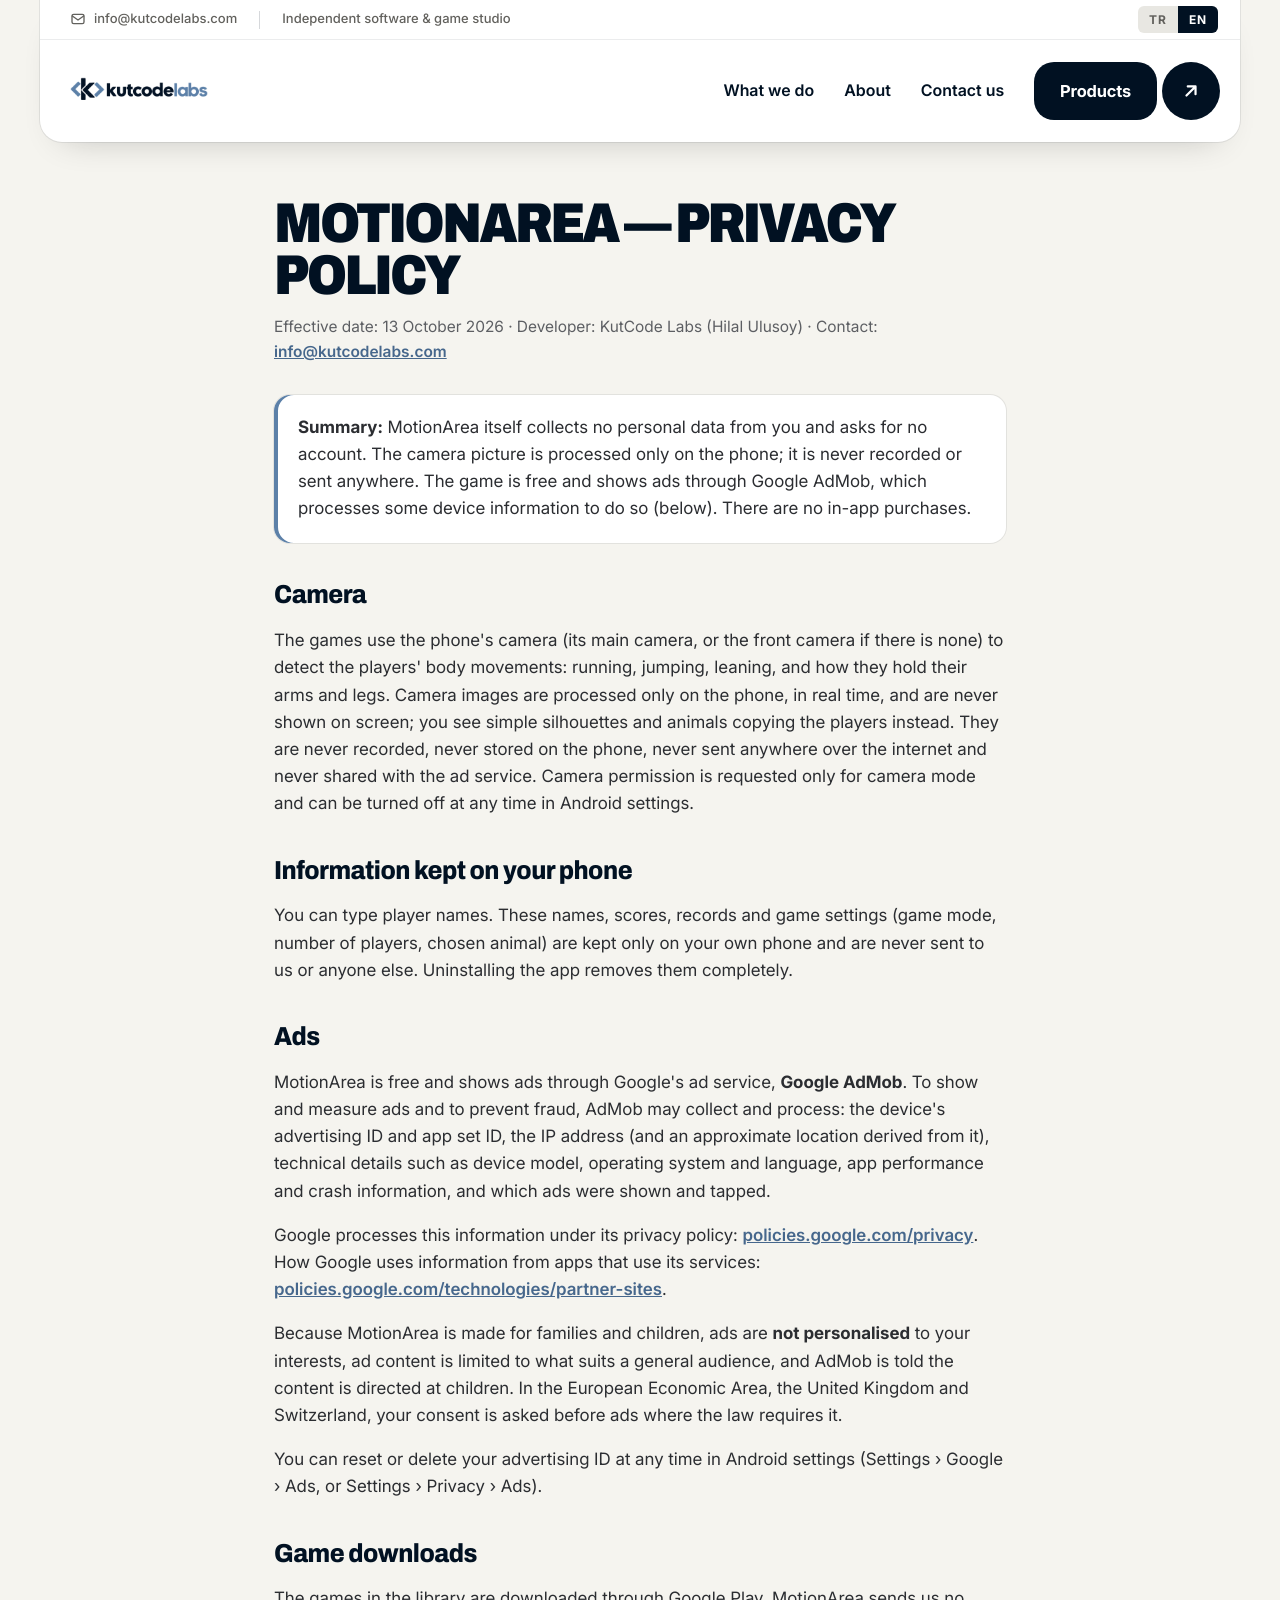
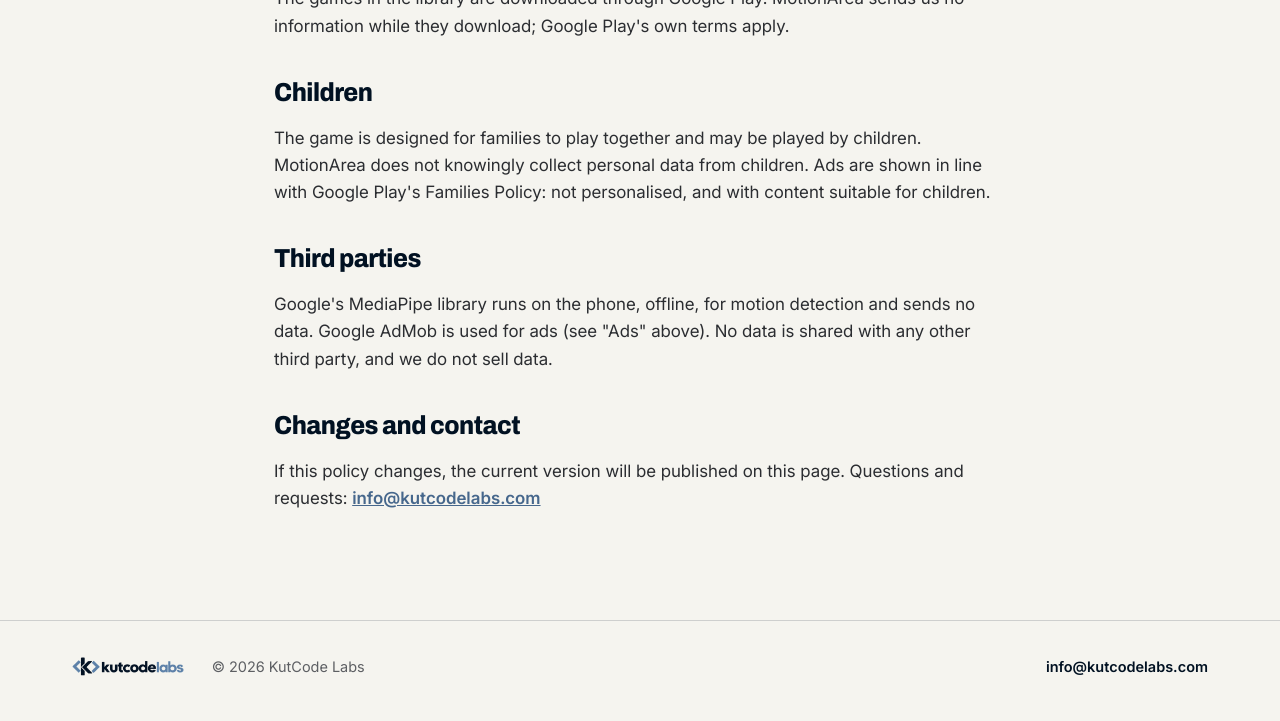
<file: motionarea/privacy/index.html>
<!doctype html>
<html lang="tr" data-lang="tr" data-title-tr="MotionArea Gizlilik Politikası — KutCode Labs" data-title-en="MotionArea Privacy Policy — KutCode Labs">
<head>
<meta charset="utf-8">
<meta name="viewport" content="width=device-width, initial-scale=1, viewport-fit=cover">
<!-- seo:start -->
<title>MotionArea Gizlilik Politikası — KutCode Labs</title>
<meta name="description" content="MotionArea gizlilik politikası: kamera görüntüsü yalnızca telefonda işlenir, kaydedilmez ve gönderilmez. Reklamlar Google AdMob ile kişiselleştirilmeden gösterilir.">
<meta name="keywords" content="MotionArea gizlilik politikası, MotionArea privacy policy, KutCode Labs gizlilik, kamera verisi, Google AdMob, çocuk gizliliği">
<meta name="author" content="KutCode Labs">
<meta name="publisher" content="KutCode Labs">
<meta name="robots" content="index, follow, max-image-preview:large, max-snippet:-1, max-video-preview:-1">
<link rel="canonical" href="https://kutcodelabs.com/motionarea/privacy/">
<meta property="og:type" content="website">
<meta property="og:site_name" content="KutCode Labs">
<meta property="og:title" content="MotionArea Gizlilik Politikası — KutCode Labs">
<meta property="og:description" content="MotionArea gizlilik politikası: kamera görüntüsü yalnızca telefonda işlenir, kaydedilmez ve gönderilmez. Reklamlar Google AdMob ile kişiselleştirilmeden gösterilir.">
<meta property="og:url" content="https://kutcodelabs.com/motionarea/privacy/">
<meta property="og:image" content="https://kutcodelabs.com/img/og-image.jpg">
<meta property="og:image:width" content="1024">
<meta property="og:image:height" content="500">
<meta property="og:image:alt" content="MotionArea">
<meta property="og:locale" content="tr_TR">
<meta property="og:locale:alternate" content="en_US">
<meta name="twitter:card" content="summary_large_image">
<meta name="twitter:title" content="MotionArea Gizlilik Politikası — KutCode Labs">
<meta name="twitter:description" content="MotionArea gizlilik politikası: kamera görüntüsü yalnızca telefonda işlenir, kaydedilmez ve gönderilmez. Reklamlar Google AdMob ile kişiselleştirilmeden gösterilir.">
<meta name="twitter:image" content="https://kutcodelabs.com/img/og-image.jpg">
<meta name="twitter:image:alt" content="MotionArea">
<meta name="theme-color" content="#f5f4ef">
<meta name="application-name" content="KutCode Labs">
<meta name="apple-mobile-web-app-title" content="KutCode Labs">
<link rel="manifest" href="/site.webmanifest">
<script type="application/ld+json">
{
 "@context": "https://schema.org",
 "@graph": [
  {
   "@type": "Organization",
   "@id": "https://kutcodelabs.com/#organization",
   "name": "KutCode Labs",
   "alternateName": "kutcodelabs",
   "url": "https://kutcodelabs.com/",
   "logo": {
    "@type": "ImageObject",
    "url": "https://kutcodelabs.com/img/logo.png",
    "width": 394,
    "height": 120
   }
  },
  {
   "@type": "WebPage",
   "@id": "https://kutcodelabs.com/motionarea/privacy/#webpage",
   "url": "https://kutcodelabs.com/motionarea/privacy/",
   "name": "MotionArea Gizlilik Politikası — KutCode Labs",
   "description": "MotionArea gizlilik politikası: kamera görüntüsü yalnızca telefonda işlenir, kaydedilmez ve gönderilmez. Reklamlar Google AdMob ile kişiselleştirilmeden gösterilir.",
   "inLanguage": [
    "tr",
    "en"
   ],
   "isPartOf": {
    "@id": "https://kutcodelabs.com/#website"
   },
   "about": {
    "@id": "https://kutcodelabs.com/motionarea/#app"
   },
   "publisher": {
    "@id": "https://kutcodelabs.com/#organization"
   },
   "dateModified": "2026-10-13"
  },
  {
   "@type": "BreadcrumbList",
   "itemListElement": [
    {
     "@type": "ListItem",
     "position": 1,
     "name": "KutCode Labs",
     "item": "https://kutcodelabs.com/"
    },
    {
     "@type": "ListItem",
     "position": 2,
     "name": "MotionArea",
     "item": "https://kutcodelabs.com/motionarea/"
    },
    {
     "@type": "ListItem",
     "position": 3,
     "name": "Gizlilik Politikası",
     "item": "https://kutcodelabs.com/motionarea/privacy/"
    }
   ]
  }
 ]
}
</script>
<!-- seo:end -->
<link rel="icon" type="image/png" href="/favicon.png?v=2">
<link rel="apple-touch-icon" href="/apple-touch-icon.png?v=2">
<link rel="preconnect" href="https://fonts.googleapis.com">
<link rel="preconnect" href="https://fonts.gstatic.com" crossorigin>
<link href="https://fonts.googleapis.com/css2?family=Archivo:wdth,wght@62..125,100..900&family=Inter:wght@400;500;600;700;800&display=swap" rel="stylesheet">
<link rel="stylesheet" href="/styles.css?v=15">
<script src="/lang.js?v=5" defer></script>
<script src="/site.js?v=2" defer></script>
</head>
<body>

<header class="hdr" data-open="false">
  <div class="util">
    <a class="u-item" href="mailto:info@kutcodelabs.com"><svg viewBox="0 0 24 24" fill="none" stroke="currentColor" stroke-width="2" stroke-linecap="round" stroke-linejoin="round" aria-hidden="true"><rect x="3" y="5" width="18" height="14" rx="2.5"/><path d="M3.5 7.5l8.5 6 8.5-6"/></svg><span>info@kutcodelabs.com</span></a>
    <span class="u-rule" aria-hidden="true"></span>
    <span class="u-item"><span lang="tr">Bağımsız yazılım ve oyun stüdyosu</span><span lang="en">Independent software &amp; game studio</span></span>
    <div class="lang" role="group" aria-label="Language"><button type="button" data-set="tr">TR</button><button type="button" data-set="en">EN</button></div>
  </div>
  <div class="main-row">
    <a class="brand" href="/" aria-label="KutCode Labs"><img src="/img/logo.png?v=2" alt="kutcodelabs" width="394" height="120"></a>
    <nav class="nav" aria-label="Main navigation">
      <a href="/#what"><span lang="tr">Ne yapıyoruz</span><span lang="en">What we do</span></a>
      <a href="/#about"><span lang="tr">Hakkımızda</span><span lang="en">About</span></a>
      <a href="/#contact"><span lang="tr">İletişim</span><span lang="en">Contact us</span></a>
    </nav>
    <a class="cta-pair" href="/#products"><span class="pill"><span lang="tr">Ürünler</span><span lang="en">Products</span></span><span class="circ"><svg viewBox="0 0 24 24" fill="none" stroke="currentColor" stroke-width="2.4" stroke-linecap="round" stroke-linejoin="round" aria-hidden="true"><path d="M5 12h14M13 6l6 6-6 6"/></svg></span></a>
    <button class="menu-btn" type="button" aria-expanded="false" aria-controls="menu"><span class="burger" aria-hidden="true"><i></i><i></i></span><span lang="tr">Menü</span><span lang="en">Menu</span></button>
  </div>
  <div class="panel" id="menu">
    <a href="/#products"><span lang="tr">Ürünler</span><span lang="en">Products</span></a>
    <a href="/#what"><span lang="tr">Ne yapıyoruz</span><span lang="en">What we do</span></a>
    <a href="/#about"><span lang="tr">Hakkımızda</span><span lang="en">About</span></a>
    <a href="/#contact"><span lang="tr">İletişim</span><span lang="en">Contact</span></a>
    <a href="/motionarea/">MotionArea</a>
    <div class="panel-foot"><a href="mailto:info@kutcodelabs.com">info@kutcodelabs.com</a><div class="lang" role="group" aria-label="Language"><button type="button" data-set="tr">TR</button><button type="button" data-set="en">EN</button></div></div>
  </div>
</header>

<main class="doc">
  <div lang="tr">
    <h1>MotionArea — Gizlilik Politikası</h1>
    <p class="meta">Yürürlük tarihi: 13 Ekim 2026 · Geliştirici: KutCode Labs (Hilal Ulusoy) · İletişim: <a href="mailto:info@kutcodelabs.com">info@kutcodelabs.com</a></p>

    <p class="summary"><strong>Özet:</strong> MotionArea'nın kendisi sizden kişisel veri toplamaz ve hesap açmanızı istemez. Kamera görüntüsü yalnızca telefonda işlenir; kaydedilmez ve hiçbir yere gönderilmez. Oyun ücretsizdir ve Google AdMob ile reklam gösterir; reklamlar için AdMob bazı cihaz bilgilerini işler (aşağıda). Uygulama içi satın alma yoktur.</p>

    <h2>Kamera</h2>
    <p>Oyunlar, oyuncuların vücut hareketlerini (koşma, zıplama, eğilme, kol ve bacakların duruşu) algılamak için telefonun kamerasını (ana kamerayı, yoksa ön kamerayı) kullanır. Kamera görüntüsü yalnızca telefonun içinde, anlık olarak işlenir ve ekranda hiçbir zaman gösterilmez; ekranda yalnızca sade siluetler ve oyuncuları taklit eden hayvanlar görünür. Görüntüler kaydedilmez, telefonda saklanmaz ve internet üzerinden hiçbir yere gönderilmez; reklam hizmetiyle de paylaşılmaz. Kamera izni yalnızca kameralı oyun modu için istenir ve Android ayarlarından istediğiniz zaman kapatılabilir.</p>

    <h2>Telefonda kalan bilgiler</h2>
    <p>İsterseniz oyuncu adları yazabilirsiniz. Bu adlar, skorlar, rekorlar ve oyun ayarları (oyun modu, oyuncu sayısı, seçilen hayvan) yalnızca kendi telefonunuzda saklanır ve bize ya da başka birine gönderilmez. Uygulamayı silerek bu bilgileri tamamen kaldırabilirsiniz.</p>

    <h2>Reklamlar</h2>
    <p>MotionArea ücretsizdir ve Google'ın reklam hizmeti <strong>Google AdMob</strong> ile reklam gösterir. Reklamları gösterebilmek, ölçebilmek ve sahtekârlığı önleyebilmek için AdMob şu bilgileri toplayabilir ve işleyebilir: cihazın reklam kimliği ve uygulama grubu kimliği, IP adresi (ve buna dayalı yaklaşık konum), cihaz modeli, işletim sistemi ve dil gibi teknik bilgiler, uygulamanın performans ve hata bilgileri, gösterilen ve tıklanan reklamlar.</p>
    <p>Bu bilgiler Google tarafından Google'ın gizlilik politikasına göre işlenir: <a href="https://policies.google.com/privacy">policies.google.com/privacy</a>. Google'ın, hizmetlerini kullanan uygulamalardan gelen bilgileri nasıl kullandığı: <a href="https://policies.google.com/technologies/partner-sites">policies.google.com/technologies/partner-sites</a>.</p>
    <p>MotionArea ailelere ve çocuklara yönelik olduğu için reklamlar ilgi alanlarınıza göre <strong>kişiselleştirilmez</strong>, reklam içeriği genel izleyiciye uygun olacak şekilde sınırlandırılır ve AdMob'a içeriğin çocuklara yönelik olduğu bildirilir. Avrupa Ekonomik Alanı, Birleşik Krallık ve İsviçre'de, yasaların gerektirdiği durumlarda reklamlardan önce onayınız istenir.</p>
    <p>Reklam kimliğinizi Android ayarlarından (Ayarlar › Google › Reklamlar ya da Ayarlar › Gizlilik › Reklamlar) istediğiniz zaman sıfırlayabilir veya silebilirsiniz.</p>

    <h2>Oyun indirmeleri</h2>
    <p>Kütüphanedeki oyunlar Google Play üzerinden indirilir. Bu indirme sırasında MotionArea bize herhangi bir bilgi göndermez; Google Play'in kendi koşulları geçerlidir.</p>

    <h2>Çocuklar</h2>
    <p>Oyun ailelerin birlikte oynaması için tasarlanmıştır ve çocuklar tarafından da oynanabilir. MotionArea çocuklardan bilerek kişisel veri toplamaz. Reklamlar Google Play Aileler Politikası'na uygun olarak, kişiselleştirilmeden ve çocuklar için uygun içerikle gösterilir.</p>

    <h2>Üçüncü taraflar</h2>
    <p>Hareket algılama için Google'ın MediaPipe kütüphanesi telefonun içinde, çevrimdışı çalışır ve hiçbir veri göndermez. Reklamlar için Google AdMob kullanılır (yukarıdaki "Reklamlar" bölümü). Bunların dışında hiçbir üçüncü tarafla veri paylaşılmaz; verileri satmayız.</p>

    <h2>Değişiklikler ve iletişim</h2>
    <p>Bu politika değişirse güncel hali bu sayfada yayımlanır. Sorularınız ve talepleriniz için: <a href="mailto:info@kutcodelabs.com">info@kutcodelabs.com</a></p>
  </div>

  <div lang="en">
    <h1>MotionArea — Privacy Policy</h1>
    <p class="meta">Effective date: 13 October 2026 · Developer: KutCode Labs (Hilal Ulusoy) · Contact: <a href="mailto:info@kutcodelabs.com">info@kutcodelabs.com</a></p>

    <p class="summary"><strong>Summary:</strong> MotionArea itself collects no personal data from you and asks for no account. The camera picture is processed only on the phone; it is never recorded or sent anywhere. The game is free and shows ads through Google AdMob, which processes some device information to do so (below). There are no in-app purchases.</p>

    <h2>Camera</h2>
    <p>The games use the phone's camera (its main camera, or the front camera if there is none) to detect the players' body movements: running, jumping, leaning, and how they hold their arms and legs. Camera images are processed only on the phone, in real time, and are never shown on screen; you see simple silhouettes and animals copying the players instead. They are never recorded, never stored on the phone, never sent anywhere over the internet and never shared with the ad service. Camera permission is requested only for camera mode and can be turned off at any time in Android settings.</p>

    <h2>Information kept on your phone</h2>
    <p>You can type player names. These names, scores, records and game settings (game mode, number of players, chosen animal) are kept only on your own phone and are never sent to us or anyone else. Uninstalling the app removes them completely.</p>

    <h2>Ads</h2>
    <p>MotionArea is free and shows ads through Google's ad service, <strong>Google AdMob</strong>. To show and measure ads and to prevent fraud, AdMob may collect and process: the device's advertising ID and app set ID, the IP address (and an approximate location derived from it), technical details such as device model, operating system and language, app performance and crash information, and which ads were shown and tapped.</p>
    <p>Google processes this information under its privacy policy: <a href="https://policies.google.com/privacy">policies.google.com/privacy</a>. How Google uses information from apps that use its services: <a href="https://policies.google.com/technologies/partner-sites">policies.google.com/technologies/partner-sites</a>.</p>
    <p>Because MotionArea is made for families and children, ads are <strong>not personalised</strong> to your interests, ad content is limited to what suits a general audience, and AdMob is told the content is directed at children. In the European Economic Area, the United Kingdom and Switzerland, your consent is asked before ads where the law requires it.</p>
    <p>You can reset or delete your advertising ID at any time in Android settings (Settings › Google › Ads, or Settings › Privacy › Ads).</p>

    <h2>Game downloads</h2>
    <p>The games in the library are downloaded through Google Play. MotionArea sends us no information while they download; Google Play's own terms apply.</p>

    <h2>Children</h2>
    <p>The game is designed for families to play together and may be played by children. MotionArea does not knowingly collect personal data from children. Ads are shown in line with Google Play's Families Policy: not personalised, and with content suitable for children.</p>

    <h2>Third parties</h2>
    <p>Google's MediaPipe library runs on the phone, offline, for motion detection and sends no data. Google AdMob is used for ads (see "Ads" above). No data is shared with any other third party, and we do not sell data.</p>

    <h2>Changes and contact</h2>
    <p>If this policy changes, the current version will be published on this page. Questions and requests: <a href="mailto:info@kutcodelabs.com">info@kutcodelabs.com</a></p>
  </div>
</main>

<footer>
  <div class="wrap">
    <img class="foot-logo" src="/img/logo.png?v=2" alt="kutcodelabs" width="394" height="120">
    <span>© <span id="year">2026</span> KutCode Labs</span>
    <a class="spacer" href="mailto:info@kutcodelabs.com">info@kutcodelabs.com</a>
  </div>
</footer>

</body>
</html>
</file>
<file: styles.css>
/* KutCode Labs — kutcodelabs.com. One stylesheet for every page.
   Warm paper, navy ink and the logo's steel blue; a heavy narrow display face for headlines. */
:root {
  --paper: #f5f4ef;
  --paper-2: #ecebe4;
  --cream: #f9f6f1;
  --card: #ffffff;
  --ink: #011122;
  --ink-soft: #5d5f63;
  --navy: #011122;
  --navy-2: #0b2036;
  --steel: #5c80a8;
  --steel-deep: #46678c;
  --steel-light: #a3bad6;
  --steel-pale: #c9d6e6;
  --sand: #e4d9c4;
  --on-dark: #c9d3e0;
  --line: rgba(1, 17, 34, .08);
  --rule: rgba(1, 17, 34, .16);
  --r: 22px;
  --display: "Archivo", "Arial Black", Impact, system-ui, sans-serif;
  --sans: "Inter", system-ui, -apple-system, "Segoe UI", Roboto, Arial, sans-serif;
  --expo: cubic-bezier(.16, 1, .3, 1);
  --quart: cubic-bezier(.25, 1, .5, 1);
  --quint: cubic-bezier(.22, 1, .36, 1);
  --hdr-h: 142px;
  --max: 1200px;
  --grain: url("data:image/svg+xml,%3Csvg xmlns='http://www.w3.org/2000/svg' width='180' height='180'%3E%3Cfilter id='n'%3E%3CfeTurbulence type='fractalNoise' baseFrequency='.85' numOctaves='3' stitchTiles='stitch'/%3E%3CfeColorMatrix type='saturate' values='0'/%3E%3C/filter%3E%3Crect width='100%25' height='100%25' filter='url(%23n)'/%3E%3C/svg%3E");
}

* { box-sizing: border-box; }
html { scroll-behavior: smooth; scroll-padding-top: 112px; }
body {
  margin: 0; overflow-x: hidden;
  background: var(--paper); color: var(--ink);
  font: 17px/1.6 var(--sans);
  -webkit-font-smoothing: antialiased; text-rendering: geometricPrecision;
}
main { overflow-x: clip; }
img { max-width: 100%; display: block; }
a { color: inherit; }
:focus-visible { outline: 2px solid #3b82f6; outline-offset: 3px; }
h1, h2, h3 { font-family: var(--display); margin: 0; }
h1, h2 { font-weight: 900; font-stretch: 85%; text-transform: uppercase; letter-spacing: -.045em; line-height: .92; }
h3 { font-weight: 800; font-stretch: 92%; letter-spacing: -.02em; line-height: 1.1; }

/* Two languages on every page: only the chosen one shows. */
html[data-lang="tr"] [lang="en"]:not(html), html[data-lang="en"] [lang="tr"]:not(html) { display: none !important; }

.wrap { max-width: var(--max); margin: 0 auto; padding: 0 32px; }
.kicker {
  display: inline-flex; align-items: center; gap: 10px; margin-bottom: 18px;
  font: 700 12.5px var(--sans); letter-spacing: .16em; text-transform: uppercase; color: var(--steel-deep);
}
.kicker::before { content: ""; width: 8px; height: 8px; border-radius: 50%; background: currentColor; }

/* Things ease in as they scroll into view (only when the script runs). */
.js [data-reveal] { opacity: 0; transform: translateY(28px); transition: opacity .9s var(--quint), transform .9s var(--quint); }
.js [data-reveal].in { opacity: 1; transform: none; }

/* ── Buttons: a dark pill, often with a round arrow beside it ── */
.cta-pair { display: inline-flex; align-items: center; gap: 5px; text-decoration: none; color: #fff; }
.pill {
  display: inline-flex; align-items: center; height: 60px; padding: 0 30px; border-radius: 20px;
  background: var(--ink); color: #fff; font: 700 16.5px var(--sans); letter-spacing: -.01em; white-space: nowrap;
}
.circ { flex: none; display: grid; place-items: center; width: 60px; height: 60px; border-radius: 50%; background: var(--ink); color: #fff; transition: transform .45s var(--expo); }
.circ svg { width: 22px; height: 22px; transform: rotate(-45deg); }
.cta-pair:hover .circ, .text-link:hover .circ { transform: rotate(45deg); }
.text-link { display: inline-flex; align-items: center; gap: 12px; font-weight: 800; font-size: 16.5px; text-decoration: none; color: var(--ink); }
.text-link .circ { width: 34px; height: 34px; }
.text-link .circ svg { width: 15px; height: 15px; }
.button {
  display: inline-flex; align-items: center; gap: 10px; height: 56px; padding: 0 26px; border-radius: 18px;
  background: var(--ink); color: #fff; font: 700 16px var(--sans); text-decoration: none; white-space: nowrap;
  transition: background .2s, transform .2s;
}
.button:hover { background: var(--steel-deep); }
.button .arrow { transition: transform .25s; }
.button:hover .arrow { transform: translateX(4px); }
.button.ghost { background: transparent; color: #fff; box-shadow: inset 0 0 0 1.5px rgba(255, 255, 255, .45); }
.button.ghost:hover { background: rgba(255, 255, 255, .1); }
.button.ghost-dark { background: transparent; color: var(--ink); box-shadow: inset 0 0 0 1.5px var(--ink); }
.button.ghost-dark:hover { background: var(--ink); color: #fff; }
.link { font-weight: 700; color: var(--steel-deep); text-decoration: none; border-bottom: 2px solid currentColor; padding-bottom: 2px; }
.link:hover { color: var(--ink); }

/* ── Header: a white card hanging from the top edge ── */
.hdr {
  position: fixed; z-index: 30; top: 0; left: 40px; right: 40px;
  background: #fff; border-radius: 0 0 var(--r) var(--r);
  box-shadow: 0 0 0 1px var(--line), 0 16px 36px -24px rgba(15, 15, 14, .3);
}
.util {
  display: flex; align-items: center; gap: 22px; height: 40px; padding: 0 22px 0 30px; overflow: hidden;
  border-bottom: 1px solid var(--line); font-size: 13px; font-weight: 500; color: #62615d;
  transition: height .4s var(--quint), opacity .3s, border-color .3s;
}
.u-item { display: inline-flex; align-items: center; gap: 8px; text-decoration: none; white-space: nowrap; }
a.u-item:hover { color: var(--ink); }
.u-item svg { width: 16px; height: 16px; flex: none; }
.u-rule { width: 1px; height: 18px; background: var(--rule); }
.lang { display: flex; margin-left: auto; border-radius: 6px; overflow: hidden; background: #e8e7e2; }
.lang button {
  appearance: none; border: 0; background: transparent; color: #62615d; cursor: pointer;
  font: 700 12px var(--sans); letter-spacing: .08em; padding: 6px 11px;
}
html[data-lang="tr"] .lang [data-set="tr"], html[data-lang="en"] .lang [data-set="en"] { background: var(--ink); color: #fff; }
.main-row { display: flex; align-items: center; gap: 30px; height: 102px; padding: 0 20px 0 30px; transition: height .4s var(--quint); }
.brand { display: flex; align-items: center; text-decoration: none; }
.brand img { height: 42px; width: auto; }
.nav { display: flex; align-items: center; gap: 30px; margin-left: auto; font-weight: 600; font-size: 16px; }
.nav a { text-decoration: none; display: inline-flex; align-items: center; gap: 10px; transition: color .2s; }
.nav a:hover { color: var(--steel-deep); }
.nav .dot-arrow { display: grid; place-items: center; width: 24px; height: 24px; border-radius: 50%; background: var(--ink); color: #fff; }
.nav .dot-arrow svg { width: 12px; height: 12px; transform: rotate(-45deg); }
.nav-sep { width: 1px; height: 22px; background: var(--rule); }
.hdr .cta-pair .pill { height: 58px; padding: 0 26px; }
.hdr .cta-pair .circ { width: 58px; height: 58px; }
.menu-btn {
  display: none; appearance: none; border: 0; background: transparent; cursor: pointer; margin-left: auto;
  align-items: center; gap: 10px; font: 700 15px var(--sans); color: var(--ink); padding: 8px 4px;
}
.burger { display: grid; gap: 5px; }
.burger i { display: block; width: 22px; height: 2px; border-radius: 2px; background: currentColor; transition: transform .3s var(--expo); }
.hdr[data-open="true"] .burger i:first-child { transform: translateY(3.5px) rotate(45deg); }
.hdr[data-open="true"] .burger i:last-child { transform: translateY(-3.5px) rotate(-45deg); }
.panel { display: none; }
/* Once the page moves, the strip folds away. */
.hdr.scrolled .util { height: 0; opacity: 0; border-color: transparent; }
.hdr.scrolled .main-row { height: 84px; }

/* ══ Home: headline on the left, a mosaic of the games scrolling forever on the right ══ */
.stage-hero {
  --u: min(1vw, 1.6vh);
  --col: calc(var(--u) * 16.04); --gap: calc(var(--u) * 1.016); --pitch: calc(var(--col) * 1.3758);
  position: relative; height: 100vh; height: 100svh; min-height: 620px; overflow: hidden;
}
.hero-copy {
  position: absolute; z-index: 2; left: calc(var(--u) * 6.7); top: var(--hdr-h); bottom: 0;
  width: calc(var(--u) * 37.5); display: flex; flex-direction: column; justify-content: center; padding-bottom: 2vh;
}
/* Our product, a small tag above the headline. */
.hero-chip {
  align-self: flex-start; display: inline-flex; align-items: center; gap: 10px; margin-bottom: max(16px, calc(var(--u) * 2.2));
  padding: 6px 7px 6px 6px; border-radius: 999px; background: #fff; text-decoration: none; font-size: 14px; color: var(--ink-soft);
  box-shadow: 0 0 0 1px var(--line), 0 12px 26px -20px rgba(15, 15, 14, .45); animation: rise .8s .2s var(--quint) both;
}
.hero-chip img { width: 30px; height: 30px; border-radius: 9px; }
.hero-chip b { color: var(--ink); font-weight: 700; }
.hero-chip .dot-arrow { display: grid; place-items: center; width: 26px; height: 26px; margin-left: 4px; border-radius: 50%; background: var(--ink); color: #fff; transition: transform .45s var(--expo); }
.hero-chip .dot-arrow svg { width: 12px; height: 12px; transform: rotate(-45deg); }
.hero-chip:hover .dot-arrow { transform: rotate(45deg); }
.hero-copy h1 { font-size: calc(var(--u) * 5.75); line-height: .94; letter-spacing: -.06em; -webkit-text-stroke: .012em currentColor; margin-bottom: calc(var(--u) * 2.4); }
.ln { display: block; overflow: hidden; padding: 0 .04em .03em 0; margin-bottom: -.03em; }
.ln > span { display: block; }
.hero-copy p { margin: 0 0 calc(var(--u) * 2.6); font-size: max(16px, calc(var(--u) * 1.4)); line-height: 1.48; color: var(--ink-soft); max-width: 30em; }
.hero-copy p strong { color: var(--ink); font-weight: 700; }
.acts { display: flex; flex-wrap: wrap; align-items: center; gap: 16px 28px; }
.grid {
  position: absolute; z-index: 1; top: 0; bottom: 0; right: calc(var(--u) * 4.84);
  width: calc(var(--col) * 3 + var(--gap) * 2);
}
.col { position: absolute; top: 0; width: var(--col); will-change: transform; }
.js .col { animation: colDown 17.52s linear infinite; }
.js .c2, .js .x1 { animation-name: colUp; }
.c1 { left: 0; top: calc(var(--pitch) * .304); }
.c2 { left: calc(var(--col) + var(--gap)); top: calc(var(--pitch) * -.041); }
.c3 { left: calc((var(--col) + var(--gap)) * 2); top: calc(var(--pitch) * .306); }
.x1 { display: none; left: calc((var(--col) + var(--gap)) * -1); top: calc(var(--pitch) * -.2); }
.x2 { display: none; left: calc((var(--col) + var(--gap)) * -2); top: calc(var(--pitch) * .18); }
@keyframes colDown { from { transform: translate3d(0, 0, 0); } to { transform: translate3d(0, -50%, 0); } }
@keyframes colUp { from { transform: translate3d(0, -50%, 0); } to { transform: translate3d(0, 0, 0); } }
.cell { position: relative; height: calc(var(--pitch) - var(--gap)); margin-bottom: var(--gap); border-radius: var(--r); overflow: hidden; }
.ph { background: var(--navy) var(--pic) var(--pos, 50% 50%) / cover no-repeat; }
.steel { background: var(--steel); }
.pale { background: var(--steel-pale); }
.sand { background: var(--sand); }
.cream { background: var(--cream); box-shadow: inset 0 0 0 1px #e9e6df; }
.dark { background: var(--navy); box-shadow: inset 0 0 0 1px rgba(255, 255, 255, .14); }
.steel::after, .pale::after, .sand::after, .cream::after, .dark::after {
  content: ""; position: absolute; inset: 0; pointer-events: none; background-image: var(--grain); opacity: .13; mix-blend-mode: multiply;
}
.dark::after { opacity: .05; mix-blend-mode: screen; }
.pet img { position: absolute; z-index: 1; left: 5%; width: 90%; height: auto; bottom: -6%; }
/* A whole animal standing in its tile, a soft shadow under its feet. */
.pet.full img { left: 7%; width: 86%; height: 84%; bottom: 8%; object-fit: contain; object-position: 50% 100%; }
.pet.full::before {
  content: ""; position: absolute; z-index: 1; left: 24%; right: 24%; bottom: 6%; height: 6%; border-radius: 50%;
  background: radial-gradient(closest-side, rgba(1, 17, 34, .26), rgba(1, 17, 34, 0));
}
@media (min-aspect-ratio: 187/100) { .x1 { display: block; } }
@media (min-aspect-ratio: 214/100) { .x2 { display: block; } }

/* Entrance, once: the header drops in, the headline rises line by line, the mosaic settles. */
.home .hdr { animation: hdrIn .95s var(--expo) both; }
.home .util > * { animation: fade .6s var(--quart) both; }
.home .util > :nth-child(1) { animation-delay: .34s; }
.home .util > :nth-child(2) { animation-delay: .4s; }
.home .util > :nth-child(3) { animation-delay: .46s; }
.home .util > :nth-child(4) { animation-delay: .52s; }
.home .main-row > * { animation: drop .7s var(--quart) both; animation-delay: .42s; }
.home .main-row > .nav { animation-delay: .5s; }
.home .main-row > .cta-pair { animation-delay: .58s; }
.hero-copy .ln > span { animation: lineUp 1s var(--expo) both; animation-delay: .3s; }
.hero-copy .ln:nth-child(2) > span { animation-delay: .385s; }
.hero-copy .ln:nth-child(3) > span { animation-delay: .47s; }
.hero-copy .ln:nth-child(4) > span { animation-delay: .555s; }
.hero-copy p { animation: rise .9s .7s var(--quint) both; }
.acts > * { animation: rise .8s .82s var(--quint) both; }
.acts > :nth-child(2) { animation-delay: .9s; }
.grid { animation: gridIn 2.1s .15s var(--quint) both; }
@keyframes hdrIn { from { transform: translateY(calc(-100% - 48px)); } to { transform: none; } }
@keyframes fade { from { opacity: 0; } to { opacity: 1; } }
@keyframes drop { from { opacity: 0; transform: translateY(-10px); } to { opacity: 1; transform: none; } }
@keyframes lineUp { from { transform: translateY(110%); } to { transform: none; } }
@keyframes rise { from { opacity: 0; transform: translateY(14px); } to { opacity: 1; transform: none; } }
@keyframes gridIn { from { opacity: 0; transform: translateY(14%); } to { opacity: 1; transform: none; } }

/* ── Band of what we do, running sideways ── */
.marquee { position: relative; z-index: 3; overflow: hidden; background: var(--ink); color: var(--paper); padding: 22px 0; }
.track { display: flex; width: max-content; animation: band 34s linear infinite; }
.track span { display: inline-flex; align-items: center; font: 900 clamp(22px, 2.6vw, 38px)/1 var(--display); font-stretch: 85%; letter-spacing: -.02em; white-space: nowrap; }
.track span::after { content: ""; width: 12px; height: 12px; margin: 0 32px; border-radius: 50%; background: var(--steel); }
@keyframes band { to { transform: translateX(-50%); } }

/* ── What we do ── */
.what { padding: 130px 0 120px; }
.what-head { max-width: 900px; margin-bottom: 52px; }
.what-head h2 { font-size: clamp(42px, 6vw, 92px); }
.bento { display: grid; grid-template-columns: repeat(3, 1fr); grid-template-rows: 270px 270px auto; gap: 14px; }
.tile { position: relative; overflow: hidden; border-radius: var(--r); padding: 30px; display: flex; flex-direction: column; justify-content: flex-end; }
.tile h3 { font-size: 26px; margin-bottom: 8px; }
.tile p { margin: 0; font-size: 16px; }
.tile-play { grid-column: span 2; grid-row: span 2; color: #fff; background: var(--navy); padding: 40px; }
.tile-play img { position: absolute; inset: 0; width: 100%; height: 100%; object-fit: cover; transition: transform 1.4s var(--quint); }
.tile-play:hover img { transform: scale(1.05); }
.tile-play::after { content: ""; position: absolute; inset: 0; background: linear-gradient(0deg, rgba(1, 17, 34, .88), rgba(1, 17, 34, 0) 60%); }
.tile-play .tile-text { position: relative; z-index: 1; max-width: 560px; }
.tile-play h3 { font-size: clamp(30px, 3.4vw, 50px); font-weight: 900; font-stretch: 85%; text-transform: uppercase; letter-spacing: -.04em; line-height: .95; margin-bottom: 12px; }
.tile-play p { color: var(--on-dark); font-size: 17.5px; }
.tile-ai { background: var(--navy); color: #fff; }
.tile-ai::after, .tile-free::after, .tile-pets::after {
  content: ""; position: absolute; inset: 0; pointer-events: none; background-image: var(--grain); opacity: .13; mix-blend-mode: multiply;
}
.tile-ai::after { opacity: .05; mix-blend-mode: screen; }
.tile-ai p { color: var(--on-dark); }
.tile-free { background: var(--steel); color: #fff; }
.tile-free p { color: rgba(255, 255, 255, .88); }
.tile-ai > *, .tile-free > *, .tile-pets > * { position: relative; z-index: 1; }
.ic { width: 54px; height: 54px; border-radius: 50%; background: rgba(255, 255, 255, .14); display: grid; place-items: center; margin-bottom: auto; }
.ic::before { content: ""; width: 26px; height: 26px; background: #fff; -webkit-mask: var(--icon) center / contain no-repeat; mask: var(--icon) center / contain no-repeat; }
.tile-pets {
  grid-column: span 3; background: var(--cream); box-shadow: inset 0 0 0 1px #e9e6df;
  flex-direction: row; align-items: center; justify-content: space-between; gap: 30px; padding: 44px 24px 0 48px; min-height: 270px;
}
.tile-pets .tile-text { flex: 0 1 400px; padding-bottom: 44px; }
.tile-pets h3 { font-size: clamp(30px, 3vw, 46px); font-weight: 900; font-stretch: 85%; text-transform: uppercase; letter-spacing: -.04em; line-height: .95; margin-bottom: 12px; }
.tile-pets p { color: var(--ink-soft); font-size: 17px; }
.pets-row { display: flex; align-items: flex-end; align-self: flex-end; justify-content: flex-end; min-width: 0; }
.pets-row img { width: min(12.5vw, 180px); min-width: 0; height: auto; margin: 0 -1vw -16px; transform-origin: 50% 100%; transition: transform .35s var(--quint); }
.pets-row img:hover { transform: scale(1.08) rotate(-3deg); }

/* ── Products ── */
.products { padding: 20px 0 130px; }
.product {
  display: grid; grid-template-columns: 1fr 1.1fr; gap: 60px; align-items: center;
  background: var(--card); border-radius: var(--r); padding: 52px; box-shadow: 0 0 0 1px var(--line), 0 24px 50px -36px rgba(15, 15, 14, .35);
}
.product-id { display: flex; align-items: center; gap: 16px; margin-bottom: 26px; }
.product-id img { width: 64px; height: 64px; border-radius: 18px; }
.product-id h3 { font-size: 34px; font-weight: 900; font-stretch: 85%; text-transform: uppercase; letter-spacing: -.04em; }
.status { font-size: 13.5px; font-weight: 600; color: var(--ink-soft); }
.product-line { font: 800 clamp(22px, 2.2vw, 30px)/1.15 var(--display); font-stretch: 92%; letter-spacing: -.02em; margin: 0 0 12px; }
.product-text > p:not(.product-line) { color: var(--ink-soft); margin: 0 0 22px; }
.chips { list-style: none; padding: 0; margin: 0 0 32px; display: flex; flex-wrap: wrap; gap: 8px; }
.chips li { font-size: 13.5px; font-weight: 600; padding: 6px 13px; border-radius: 999px; background: var(--paper); box-shadow: inset 0 0 0 1px var(--rule); }
.product .cta { display: flex; flex-wrap: wrap; align-items: center; gap: 24px; }
.mosaic { display: grid; grid-template-columns: repeat(2, 1fr); gap: 12px; padding-bottom: 24px; }
.mosaic img { width: 100%; height: auto; aspect-ratio: 16 / 10; object-fit: cover; border-radius: 16px; transition: transform .45s var(--quint); }
.mosaic img:nth-child(even) { transform: translateY(24px); }
.mosaic:hover img { transform: translateY(-4px); }
.mosaic:hover img:nth-child(even) { transform: translateY(18px); }
.lab {
  margin-top: 14px; display: flex; align-items: center; justify-content: space-between; gap: 24px;
  padding: 32px 40px; border: 1.5px dashed var(--rule); border-radius: var(--r);
}
.lab h3 { font-size: 24px; margin-bottom: 4px; }
.lab p { margin: 0; color: var(--ink-soft); }

/* ── About ── */
.about { padding: 120px 0; background: var(--paper-2); }
.statement { font: 800 clamp(30px, 3.8vw, 58px)/1.08 var(--display); font-stretch: 88%; letter-spacing: -.035em; max-width: 1080px; margin: 0 0 64px; }
.statement em { font-style: normal; color: var(--steel-deep); }
.about-grid { display: grid; grid-template-columns: 1fr 1fr; gap: 72px; }
.about-text p { font-size: 18px; color: var(--ink-soft); margin: 0 0 18px; }
.values { list-style: none; margin: 0; padding: 0; }
.values li { display: grid; grid-template-columns: 64px 1fr; gap: 12px; padding: 22px 0; border-top: 1px solid var(--rule); }
.values li:last-child { border-bottom: 1px solid var(--rule); }
.values b { font: 900 18px var(--display); color: var(--steel-deep); padding-top: 2px; }
.values h3 { font-size: 22px; margin-bottom: 4px; }
.values p { margin: 0; color: var(--ink-soft); font-size: 16px; }

/* ── Contact ── */
.contact { padding: 120px 0; }
.contact-card { position: relative; overflow: hidden; border-radius: var(--r); padding: 80px 68px; color: #fff; background: var(--navy); }
.contact-card::after { content: ""; position: absolute; inset: 0; pointer-events: none; background-image: var(--grain); opacity: .05; mix-blend-mode: screen; }
.contact-text { position: relative; z-index: 1; max-width: 620px; }
.contact .kicker { color: var(--steel-light); }
.contact h2 { font-size: clamp(50px, 8vw, 128px); margin-bottom: 22px; }
.contact p { color: var(--on-dark); font-size: 18px; margin: 0 0 30px; max-width: 520px; }
.mail {
  display: inline-flex; align-items: center; gap: 12px; color: #fff; text-decoration: none;
  font: 800 clamp(22px, 2.8vw, 34px) var(--display); font-stretch: 92%; letter-spacing: -.02em;
  border-bottom: 3px solid var(--steel); padding-bottom: 4px; transition: gap .2s;
}
.mail:hover { gap: 20px; }
.peek { position: absolute; right: 5%; bottom: -24px; width: min(30%, 320px); height: auto; transform: rotate(-6deg); }
.contact-card.in .peek { animation: peek 1.1s .35s cubic-bezier(.2, .8, .3, 1.15) both; }
@keyframes peek { from { transform: translateY(75%) rotate(-6deg); } to { transform: rotate(-6deg); } }

/* ── Footer ── */
footer { border-top: 1px solid var(--rule); padding: 30px 0 36px; font-size: 14.5px; color: var(--ink-soft); }
footer .wrap { display: flex; flex-wrap: wrap; gap: 14px 28px; align-items: center; }
footer .foot-logo { height: 34px; width: auto; }
footer a { color: var(--ink); text-decoration: none; font-weight: 600; }
footer a:hover { color: var(--steel-deep); }
footer .spacer { margin-left: auto; }

/* ══ MotionArea page ══ */
.hero {
  position: relative; color: #fff; overflow: hidden; background: var(--navy);
  min-height: 100vh; min-height: 100svh; display: flex; flex-direction: column; padding-top: var(--hdr-h);
}
.hero > .wrap { width: 100%; }
.slides { position: absolute; inset: 0; }
.slide { position: absolute; inset: 0; background: center / cover no-repeat; opacity: 0; transform: scale(1.03); transition: opacity 1s ease; }
.slide.on { opacity: 1; animation: drift 5s linear forwards; }
@keyframes drift { from { transform: scale(1.03); } to { transform: scale(1.12); } }
.hero::before {
  content: ""; position: absolute; inset: 0; z-index: 1;
  background: linear-gradient(90deg, rgba(1, 17, 34, .94) 0%, rgba(1, 17, 34, .72) 45%, rgba(1, 17, 34, .1) 85%),
              linear-gradient(0deg, rgba(1, 17, 34, .9) 0%, rgba(1, 17, 34, 0) 38%);
}
.hero-body { position: relative; z-index: 2; flex: 1; display: flex; flex-direction: column; justify-content: center; padding-top: 40px; padding-bottom: 40px; }
.hero-body > * { animation: rise 1s var(--quint) both; }
.hero-body > :nth-child(2) { animation-delay: .1s; }
.hero-body > :nth-child(3) { animation-delay: .2s; }
.hero-body > :nth-child(4) { animation-delay: .3s; }
.badge {
  align-self: flex-start; display: inline-flex; align-items: center; gap: 12px;
  padding: 6px 18px 6px 6px; border-radius: 999px; font-size: 14.5px; color: #fff;
  background: rgba(255, 255, 255, .1); border: 1px solid rgba(255, 255, 255, .18);
  backdrop-filter: blur(8px); -webkit-backdrop-filter: blur(8px);
}
.badge img { width: 34px; height: 34px; border-radius: 10px; }
.badge strong { font-weight: 700; }
.badge span span { color: var(--on-dark); }
.hero h1 { font-size: clamp(44px, 7vw, 108px); letter-spacing: -.055em; margin: 26px 0 22px; max-width: 1000px; }
.hero h1 em { font-style: normal; color: var(--steel-light); }
.hero .lead { font-size: clamp(17px, 1.6vw, 20px); max-width: 580px; margin: 0 0 34px; color: var(--on-dark); }
.cta { display: flex; flex-wrap: wrap; gap: 14px; align-items: center; }
.hero .button { background: #fff; color: var(--ink); }
.hero .button:hover { background: var(--steel-pale); }
.hero .button.ghost { background: transparent; color: #fff; }
.pick { position: relative; z-index: 2; display: grid; grid-template-columns: repeat(6, 1fr); gap: 12px; padding-bottom: 40px; }
.pick button {
  appearance: none; border: 0; padding: 0; margin: 0; cursor: pointer; position: relative; overflow: hidden;
  border-radius: 14px; background: var(--navy-2); color: #fff; text-align: left; opacity: .62;
  box-shadow: 0 0 0 2px transparent; transition: opacity .25s, transform .25s, box-shadow .25s;
}
.pick button:hover { opacity: .95; transform: translateY(-3px); }
.pick button.on { opacity: 1; box-shadow: 0 0 0 2px #fff; }
.pick img { width: 100%; height: auto; aspect-ratio: 16 / 10; object-fit: cover; }
.pick button::after { content: ""; position: absolute; inset: 0; background: linear-gradient(0deg, rgba(1, 17, 34, .85), rgba(1, 17, 34, 0) 65%); }
.pick button > span { position: absolute; z-index: 1; left: 12px; right: 8px; bottom: 10px; font: 600 13.5px/1.2 var(--sans); }
.pick i { position: absolute; z-index: 2; left: 0; bottom: 0; height: 3px; width: 100%; background: var(--steel-light); transform-origin: left; transform: scaleX(0); }
.pick button.on i { animation: fill var(--every, 3500ms) linear forwards; }
@keyframes fill { to { transform: scaleX(1); } }

.games { padding: 130px 0 70px; }
.games-head h2 { font-size: clamp(44px, 6.6vw, 100px); }
.swipe { display: none; }
.show { display: grid; grid-template-columns: 1.3fr 1fr; gap: 72px; margin-top: 56px; }
.stage {
  position: sticky; top: 120px; height: min(64vh, 580px); border-radius: var(--r); overflow: hidden; background: var(--navy);
  --accent: #6f9e7f; box-shadow: 0 40px 90px -40px var(--accent); transition: box-shadow .6s;
}
.stage img { position: absolute; inset: 0; width: 100%; height: 100%; object-fit: cover; opacity: 0; transform: scale(1.08); transition: opacity .6s ease, transform 1.4s var(--quint); }
.stage img.on { opacity: 1; transform: none; }
.stage::after { content: ""; position: absolute; inset: 0; background: linear-gradient(0deg, rgba(1, 17, 34, .7), rgba(1, 17, 34, 0) 45%); }
.stage-num { position: absolute; z-index: 1; left: 26px; bottom: 4px; font: 900 130px/1 var(--display); font-stretch: 80%; letter-spacing: -.05em; color: #fff; }
.list { padding: 0 0 22vh; }
.g { min-height: 58vh; display: flex; flex-direction: column; justify-content: center; opacity: .25; transition: opacity .45s; }
.g.on { opacity: 1; }
.g-img { display: none; }
.g-top { display: flex; align-items: center; gap: 14px; margin-bottom: 16px; }
.num { font: 900 16px var(--display); color: var(--accent); letter-spacing: .02em; }
.tag { font-size: 12px; font-weight: 700; letter-spacing: .1em; text-transform: uppercase; padding: 4px 11px; border-radius: 999px; box-shadow: inset 0 0 0 1px var(--rule); }
.g h3 { font-size: clamp(32px, 3.6vw, 52px); font-weight: 900; font-stretch: 85%; text-transform: uppercase; letter-spacing: -.04em; line-height: .95; margin-bottom: 14px; }
.g p { font-size: 18px; color: var(--ink-soft); max-width: 460px; margin: 0 0 22px; }
.moves { list-style: none; padding: 0; margin: 0; display: flex; flex-wrap: wrap; gap: 8px; }
.moves li { font-weight: 600; font-size: 14px; padding: 7px 15px; border-radius: 999px; border: 1.5px solid var(--accent); }

.animals { position: relative; background: var(--paper-2); padding: 120px 0 110px; overflow: hidden; }
.animals .wrap { position: relative; }
.animals-head { text-align: center; max-width: 760px; margin: 0 auto; }
.animals-head h2 { font-size: clamp(42px, 6vw, 92px); margin-bottom: 18px; }
.animals-head p { margin: 0; color: var(--ink-soft); font-size: 18px; }
.zoo { display: grid; grid-template-columns: repeat(4, 1fr); gap: 16px; padding-top: 120px; }
.pet { margin: 0; text-align: center; }
.js .pet[data-reveal] { transition-delay: calc(var(--d) * .3); }
.pet-card { position: relative; padding-top: 64%; border-radius: var(--r); background: var(--tint); clip-path: inset(-160px 0 0 0 round var(--r)); }
.pet-card img {
  position: absolute; left: 2%; width: 96%; height: auto; bottom: -16px;
  transform-origin: 50% 100%; animation: sway 3.4s ease-in-out infinite; animation-delay: var(--d); transition: scale .3s var(--quint);
}
.pet:hover .pet-card img { scale: 1.06; }
@keyframes sway { 0%, 100% { transform: rotate(-2.5deg); } 50% { transform: rotate(2.5deg); } }
.pet figcaption { margin-top: 16px; font: 800 20px var(--display); font-stretch: 92%; }
.numbers { display: grid; grid-template-columns: repeat(4, 1fr); margin-top: 80px; border-top: 1px solid var(--rule); }
.numbers div { padding: 30px 10px 0; text-align: center; }
.numbers b { display: block; font: 900 clamp(48px, 6vw, 84px)/1 var(--display); font-stretch: 80%; color: var(--steel-deep); letter-spacing: -.04em; margin-bottom: 6px; }
.numbers span { font-weight: 600; color: var(--ink-soft); }

.how { position: relative; background: var(--navy); color: #fff; padding: 130px 0; overflow: hidden; }
.how::before {
  content: ""; position: absolute; inset: 0; pointer-events: none;
  background-image: radial-gradient(rgba(255, 255, 255, .08) 1px, transparent 1.2px); background-size: 26px 26px;
  -webkit-mask-image: linear-gradient(180deg, #000, transparent 85%); mask-image: linear-gradient(180deg, #000, transparent 85%);
}
.how .wrap { position: relative; z-index: 1; }
.how .kicker { color: var(--steel-light); }
.how-head h2 { font-size: clamp(42px, 6vw, 92px); margin-bottom: 16px; }
.how-head p { margin: 0; color: var(--on-dark); font-size: 18px; }
.steps { list-style: none; padding: 0; margin: 80px 0 0; display: grid; grid-template-columns: repeat(4, 1fr); gap: 36px; position: relative; }
.js .steps[data-reveal] { opacity: 1; transform: none; }
.steps::before {
  content: ""; position: absolute; left: 36px; right: 0; top: 35px; height: 2px;
  background: linear-gradient(90deg, var(--steel), rgba(92, 128, 168, .14));
  transform-origin: left; transform: scaleX(0); transition: transform 1.6s var(--quint) .2s;
}
.steps.in::before, html:not(.js) .steps::before { transform: none; }
.steps li { position: relative; }
.js .steps li { opacity: 0; transform: translateY(24px); transition: opacity .8s var(--quint), transform .8s var(--quint); }
.js .steps.in li { opacity: 1; transform: none; }
.js .steps.in li:nth-child(2) { transition-delay: .18s; }
.js .steps.in li:nth-child(3) { transition-delay: .36s; }
.js .steps.in li:nth-child(4) { transition-delay: .54s; }
.dot { position: relative; z-index: 1; display: grid; place-items: center; width: 72px; height: 72px; border-radius: 50%; background: var(--steel); box-shadow: 0 0 0 8px var(--navy); }
.dot::before { content: ""; width: 34px; height: 34px; background: #fff; -webkit-mask: var(--icon) center / contain no-repeat; mask: var(--icon) center / contain no-repeat; }
.step-num { display: block; margin: 28px 0 6px; font: 900 16px var(--display); color: var(--steel-light); letter-spacing: .04em; }
.steps h3 { font-size: 24px; margin-bottom: 8px; }
.steps p { margin: 0; color: var(--on-dark); font-size: 16px; }

.privacy { padding: 130px 0 0; }
.privacy .wrap { display: grid; grid-template-columns: 1.1fr 1fr; gap: 72px; align-items: center; }
.privacy h2 { font-size: clamp(40px, 5vw, 76px); margin-bottom: 22px; }
.privacy p { font-size: 18px; color: var(--ink-soft); max-width: 520px; margin: 0 0 26px; }
.checks { list-style: none; margin: 0; padding: 24px; display: grid; gap: 10px; background: var(--navy); color: #fff; border-radius: var(--r); }
.checks li { display: flex; align-items: center; gap: 14px; padding: 15px 18px; border-radius: 14px; background: rgba(255, 255, 255, .06); font-weight: 600; font-size: 17px; }
.checks li::before {
  content: ""; flex: 0 0 30px; height: 30px; border-radius: 50%;
  background: var(--steel) url("data:image/svg+xml,%3Csvg xmlns='http://www.w3.org/2000/svg' viewBox='0 0 24 24' fill='none' stroke='white' stroke-width='3' stroke-linecap='round' stroke-linejoin='round'%3E%3Cpath d='M5 12.5l4.5 4.5L19 7.5'/%3E%3C/svg%3E") center / 16px no-repeat;
}

/* FAQ: a question per line; tapping one opens its answer. */
.faq { padding: 130px 0 0; }
.faq h2 { font-size: clamp(40px, 5vw, 76px); margin-bottom: 40px; }
.faq-list { max-width: 960px; border-top: 1px solid var(--rule); }
.faq details { border-bottom: 1px solid var(--rule); }
.faq summary {
  list-style: none; cursor: pointer; display: flex; align-items: center; justify-content: space-between; gap: 20px; padding: 22px 0;
  font: 800 clamp(19px, 1.8vw, 25px)/1.25 var(--display); font-stretch: 92%; letter-spacing: -.02em;
}
.faq summary::-webkit-details-marker { display: none; }
.faq summary::after {
  content: "+"; flex: none; display: grid; place-items: center; width: 36px; height: 36px; border-radius: 50%;
  background: var(--ink); color: #fff; font: 500 22px/1 var(--sans); transition: transform .35s var(--expo);
}
.faq details[open] summary::after { transform: rotate(45deg); }
.faq summary:hover { color: var(--steel-deep); }
.faq details p { margin: 0 0 24px; max-width: 780px; color: var(--ink-soft); font-size: 17px; }

/* ── Policy pages ── */
.doc { max-width: 780px; margin: 0 auto; padding: calc(var(--hdr-h) + 56px) 24px 90px; }
.doc h1 { font-size: clamp(36px, 5vw, 56px); margin-bottom: 14px; }
.doc > .brand { margin-bottom: 40px; }
.doc > .brand img { height: 44px; width: auto; }
.doc .meta { color: var(--ink-soft); margin: 0 0 30px; font-size: 15.5px; }
.doc h2 { font-size: 26px; margin: 38px 0 10px; letter-spacing: -.02em; text-transform: none; font-weight: 800; font-stretch: 92%; line-height: 1.15; }
.doc p, .doc li { color: #2b2d31; }
.doc .summary { background: var(--card); border-radius: 16px; padding: 20px 24px; box-shadow: inset 4px 0 0 var(--steel), 0 0 0 1px var(--line); }
.doc a { color: var(--steel-deep); font-weight: 600; }
.doc-404 { padding-top: 64px; }

/* ── Smaller screens ── */
@media (max-width: 1180px) {
  .util { padding-left: 24px; }
  .nav { gap: 22px; font-size: 15px; }
}
/* Below this the header folds into a menu. */
@media (max-width: 1000px) {
  :root { --hdr-h: 76px; }
  html { scroll-padding-top: 88px; }
  .hdr { left: 12px; right: 12px; border-radius: 0 0 18px 18px; }
  .util, .nav, .main-row > .cta-pair { display: none; }
  .main-row { height: 64px; padding: 0 14px 0 18px; }
  .hdr.scrolled .main-row { height: 64px; }
  .brand img { height: 34px; }
  .menu-btn { display: inline-flex; }
  .panel {
    display: grid; overflow: hidden; max-height: 0; padding: 0 18px; visibility: hidden;
    transition: max-height .5s var(--quint), padding .5s var(--quint), visibility 0s .5s;
  }
  .hdr[data-open="true"] .panel { max-height: 80vh; padding: 6px 18px 20px; visibility: visible; transition-delay: 0s; }
  .panel > a { padding: 13px 0; border-top: 1px solid var(--line); text-decoration: none; font: 900 28px/1.05 var(--display); font-stretch: 85%; text-transform: uppercase; letter-spacing: -.03em; opacity: 0; transform: translateY(8px); transition: opacity .4s, transform .4s var(--quint); }
  .hdr[data-open="true"] .panel > a { opacity: 1; transform: none; }
  .hdr[data-open="true"] .panel > a:nth-child(2) { transition-delay: .04s; }
  .hdr[data-open="true"] .panel > a:nth-child(3) { transition-delay: .08s; }
  .hdr[data-open="true"] .panel > a:nth-child(4) { transition-delay: .12s; }
  .hdr[data-open="true"] .panel > a:nth-child(5) { transition-delay: .16s; }
  .panel-foot { display: flex; align-items: center; gap: 16px; padding-top: 16px; border-top: 1px solid var(--line); font-size: 14px; color: #62615d; }
  .panel-foot a { text-decoration: none; }
  .show { display: block; margin-top: 34px; }
  .stage { display: none; }
  .swipe { display: inline-block; margin-top: 18px; font-weight: 600; font-size: 15px; color: var(--ink-soft); }
  .list { display: flex; gap: 14px; overflow-x: auto; scroll-snap-type: x mandatory; scroll-padding: 0 32px; margin: 0 -32px; padding: 6px 32px 30px; scrollbar-width: none; }
  .list::-webkit-scrollbar { display: none; }
  .g { flex: 0 0 min(78%, 400px); min-height: 0; opacity: 1; justify-content: flex-start; scroll-snap-align: start; background: var(--card); border-radius: var(--r); overflow: hidden; box-shadow: 0 0 0 1px var(--line); }
  .g-img { display: block; width: 100%; height: auto; aspect-ratio: 16 / 10; object-fit: cover; }
  .g-text { padding: 20px 20px 24px; border-top: 4px solid var(--accent); }
  .g h3 { font-size: 30px; margin-bottom: 8px; }
  .g p { font-size: 15.5px; margin-bottom: 16px; }
  .moves li { font-size: 13px; padding: 5px 12px; }
  .zoo { grid-template-columns: repeat(2, 1fr); row-gap: 120px; }
  .steps { grid-template-columns: repeat(2, 1fr); row-gap: 54px; }
  .steps::before { display: none; }
  .privacy .wrap { grid-template-columns: 1fr; gap: 44px; }
  .bento { grid-template-columns: 1fr 1fr; grid-template-rows: none; }
  .tile-play { grid-column: span 2; grid-row: auto; min-height: 400px; }
  .tile-ai, .tile-free { min-height: 260px; }
  .tile-pets { grid-column: span 2; }
  .product { grid-template-columns: 1fr; padding: 36px; gap: 40px; }
  .about-grid { grid-template-columns: 1fr; gap: 36px; }
  .contact-text { max-width: 60%; }
}
/* Home hero, portrait and narrow screens: the headline on top, the mosaic filling the rest of the screen. */
@media not all and (min-aspect-ratio: 21/20) and (min-width: 860px) {
  .stage-hero {
    --tm: clamp(16px, 4.3vw, 40px);
    --gap: clamp(8px, 2vw, 13px); --col: calc((100vw - var(--tm) * 2 - var(--gap) * 2) / 3); --pitch: calc(var(--col) * 1.3758);
    --r: clamp(14px, 3.6vw, 22px);
    height: auto; min-height: 100vh; min-height: 100svh; display: flex; flex-direction: column;
    padding-top: calc(var(--hdr-h) + clamp(20px, 5vw, 44px));
  }
  .hero-copy { position: relative; left: auto; top: auto; bottom: auto; width: auto; padding: 0 var(--tm); display: block; }
  .hero-copy h1 { font-size: clamp(46px, 13.2vw, 96px); margin-bottom: 18px; }
  .hero-copy p { font-size: 16.5px; margin-bottom: 24px; }
  .grid { position: relative; right: auto; top: auto; bottom: auto; flex: 1; min-height: max(300px, 44svh); margin: 30px var(--tm) 0; width: auto; overflow: hidden; border-radius: var(--r) var(--r) 0 0; }
  .c1 { top: calc(var(--pitch) * -.32); }
  .c2 { top: calc(var(--pitch) * -.7); }
  .c3 { top: calc(var(--pitch) * -.12); }
  .x1, .x2 { display: none !important; }
}
/* Phones on their side: headline left, mosaic right, all on one screen. */
@media (min-aspect-ratio: 3/2) and (max-height: 560px) and (min-width: 560px) {
  .stage-hero { --u: min(1vw, 1.6vh); --col: calc(var(--u) * 14); --gap: calc(var(--u) * 1); --pitch: calc(var(--col) * 1.3758); display: block; height: 100svh; min-height: 0; padding-top: 0; }
  .hero-copy { position: absolute; left: 24px; top: var(--hdr-h); bottom: 0; width: 46vw; padding: 0; display: flex; }
  .hero-copy h1 { font-size: min(9vh, 4.6vw); margin-bottom: 12px; }
  .hero-copy p { font-size: 13.5px; margin-bottom: 14px; }
  .acts .pill { height: 46px; padding: 0 20px; font-size: 14.5px; }
  .acts .circ { width: 46px; height: 46px; }
  .grid { position: absolute; right: 24px; top: 0; bottom: 0; margin: 0; flex: none; min-height: 0; width: calc(var(--col) * 3 + var(--gap) * 2); border-radius: 0; overflow: visible; }
  .c1 { top: calc(var(--pitch) * .2); }
  .c2 { top: calc(var(--pitch) * -.1); }
  .c3 { top: calc(var(--pitch) * .3); }
}
@media (max-width: 680px) {
  body { font-size: 16px; }
  .wrap { padding: 0 18px; }
  .acts { gap: 14px 22px; }
  .pill { height: 54px; padding: 0 24px; font-size: 15.5px; }
  .circ { width: 54px; height: 54px; }
  .hero::before { background: linear-gradient(0deg, rgba(1, 17, 34, .96) 8%, rgba(1, 17, 34, .72) 55%, rgba(1, 17, 34, .55)); }
  .hero h1 { margin: 22px 0 18px; }
  .badge { font-size: 13px; }
  .pick { gap: 6px; padding-bottom: 26px; }
  .pick button { border-radius: 10px; }
  .pick img { aspect-ratio: 1; }
  .pick button > span { display: none; }
  .marquee { padding: 16px 0; }
  .what, .games, .animals, .how { padding: 88px 0; }
  .products { padding: 0 0 88px; }
  .about, .contact { padding: 88px 0; }
  .privacy { padding-top: 88px; }
  .faq { padding-top: 88px; }
  .faq h2 { margin-bottom: 28px; }
  .games { padding-bottom: 40px; }
  .list { margin: 0 -18px; padding: 6px 18px 26px; scroll-padding: 0 18px; }
  .g { flex-basis: 84%; }
  .what-head { margin-bottom: 34px; }
  .bento { grid-template-columns: 1fr; gap: 12px; }
  .tile-play, .tile-pets { grid-column: auto; }
  .tile-play { min-height: 360px; padding: 26px; }
  .tile-ai, .tile-free { min-height: 230px; padding: 26px; }
  .tile-pets { flex-direction: column; align-items: stretch; padding: 30px 24px 0; gap: 18px; }
  .tile-pets .tile-text { flex: none; padding-bottom: 0; }
  .pets-row { width: 100%; justify-content: center; }
  .pets-row img { width: 28%; margin: 0 -3% -10px; }
  .product { padding: 24px; }
  .mosaic { gap: 8px; }
  .mosaic img:nth-child(even) { transform: translateY(14px); }
  .lab { flex-direction: column; align-items: flex-start; padding: 26px 22px; }
  .statement { margin-bottom: 40px; }
  .values li { grid-template-columns: 48px 1fr; }
  .zoo { gap: 12px; row-gap: 90px; padding-top: 90px; }
  .pet-card { clip-path: inset(-120px 0 0 0 round 18px); border-radius: 18px; }
  .pet figcaption { font-size: 17px; margin-top: 12px; }
  .numbers { grid-template-columns: repeat(2, 1fr); margin-top: 60px; }
  .numbers div { padding-top: 24px; }
  .steps { grid-template-columns: 1fr; row-gap: 40px; margin-top: 56px; }
  .steps::before { display: block; left: 31px; top: 30px; bottom: 30px; right: auto; width: 2px; height: auto; transform-origin: top; transform: scaleY(0); background: linear-gradient(180deg, var(--steel), rgba(92, 128, 168, .14)); }
  .steps.in::before { transform: none; }
  .steps li { padding-left: 88px; }
  .dot { position: absolute; left: 0; top: 0; width: 62px; height: 62px; }
  .dot::before { width: 28px; height: 28px; }
  .step-num { margin-top: 2px; }
  .checks { padding: 16px; }
  .checks li { font-size: 16px; padding: 13px 14px; }
  .contact-card { padding: 50px 24px 230px; }
  .contact-text { max-width: none; }
  .peek { width: 210px; right: 50%; margin-right: -105px; bottom: -20px; }
  footer .spacer { margin-left: 0; }
}
@media (prefers-reduced-motion: reduce) {
  *, *::before, *::after { animation: none !important; transition-duration: .01s !important; }
  .js [data-reveal], .js .steps li { opacity: 1; transform: none; }
  .steps::before { transform: none; }
}
</file>
